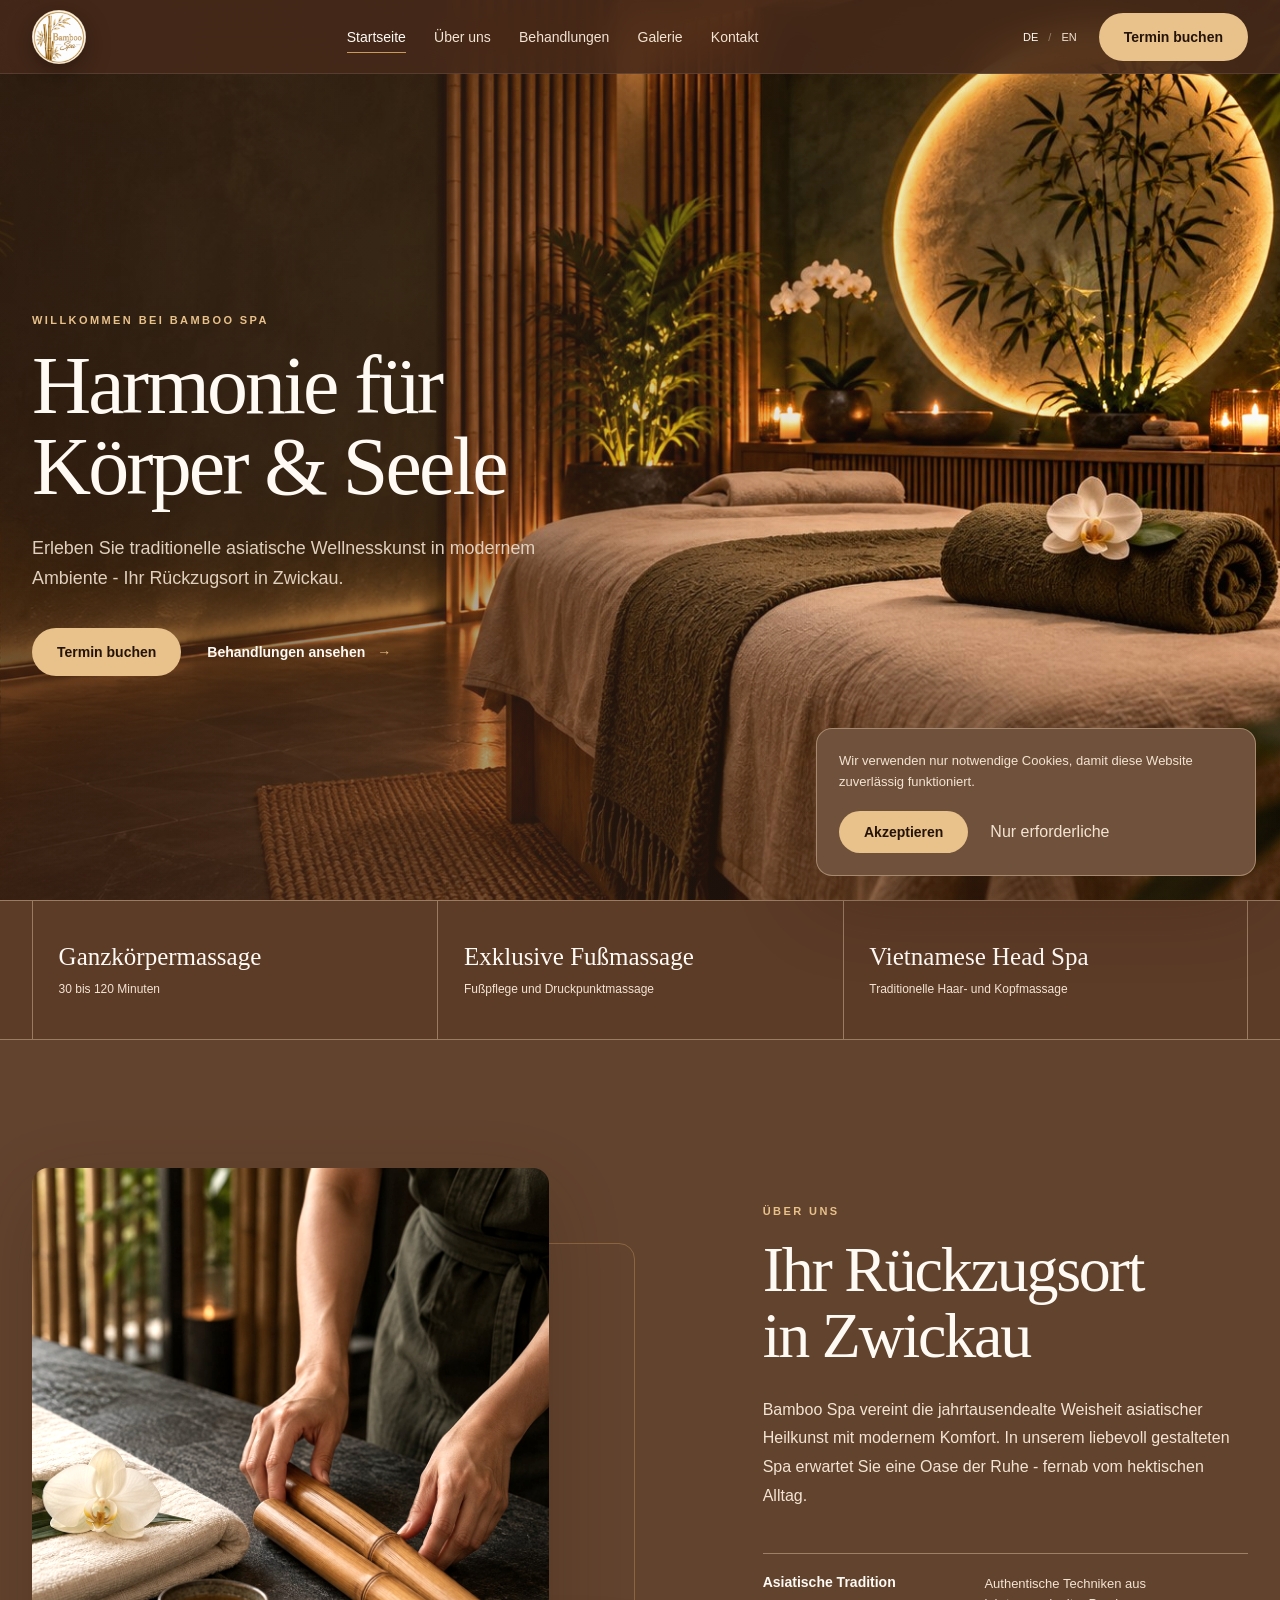
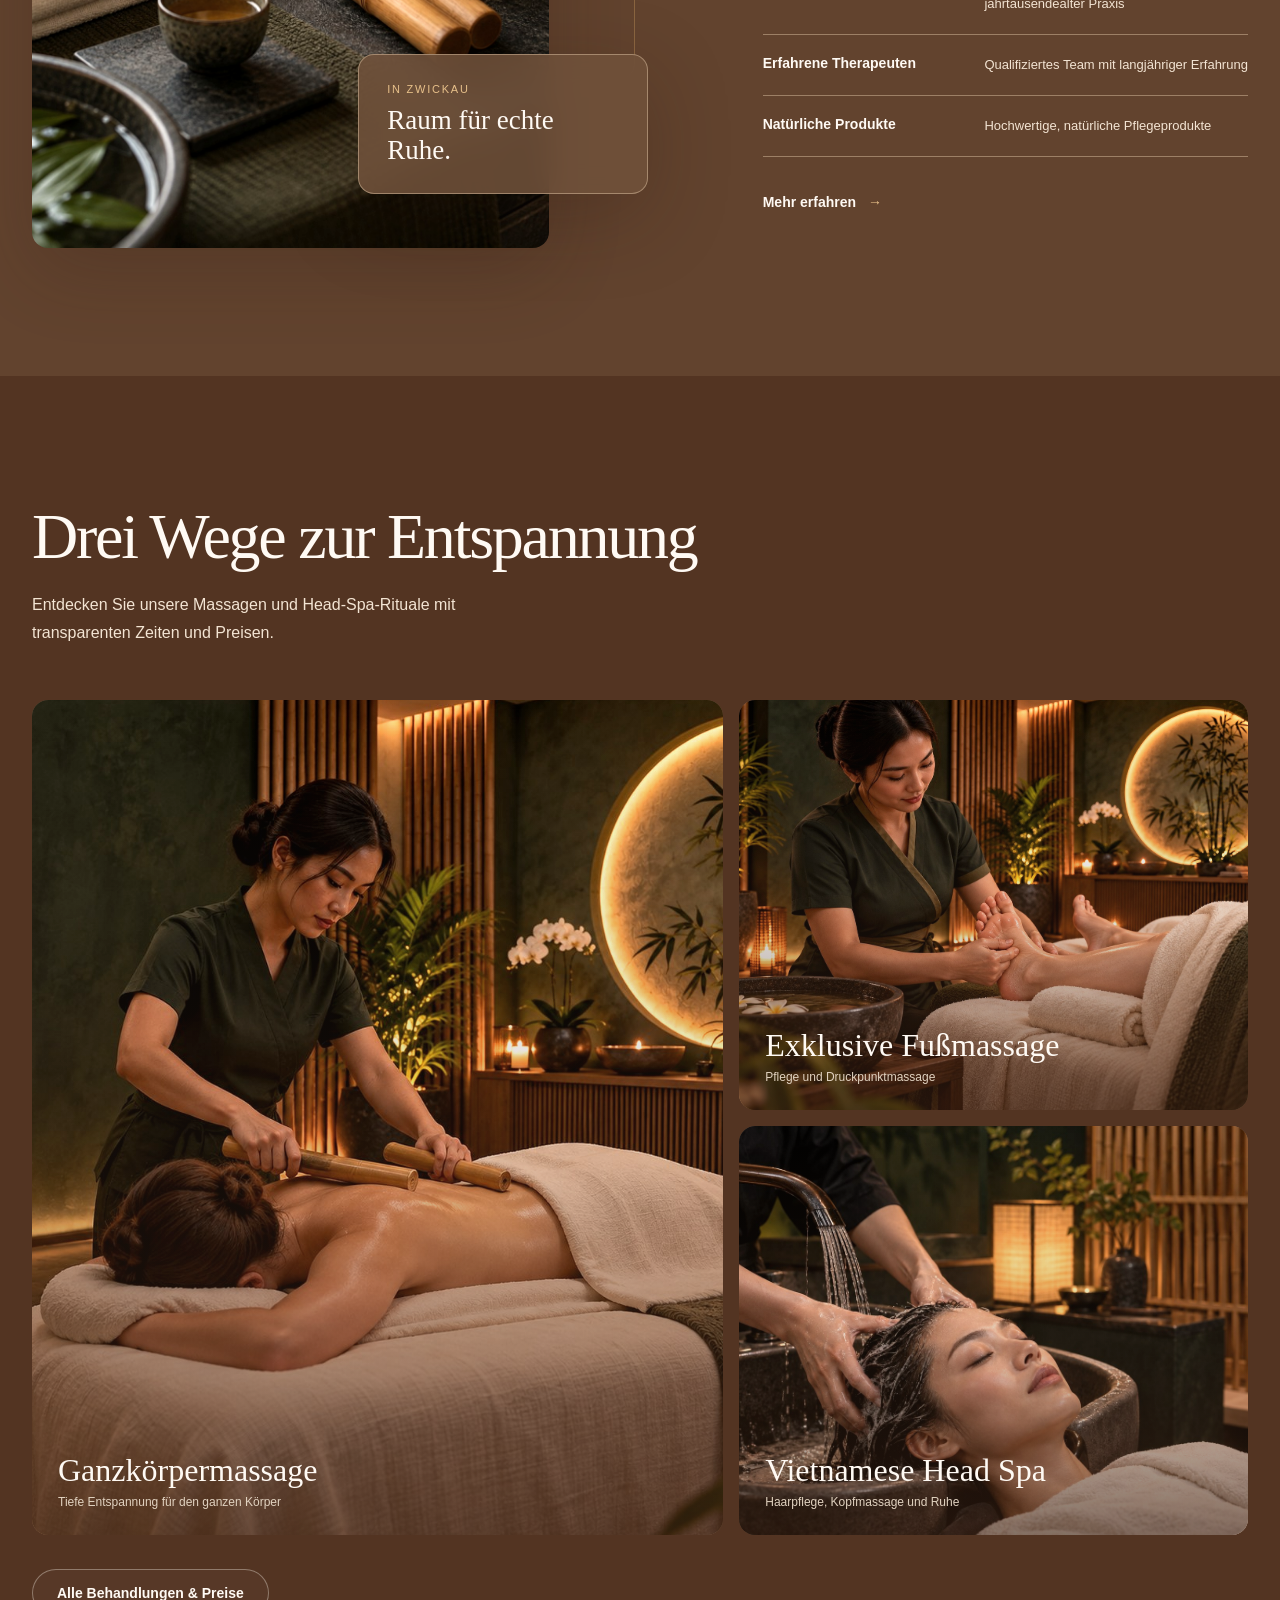
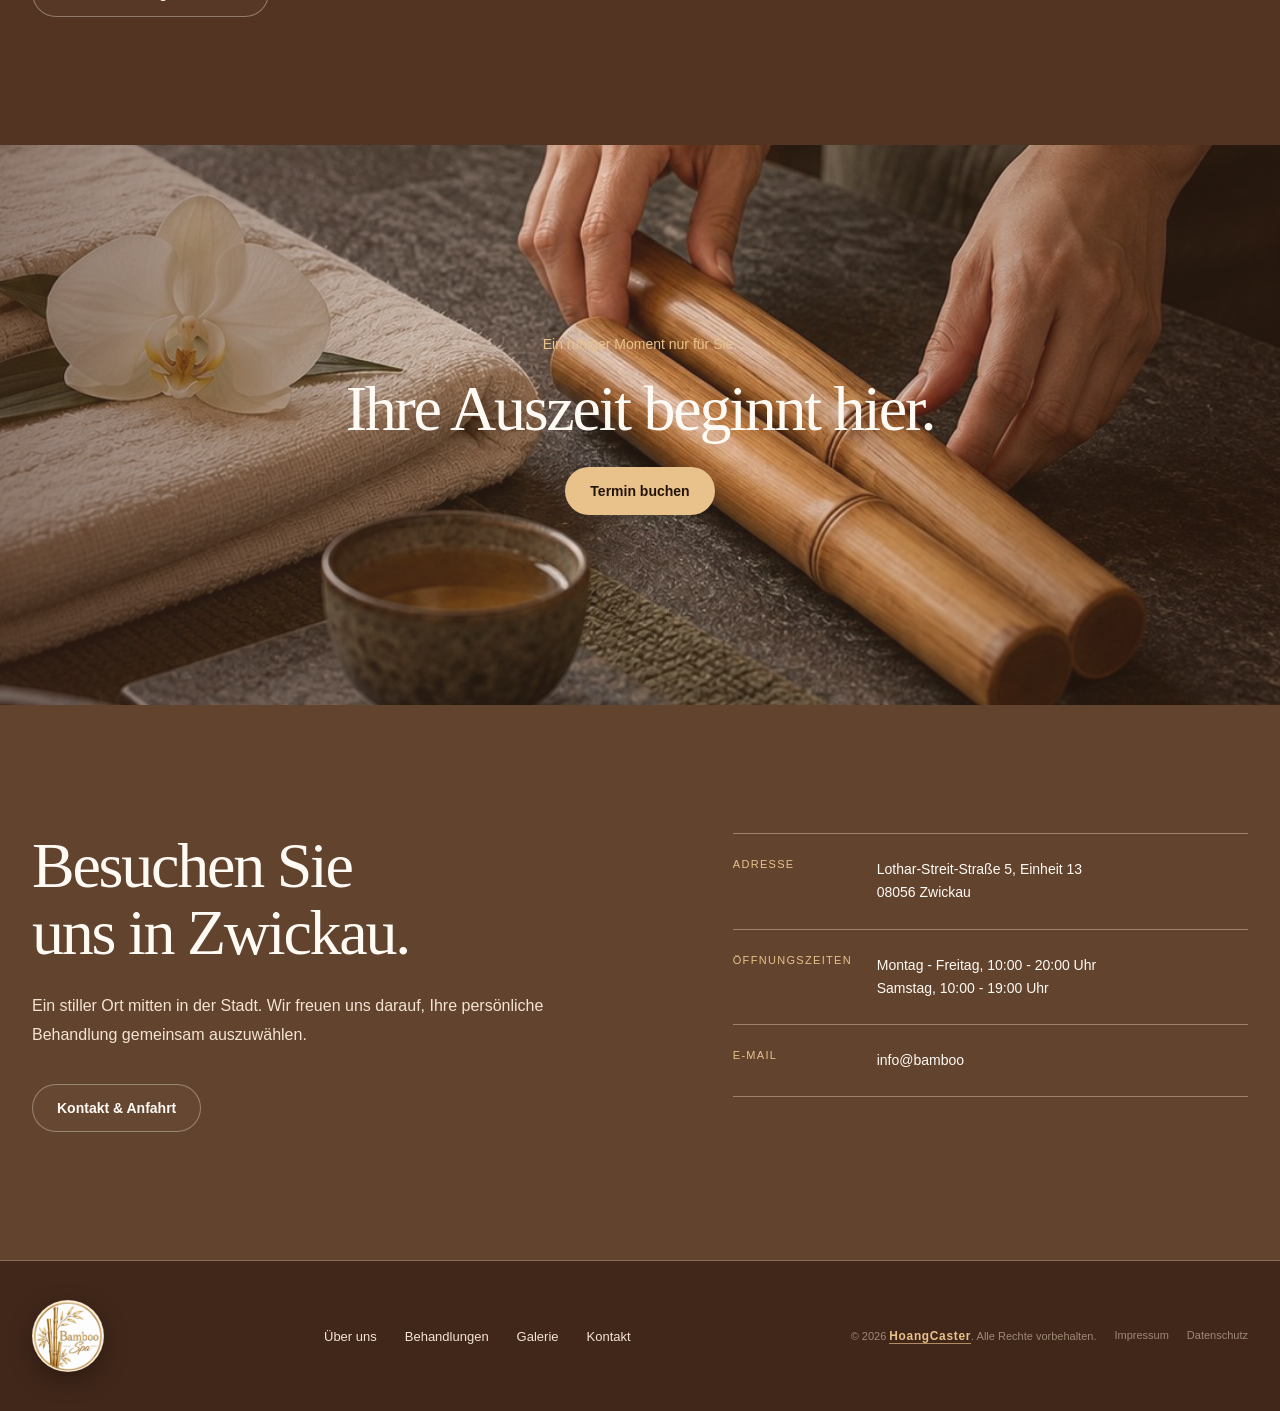
<file: index.html>
<!DOCTYPE html>
<html lang="de">
<head>
  <meta charset="UTF-8">
  <meta name="viewport" content="width=device-width, initial-scale=1.0">
  <meta name="description" content="Bamboo Spa Zwickau - Ganzkörpermassage, exklusive Fußmassage und Vietnamese Head Spa in ruhiger Atmosphäre.">
  <meta name="keywords" content="Bamboo Spa, Zwickau, Ganzkörpermassage, Vietnamese Head Spa, Fußmassage">
  <meta name="author" content="Bamboo Spa">
  <meta name="robots" content="noindex, nofollow">
  <meta property="og:title" content="Bamboo Spa Zwickau | Wellness & Entspannung">
  <meta property="og:description" content="Ihr Rückzugsort für Ganzkörpermassage, exklusive Fußmassage und Vietnamese Head Spa in Zwickau.">
  <meta property="og:type" content="website">
  <meta property="og:image" content="assets/images/generated/bamboo-spa-hero-v2.jpg">
  <title>Bamboo Spa Zwickau | Wellness &amp; Entspannung</title>
  <link rel="icon" type="image/jpeg" href="assets/logo/bamboo-spa-logo.jpg">
  <link rel="preload" as="image" href="assets/images/generated/bamboo-spa-hero-v2.jpg" fetchpriority="high">
  <link rel="stylesheet" href="css/home-v2.css">
</head>
<body class="home-v2">
  <a class="skip-link" href="#main-content">Zum Inhalt springen</a>

  <header class="site-header header" id="header">
    <div class="header-inner">
      <a href="index.html" class="brand" aria-label="Bamboo Spa - Zur Startseite">
        <img class="brand-logo-image" src="assets/logo/bamboo-spa-logo.jpg" alt="Bamboo Spa">
      </a>

      <nav class="primary-nav" aria-label="Hauptnavigation">
        <ul class="nav-menu" id="nav-menu">
          <li><a class="nav-link active" href="index.html" data-i18n="nav.home">Startseite</a></li>
          <li><a class="nav-link" href="about.html" data-i18n="nav.about">Über uns</a></li>
          <li><a class="nav-link" href="treatments.html" data-i18n="nav.services">Behandlungen</a></li>
          <li><a class="nav-link" href="gallery.html" data-i18n="nav.gallery">Galerie</a></li>
          <li><a class="nav-link" href="contact.html" data-i18n="nav.contact">Kontakt</a></li>
        </ul>
      </nav>

      <div class="header-actions">
        <div class="lang-switch" role="group" aria-label="Sprachauswahl">
          <button class="lang-switch__btn lang-switch__btn--active" type="button" data-lang="de" aria-label="Deutsch">DE</button>
          <span aria-hidden="true">/</span>
          <button class="lang-switch__btn" type="button" data-lang="en" aria-label="English">EN</button>
        </div>
        <a class="button button-primary header-booking" href="#" data-booking data-i18n="nav.booking">Termin buchen</a>
        <button class="nav-toggle" id="nav-toggle" type="button" aria-label="Menü öffnen" aria-expanded="false" aria-controls="nav-menu">
          <span></span><span></span><span></span>
        </button>
      </div>
    </div>
  </header>

  <main id="main-content">
    <section class="hero" id="hero" aria-labelledby="hero-title">
      <img class="hero-image" src="assets/images/generated/bamboo-spa-hero-v2.jpg" alt="Eleganter Behandlungsraum im Bamboo Spa mit Bambus, warmem Licht und einer Massageliege" width="1680" height="944" fetchpriority="high">
      <div class="hero-shade" aria-hidden="true"></div>
      <div class="hero-inner">
        <div class="hero-copy">
          <p class="eyebrow" data-i18n="hero.slide1.subtitle">Willkommen bei Bamboo Spa</p>
          <h1 id="hero-title" data-i18n="hero.slide1.title">Harmonie für Körper &amp; Seele</h1>
          <p class="hero-lead" data-i18n="hero.slide1.text">Erleben Sie traditionelle asiatische Wellnesskunst in modernem Ambiente - Ihr Rückzugsort in Zwickau.</p>
          <div class="hero-actions">
            <a class="button button-primary" href="#" data-booking data-i18n="nav.booking">Termin buchen</a>
            <a class="text-link" href="treatments.html"><span data-i18n="home.hero.services">Behandlungen ansehen</span> <span aria-hidden="true">→</span></a>
          </div>
        </div>
      </div>
    </section>

    <section class="service-rail" id="service-bar" aria-label="Unsere Leistungen">
      <div class="service-rail-inner">
        <a class="service-rail-item reveal-item" href="treatments.html#massage">
          <strong data-i18n="servicebar.massage.label">Ganzkörpermassage</strong>
          <span data-i18n="servicebar.massage.desc">30 bis 120 Minuten</span>
        </a>
        <a class="service-rail-item reveal-item" href="treatments.html#fussmassage">
          <strong data-i18n="servicebar.fussmassage.label">Exklusive Fußmassage</strong>
          <span data-i18n="servicebar.fussmassage.desc">Fußpflege und Druckpunktmassage</span>
        </a>
        <a class="service-rail-item reveal-item" href="treatments.html#head-spa">
          <strong data-i18n="servicebar.headspa.label">Vietnamese Head Spa</strong>
          <span data-i18n="servicebar.headspa.desc">Traditionelle Haar- und Kopfmassage</span>
        </a>
      </div>
    </section>

    <section class="about-section" id="about" aria-labelledby="about-title">
      <div class="section-shell about-grid">
        <div class="about-media reveal-item">
          <img src="assets/images/generated/bamboo-ritual-v2.jpg" alt="Bamboo Spa Ritual mit warmen Bambusstäben, Leinentüchern und Orchidee" width="1122" height="1402" loading="lazy">
          <div class="about-media-note">
            <span data-i18n="home.about.location">In Zwickau</span>
            <strong data-i18n="home.about.note">Raum für echte Ruhe.</strong>
          </div>
        </div>

        <div class="about-copy reveal-item">
          <p class="eyebrow" data-i18n="about.subtitle">Über uns</p>
          <h2 id="about-title" data-i18n="about.title">Ihr Rückzugsort in Zwickau</h2>
          <p data-i18n="about.text1">Bamboo Spa vereint die jahrtausendealte Weisheit asiatischer Heilkunst mit modernem Komfort. In unserem liebevoll gestalteten Spa erwartet Sie eine Oase der Ruhe.</p>

          <div class="about-values">
            <div><strong data-i18n="about.feature1.title">Asiatische Tradition</strong><span data-i18n="about.feature1.text">Authentische Techniken aus jahrtausendealter Praxis</span></div>
            <div><strong data-i18n="about.feature2.title">Erfahrene Therapeuten</strong><span data-i18n="about.feature2.text">Qualifiziertes Team mit langjähriger Erfahrung</span></div>
            <div><strong data-i18n="about.feature3.title">Natürliche Produkte</strong><span data-i18n="about.feature3.text">Hochwertige, natürliche Pflegeprodukte</span></div>
          </div>

          <a class="text-link" href="about.html"><span data-i18n="about.btn">Mehr erfahren</span> <span aria-hidden="true">→</span></a>
        </div>
      </div>
    </section>

    <section class="treatments-section" id="treatments" aria-labelledby="treatments-title">
      <div class="section-shell">
        <div class="section-heading-block reveal-item">
          <h2 id="treatments-title" data-i18n="treatments.title">Drei Wege zur Entspannung</h2>
          <p data-i18n="treatments.text">Entdecken Sie unsere Massagen und Head-Spa-Rituale mit transparenten Zeiten und Preisen.</p>
        </div>

        <div class="treatment-mosaic">
          <a class="treatment-tile treatment-tile-large reveal-item" href="treatments.html#massage">
            <img src="assets/images/generated/bamboo-massage-v3.jpg" alt="Entspannende Ganzkörpermassage" width="1122" height="1402">
            <span class="tile-shade" aria-hidden="true"></span>
            <span class="tile-copy"><strong data-i18n="treatments.massage.title">Ganzkörpermassage</strong><small data-i18n="home.tile.massage">Tiefe Entspannung für den ganzen Körper</small></span>
          </a>
          <a class="treatment-tile reveal-item" href="treatments.html#fussmassage">
            <img src="assets/images/generated/foot-reflexology-v3.jpg" alt="Exklusive Fußmassage" width="1122" height="1402">
            <span class="tile-shade" aria-hidden="true"></span>
            <span class="tile-copy"><strong data-i18n="treatments.fussmassage.title">Exklusive Fußmassage</strong><small data-i18n="home.tile.foot">Pflege und Druckpunktmassage</small></span>
          </a>
          <a class="treatment-tile reveal-item" href="treatments.html#head-spa">
            <img src="assets/images/generated/head-spa-treatment-v2.jpg" alt="Vietnamese Head Spa Behandlung" width="1122" height="1402">
            <span class="tile-shade" aria-hidden="true"></span>
            <span class="tile-copy"><strong data-i18n="treatments.headspa.title">Vietnamese Head Spa</strong><small data-i18n="home.tile.headspa">Haarpflege, Kopfmassage und Ruhe</small></span>
          </a>
        </div>

        <a class="button button-outline treatments-link" href="treatments.html" data-i18n="home.treatments.all">Alle Behandlungen &amp; Preise</a>
      </div>
    </section>

    <section class="booking-section" aria-labelledby="booking-title">
      <div class="booking-backdrop" aria-hidden="true"></div>
      <div class="booking-inner reveal-item">
        <p data-i18n="home.booking.kicker">Ein ruhiger Moment nur für Sie.</p>
        <h2 id="booking-title" data-i18n="home.booking.title">Ihre Auszeit beginnt hier.</h2>
        <a class="button button-primary" href="#" data-booking data-i18n="nav.booking">Termin buchen</a>
      </div>
    </section>

    <section class="visit-section" id="contact" aria-labelledby="visit-title">
      <div class="section-shell visit-grid">
        <div class="visit-intro reveal-item">
          <h2 id="visit-title" data-i18n="home.visit.title">Besuchen Sie uns in Zwickau.</h2>
          <p data-i18n="home.visit.text">Ein stiller Ort mitten in der Stadt. Wir freuen uns darauf, Ihre persönliche Behandlung gemeinsam auszuwählen.</p>
          <a class="button button-outline" href="contact.html" data-i18n="home.visit.cta">Kontakt &amp; Anfahrt</a>
        </div>

        <div class="visit-details reveal-item">
          <div><span data-i18n="home.visit.address">Adresse</span><strong>Lothar-Streit-Straße 5, Einheit 13<br>08056 Zwickau</strong></div>
          <div><span data-i18n="home.visit.hours">Öffnungszeiten</span><strong data-i18n-html="home.visit.hoursValue">Montag - Freitag, 10:00 - 20:00 Uhr<br>Samstag, 10:00 - 19:00 Uhr</strong></div>
          <div><span data-i18n="home.visit.email">E-Mail</span><strong><a href="mailto:info@bamboo">info@bamboo</a></strong></div>
        </div>
      </div>
    </section>
  </main>

  <footer class="site-footer">
    <div class="footer-inner">
      <a href="index.html" class="footer-brand" aria-label="Bamboo Spa - Zur Startseite">
        <img class="footer-logo-image" src="assets/logo/bamboo-spa-logo.jpg" alt="Bamboo Spa">
      </a>
      <nav class="footer-nav" aria-label="Navigation im Fußbereich">
        <a href="about.html" data-i18n="nav.about">Über uns</a>
        <a href="treatments.html" data-i18n="nav.services">Behandlungen</a>
        <a href="gallery.html" data-i18n="nav.gallery">Galerie</a>
        <a href="contact.html" data-i18n="nav.contact">Kontakt</a>
      </nav>
      <div class="footer-legal">
        <span>&copy; 2026 <span class="footer-credit-brand">HoangCaster</span>. Alle Rechte vorbehalten.</span>
        <a href="#">Impressum</a>
        <a href="#">Datenschutz</a>
      </div>
    </div>
  </footer>

  <div class="nav-overlay" aria-hidden="true"></div>
  <div class="cookie-banner" id="cookie-banner" role="dialog" aria-label="Cookie-Hinweis" aria-describedby="cookie-text" hidden>
    <p id="cookie-text" data-i18n="home.cookie.text">Wir verwenden nur notwendige Cookies, damit diese Website zuverlässig funktioniert.</p>
    <div><button class="button button-primary" type="button" id="cookie-accept" data-i18n="cookie.accept">Akzeptieren</button><button class="cookie-decline" type="button" id="cookie-decline" data-i18n="home.cookie.essential">Nur erforderliche</button></div>
  </div>
  <div class="booking-toast" id="booking-toast" role="status" aria-live="polite" hidden>
    <span data-i18n="home.toast">Die Online-Terminbuchung ist bald verfügbar.</span>
    <button type="button" aria-label="Hinweis schließen">×</button>
  </div>

  <script src="js/translations.js"></script>
  <script src="js/home-v2.js"></script>
</body>
</html>
</file>
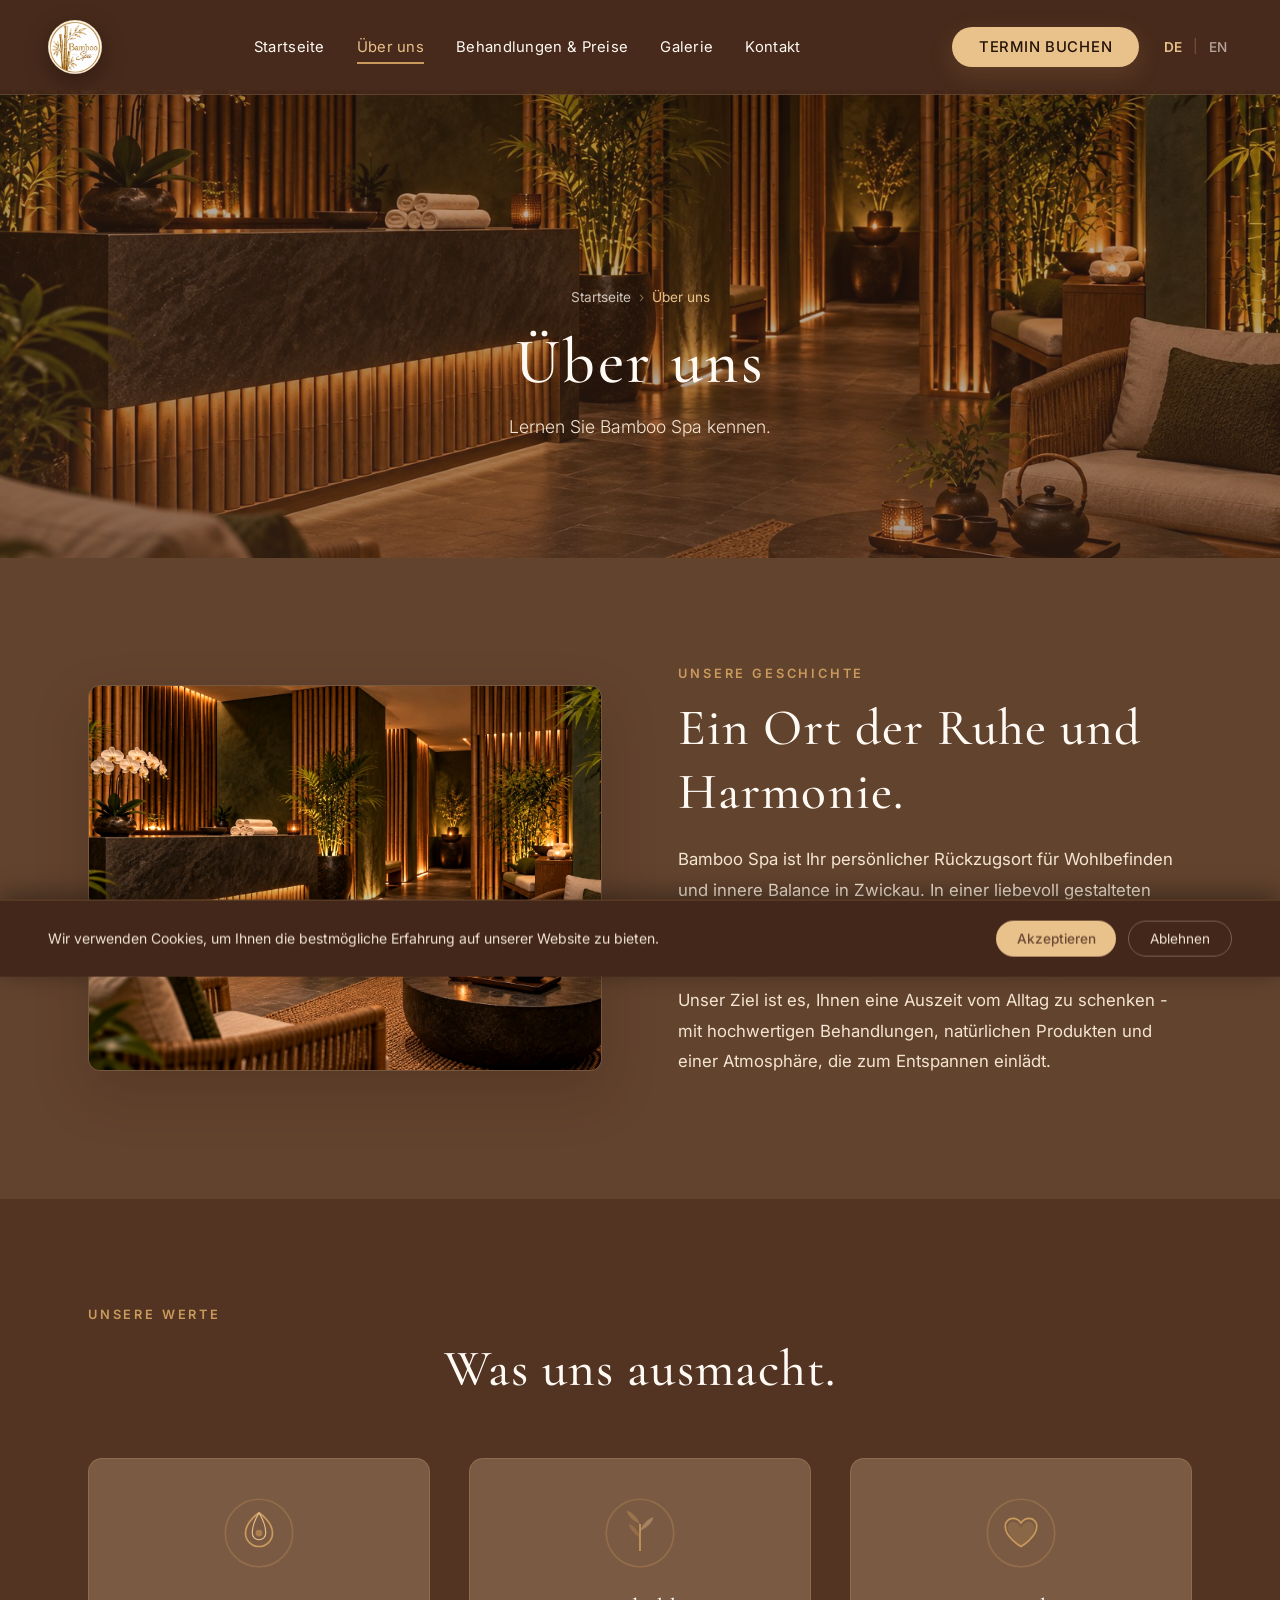
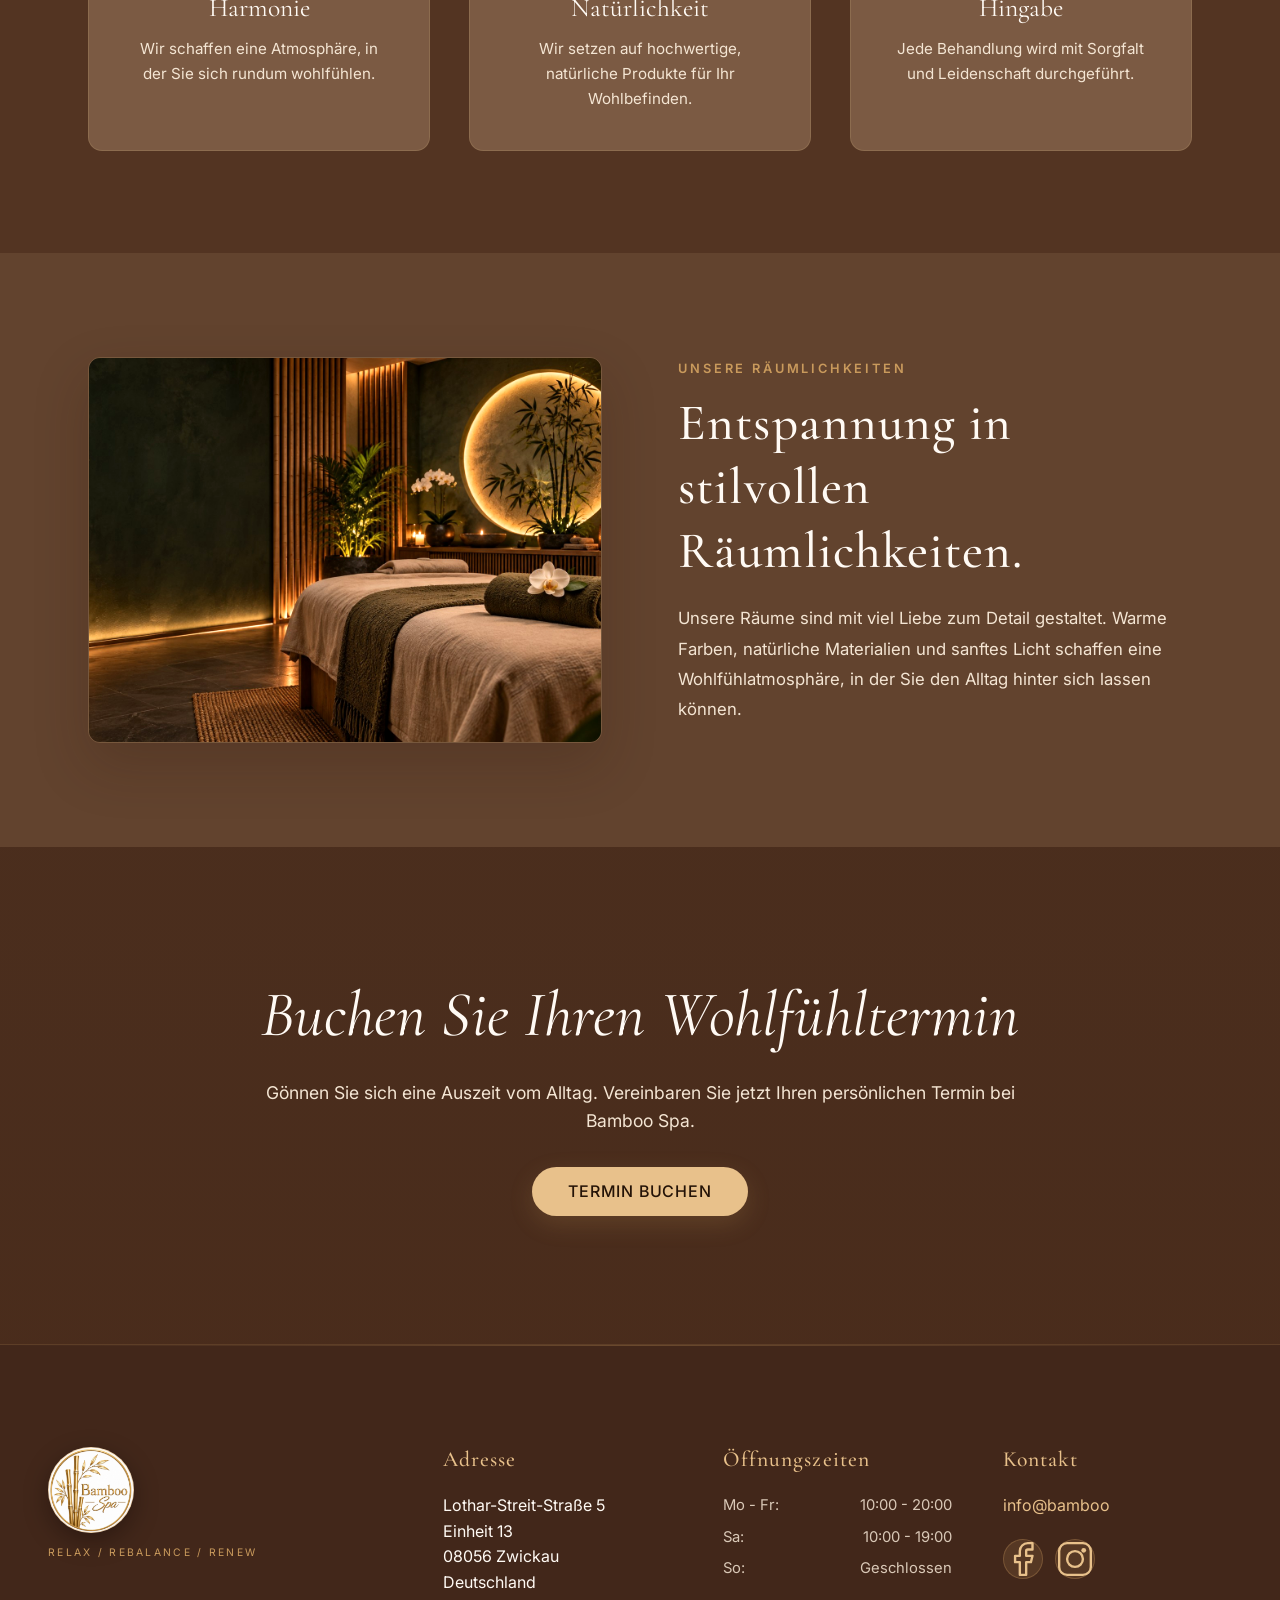
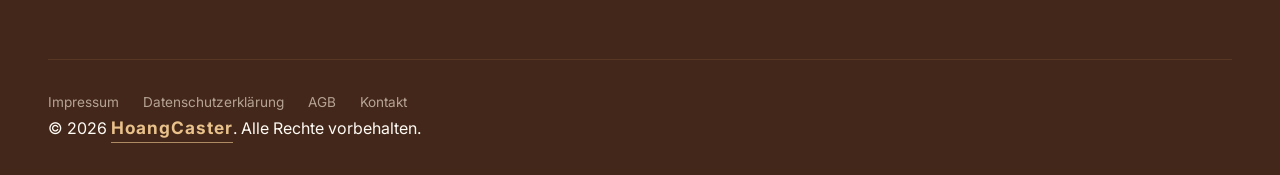
<file: about.html>
<!DOCTYPE html>
<html lang="de">
<head>
    <meta charset="UTF-8">
    <meta name="viewport" content="width=device-width, initial-scale=1.0">
    <meta name="robots" content="noindex, nofollow">
    <link rel="icon" type="image/jpeg" href="assets/logo/bamboo-spa-logo.jpg">
    <title>Über uns | Bamboo Spa Zwickau</title>
    <meta name="description" content="Erfahren Sie mehr über Bamboo Spa in Zwickau - Ihr Ort für Entspannung und Wohlbefinden.">

    <!-- Google Fonts -->
    <link rel="preconnect" href="https://fonts.googleapis.com">
    <link rel="preconnect" href="https://fonts.gstatic.com" crossorigin>
    <link href="https://fonts.googleapis.com/css2?family=Cormorant+Garamond:ital,wght@0,300;0,400;0,500;0,600;0,700;1,300;1,400;1,500;1,600;1,700&family=Inter:wght@300;400;500;600;700&display=swap" rel="stylesheet">

    <!-- Stylesheets -->
    <link rel="stylesheet" href="css/style.css">
    <link rel="stylesheet" href="css/animations.css">
    <link rel="stylesheet" href="css/responsive.css">
    <link rel="stylesheet" href="css/unified-theme.css">
</head>
<body>

    <!-- =====================================================
         PRELOADER
    ====================================================== -->
    <div class="preloader" id="preloader">
        <div class="preloader-inner">
            <img class="preloader-logo" src="assets/logo/bamboo-spa-logo.jpg" alt="">
            <div class="preloader-text">BAMBOO SPA</div>
        </div>
    </div>

    <!-- =====================================================
         COOKIE BANNER
    ====================================================== -->
    <div class="cookie-banner" id="cookieBanner">
        <div class="cookie-content">
            <p data-i18n="cookie_text">Wir verwenden Cookies, um Ihnen die bestmögliche Erfahrung auf unserer Website zu bieten.</p>
            <div class="cookie-actions">
                <button class="cookie-btn cookie-btn-accept" id="cookieAccept" data-i18n="cookie_accept">Akzeptieren</button>
                <button class="cookie-btn cookie-btn-decline" id="cookieDecline" data-i18n="cookie_decline">Ablehnen</button>
            </div>
        </div>
    </div>

    <!-- =====================================================
         HEADER / NAVIGATION
    ====================================================== -->
    <header class="header" id="header">
        <nav class="navbar" id="navbar">
            <div class="nav-container">
                <!-- Logo -->
                <a href="index.html" class="nav-logo" aria-label="Bamboo Spa - Zur Startseite">
                    <img class="brand-logo-image" src="assets/logo/bamboo-spa-logo.jpg" alt="Bamboo Spa">
                </a>

                <!-- Navigation Menu -->
                <ul class="nav-menu" id="navMenu">
                    <li><a href="index.html" class="nav-link" data-i18n="nav_home">Startseite</a></li>
                    <li><a href="about.html" class="nav-link active" data-i18n="nav_about">Über uns</a></li>
                    <li><a href="treatments.html" class="nav-link" data-i18n="nav_treatments">Behandlungen & Preise</a></li>
                    <li><a href="gallery.html" class="nav-link" data-i18n="nav_gallery">Galerie</a></li>
                    <li><a href="contact.html" class="nav-link" data-i18n="nav_contact">Kontakt</a></li>
                </ul>

                <!-- Nav Actions -->
                <div class="nav-actions">
                    <a href="#" class="btn btn-primary nav-cta" data-booking-url data-i18n="nav_booking">Termin buchen</a>
                    <div class="lang-switcher">
                        <button class="lang-btn active" data-lang="de">DE</button>
                        <span class="lang-divider">|</span>
                        <button class="lang-btn" data-lang="en">EN</button>
                    </div>
                </div>

                <!-- Mobile Toggle -->
                <button class="nav-toggle" id="navToggle" aria-label="Menü öffnen">
                    <span></span>
                    <span></span>
                    <span></span>
                </button>
            </div>
        </nav>
    </header>

    <!-- =====================================================
         MAIN CONTENT
    ====================================================== -->
    <main>

        <!-- =====================================================
             PAGE HERO
        ====================================================== -->
        <section class="page-hero" style="background-image: url('assets/images/generated/spa-reception-v3.jpg');">
            <div class="page-hero-overlay"></div>
            <div class="page-hero-content">
                <!-- Breadcrumb -->
                <nav class="breadcrumb" aria-label="Brotkrümelnavigation">
                    <a href="index.html" data-i18n="nav_home">Startseite</a>
                    <span class="breadcrumb-separator">›</span>
                    <span data-i18n="nav_about">Über uns</span>
                </nav>
                <h1 class="page-hero-title" data-i18n="about_hero_title">Über uns</h1>
                <p class="page-hero-subtitle" data-i18n="about_hero_subtitle">Lernen Sie Bamboo Spa kennen.</p>
            </div>
        </section>

        <!-- =====================================================
             ABOUT DETAIL SECTION
        ====================================================== -->
        <section class="section section-cream">
            <div class="container">
                <div class="about-detail reveal">
                    <div class="about-detail-image">
                        <img src="assets/images/generated/spa-reception-v3.jpg"
                             alt="Bamboo Spa Interieur - Eleganter Empfangsbereich"
                             loading="lazy">
                    </div>
                    <div class="about-detail-content">
                        <span class="section-eyebrow" data-i18n="about_story_eyebrow">UNSERE GESCHICHTE</span>
                        <h2 class="section-title" data-i18n="about_story_title">Ein Ort der Ruhe und Harmonie.</h2>
                        <p data-i18n="about_story_text1">Bamboo Spa ist Ihr persönlicher Rückzugsort für Wohlbefinden und innere Balance in Zwickau. In einer liebevoll gestalteten Atmosphäre, inspiriert von asiatischer Wellness-Tradition, bieten wir Ihnen wohltuende Anwendungen für Körper und Seele.</p>
                        <p data-i18n="about_story_text2">Unser Ziel ist es, Ihnen eine Auszeit vom Alltag zu schenken - mit hochwertigen Behandlungen, natürlichen Produkten und einer Atmosphäre, die zum Entspannen einlädt.</p>
                    </div>
                </div>
            </div>
        </section>

        <!-- =====================================================
             PHILOSOPHY SECTION
        ====================================================== -->
        <section class="section section-soft-white">
            <div class="container">
                <div class="philosophy-header reveal">
                    <span class="section-eyebrow" data-i18n="about_philosophy_eyebrow">UNSERE WERTE</span>
                    <h2 class="section-title section-title-center" data-i18n="about_philosophy_title">Was uns ausmacht.</h2>
                </div>
                <div class="philosophy-grid reveal">
                    <!-- Value 1: Harmonie -->
                    <div class="philosophy-card">
                        <div class="philosophy-icon">
                            <svg viewBox="0 0 64 64" fill="none" xmlns="http://www.w3.org/2000/svg" aria-hidden="true">
                                <circle cx="32" cy="32" r="30" stroke="#C99A5C" stroke-width="1.5" fill="none" opacity="0.3"/>
                                <path d="M32 14 C32 14 20 22 20 32 C20 38.627 25.373 44 32 44 C38.627 44 44 38.627 44 32 C44 22 32 14 32 14Z" fill="none" stroke="#C99A5C" stroke-width="1.5"/>
                                <path d="M32 14 C32 14 26 24 26 32 C26 35.314 28.686 38 32 38" fill="none" stroke="#E8C18B" stroke-width="1"/>
                                <path d="M32 14 C32 14 38 24 38 32 C38 35.314 35.314 38 32 38" fill="none" stroke="#E8C18B" stroke-width="1"/>
                                <circle cx="32" cy="32" r="3" fill="#C99A5C" opacity="0.6"/>
                            </svg>
                        </div>
                        <h3 class="philosophy-title" data-i18n="about_value1_title">Harmonie</h3>
                        <p class="philosophy-text" data-i18n="about_value1_text">Wir schaffen eine Atmosphäre, in der Sie sich rundum wohlfühlen.</p>
                    </div>
                    <!-- Value 2: Natürlichkeit -->
                    <div class="philosophy-card">
                        <div class="philosophy-icon">
                            <svg viewBox="0 0 64 64" fill="none" xmlns="http://www.w3.org/2000/svg" aria-hidden="true">
                                <circle cx="32" cy="32" r="30" stroke="#C99A5C" stroke-width="1.5" fill="none" opacity="0.3"/>
                                <path d="M32 48 L32 24" stroke="#C99A5C" stroke-width="1.5"/>
                                <path d="M32 24 C32 24 22 20 20 12 C20 12 28 14 32 24Z" fill="#C99A5C" opacity="0.4"/>
                                <path d="M32 30 C32 30 42 26 44 18 C44 18 36 20 32 30Z" fill="#E8C18B" opacity="0.4"/>
                                <path d="M32 36 C32 36 24 32 22 24 C22 24 30 26 32 36Z" fill="#C99A5C" opacity="0.3"/>
                            </svg>
                        </div>
                        <h3 class="philosophy-title" data-i18n="about_value2_title">Natürlichkeit</h3>
                        <p class="philosophy-text" data-i18n="about_value2_text">Wir setzen auf hochwertige, natürliche Produkte für Ihr Wohlbefinden.</p>
                    </div>
                    <!-- Value 3: Hingabe -->
                    <div class="philosophy-card">
                        <div class="philosophy-icon">
                            <svg viewBox="0 0 64 64" fill="none" xmlns="http://www.w3.org/2000/svg" aria-hidden="true">
                                <circle cx="32" cy="32" r="30" stroke="#C99A5C" stroke-width="1.5" fill="none" opacity="0.3"/>
                                <path d="M32 44 C32 44 18 36 18 26 C18 22 21 19 25 19 C28 19 30.5 21 32 23 C33.5 21 36 19 39 19 C43 19 46 22 46 26 C46 36 32 44 32 44Z" fill="none" stroke="#C99A5C" stroke-width="1.5"/>
                                <path d="M32 44 C32 44 22 37 20 28 C20 25 22 22 25 22 C27.5 22 30 24 32 27 C34 24 36.5 22 39 22 C42 22 44 25 44 28 C44 37 32 44 32 44Z" fill="#C99A5C" opacity="0.2"/>
                            </svg>
                        </div>
                        <h3 class="philosophy-title" data-i18n="about_value3_title">Hingabe</h3>
                        <p class="philosophy-text" data-i18n="about_value3_text">Jede Behandlung wird mit Sorgfalt und Leidenschaft durchgeführt.</p>
                    </div>
                </div>
            </div>
        </section>

        <!-- =====================================================
             AMBIANCE SECTION
        ====================================================== -->
        <section class="section section-cream">
            <div class="container">
                <div class="about-detail about-detail-reversed reveal">
                    <div class="about-detail-content">
                        <span class="section-eyebrow" data-i18n="about_ambiance_eyebrow">UNSERE RÄUMLICHKEITEN</span>
                        <h2 class="section-title" data-i18n="about_ambiance_title">Entspannung in stilvollen Räumlichkeiten.</h2>
                        <p data-i18n="about_ambiance_text">Unsere Räume sind mit viel Liebe zum Detail gestaltet. Warme Farben, natürliche Materialien und sanftes Licht schaffen eine Wohlfühlatmosphäre, in der Sie den Alltag hinter sich lassen können.</p>
                    </div>
                    <div class="about-detail-image">
                        <img src="assets/images/generated/bamboo-spa-hero-v2.jpg"
                             alt="Bamboo Spa - Stilvoller Behandlungsraum mit warmem Licht"
                             loading="lazy">
                    </div>
                </div>
            </div>
        </section>

        <!-- =====================================================
             BOOKING BANNER
        ====================================================== -->
        <section class="booking-banner" style="background-image: url('assets/images/generated/spa-products-tea-v3.jpg');">
            <div class="booking-banner-overlay"></div>
            <div class="booking-banner-content reveal">
                <h2 class="booking-banner-title" data-i18n="booking_title">Ihre Auszeit beginnt hier.</h2>
                <p class="booking-banner-text" data-i18n="booking_text">Gönnen Sie sich eine wohlverdiente Pause und lassen Sie sich von uns verwöhnen.</p>
                <a href="#" class="btn btn-primary btn-lg" data-booking-url data-i18n="nav_booking">Termin buchen</a>
            </div>
        </section>

    </main>

    <!-- =====================================================
         FOOTER
    ====================================================== -->
    <footer class="footer">
        <div class="footer-container">
            <div class="footer-grid">
                <!-- Column 1: Logo & Tagline -->
                <div class="footer-col">
                    <a href="index.html" class="footer-logo" aria-label="Bamboo Spa - Zur Startseite">
                        <img class="footer-logo-image" src="assets/logo/bamboo-spa-logo.jpg" alt="Bamboo Spa">
                    </a>
                    <p class="footer-tagline">RELAX / REBALANCE / RENEW</p>
                </div>

                <!-- Column 2: Address -->
                <div class="footer-col">
                    <h4 data-i18n="footer_address_title">Adresse</h4>
                    <p>
                        Lothar-Streit-Straße 5<br>
                        Einheit 13<br>
                        08056 Zwickau<br>
                        Deutschland
                    </p>
                </div>

                <!-- Column 3: Opening Hours -->
                <div class="footer-col">
                    <h4 data-i18n="footer_hours_title">Öffnungszeiten</h4>
                    <ul class="footer-hours">
                        <li><span data-i18n="footer_hours_mf">Mo - Fr:</span> 10:00 - 20:00</li>
                        <li><span data-i18n="footer_hours_sa">Sa:</span> 10:00 - 19:00</li>
                        <li><span data-i18n="footer_hours_su">So:</span> <span data-i18n="footer_hours_closed">Geschlossen</span></li>
                    </ul>
                </div>

                <!-- Column 4: Contact & Social -->
                <div class="footer-col">
                    <h4 data-i18n="footer_contact_title">Kontakt</h4>
                    <p>
                        <a href="mailto:info@bamboo" class="footer-email">info@bamboo</a>
                    </p>
                    <div class="footer-social">
                        <a href="#" class="footer-social-link" aria-label="Facebook" target="_blank" rel="noopener noreferrer">
                            <svg viewBox="0 0 24 24" fill="none" xmlns="http://www.w3.org/2000/svg" aria-hidden="true">
                                <path d="M18 2h-3a5 5 0 00-5 5v3H7v4h3v8h4v-8h3l1-4h-4V7a1 1 0 011-1h3z" stroke="currentColor" stroke-width="1.5" stroke-linecap="round" stroke-linejoin="round"/>
                            </svg>
                        </a>
                        <a href="#" class="footer-social-link" aria-label="Instagram" target="_blank" rel="noopener noreferrer">
                            <svg viewBox="0 0 24 24" fill="none" xmlns="http://www.w3.org/2000/svg" aria-hidden="true">
                                <rect x="2" y="2" width="20" height="20" rx="5" stroke="currentColor" stroke-width="1.5"/>
                                <circle cx="12" cy="12" r="5" stroke="currentColor" stroke-width="1.5"/>
                                <circle cx="17.5" cy="6.5" r="1.5" fill="currentColor"/>
                            </svg>
                        </a>
                    </div>
                </div>
            </div>

            <!-- Footer Bottom -->
            <div class="footer-bottom">
                <div class="footer-legal">
                    <a href="#" data-i18n="footer_imprint">Impressum</a>
                    <a href="#" data-i18n="footer_privacy">Datenschutzerklärung</a>
                    <a href="#" data-i18n="footer_terms">AGB</a>
                    <a href="contact.html" data-i18n="nav_contact">Kontakt</a>
                </div>
                <p>&copy; 2026 <span class="footer-credit-brand">HoangCaster</span>. <span data-i18n="footer_rights">Alle Rechte vorbehalten.</span></p>
            </div>
        </div>
    </footer>

    <!-- =====================================================
         SCROLL TO TOP
    ====================================================== -->
    <button class="scroll-top" id="scrollTop" aria-label="Nach oben scrollen">
        <svg viewBox="0 0 24 24" fill="none" xmlns="http://www.w3.org/2000/svg" aria-hidden="true">
            <path d="M18 15l-6-6-6 6" stroke="currentColor" stroke-width="2" stroke-linecap="round" stroke-linejoin="round"/>
        </svg>
    </button>

    <!-- =====================================================
         SCRIPTS
    ====================================================== -->
    <script src="js/translations.js"></script>
    <script src="js/animations.js"></script>
    <script src="js/gallery.js"></script>
    <script src="js/main.js"></script>

</body>
</html>
</file>
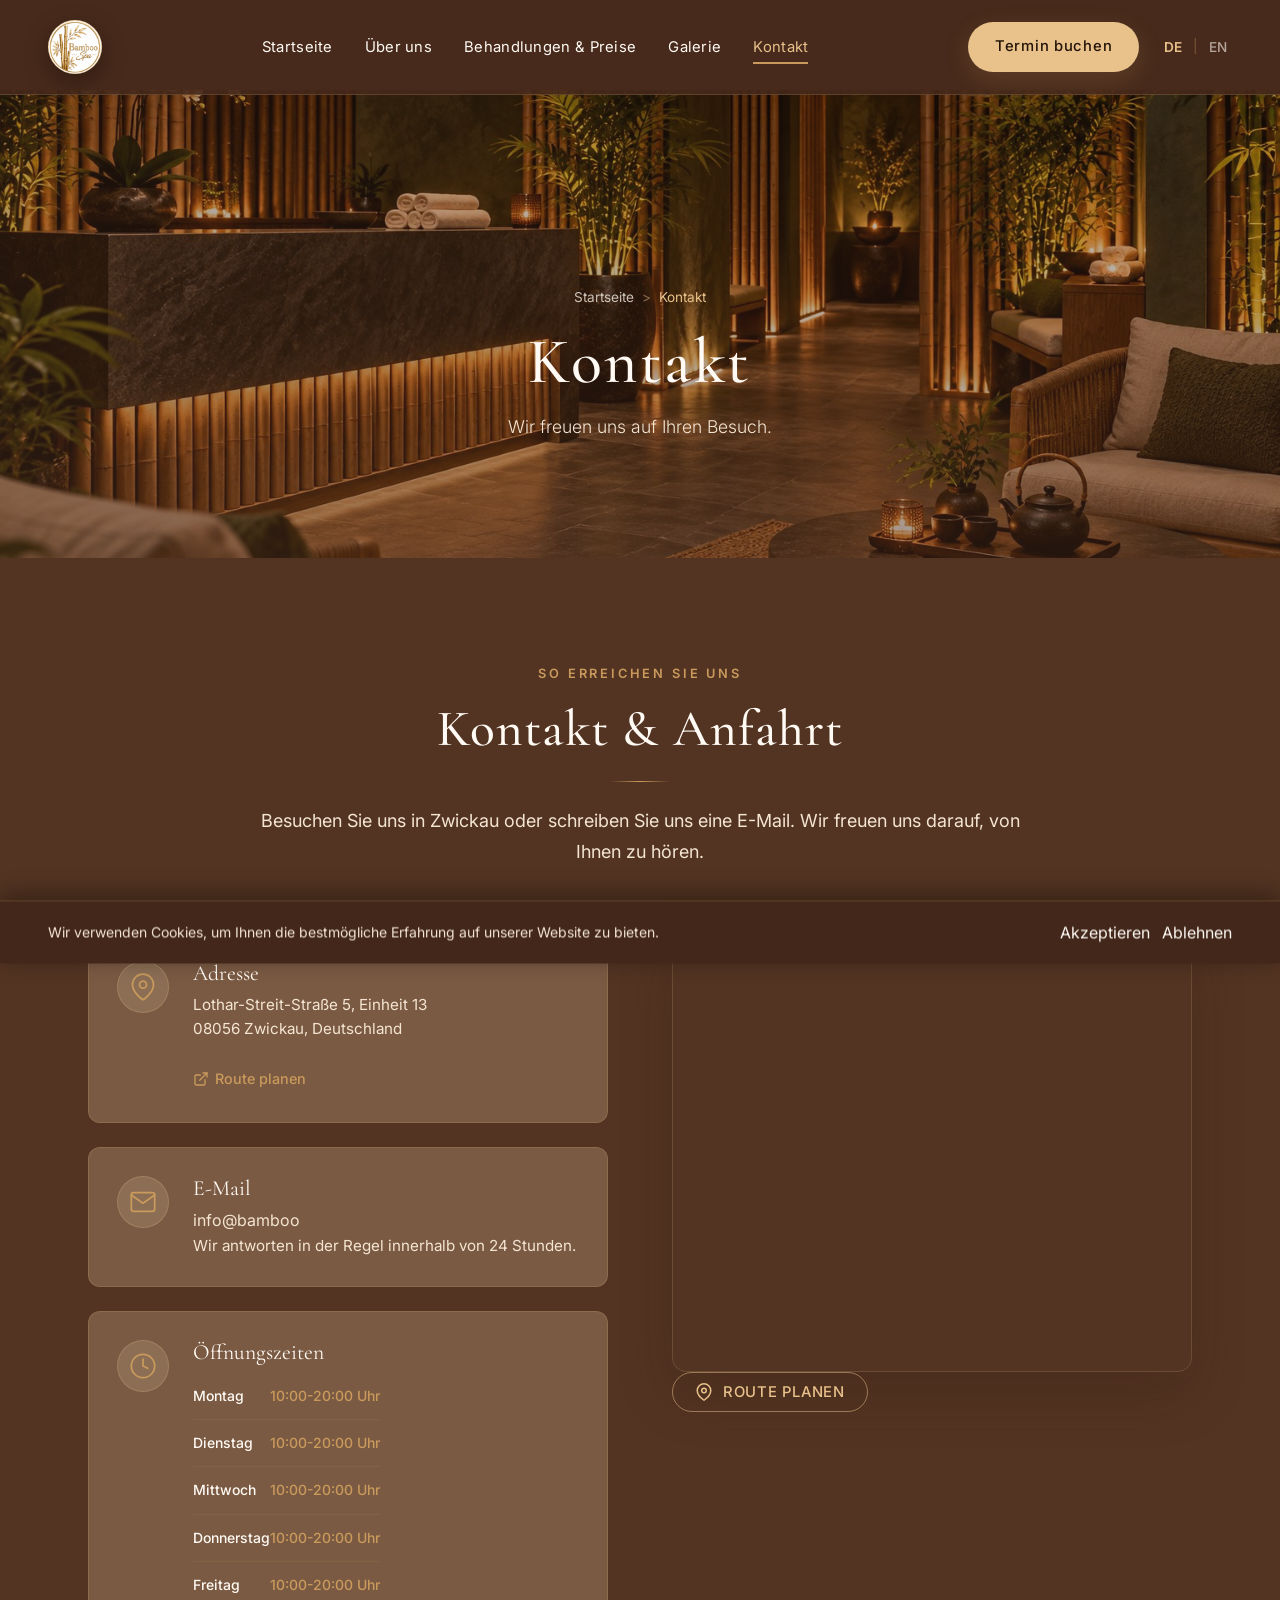
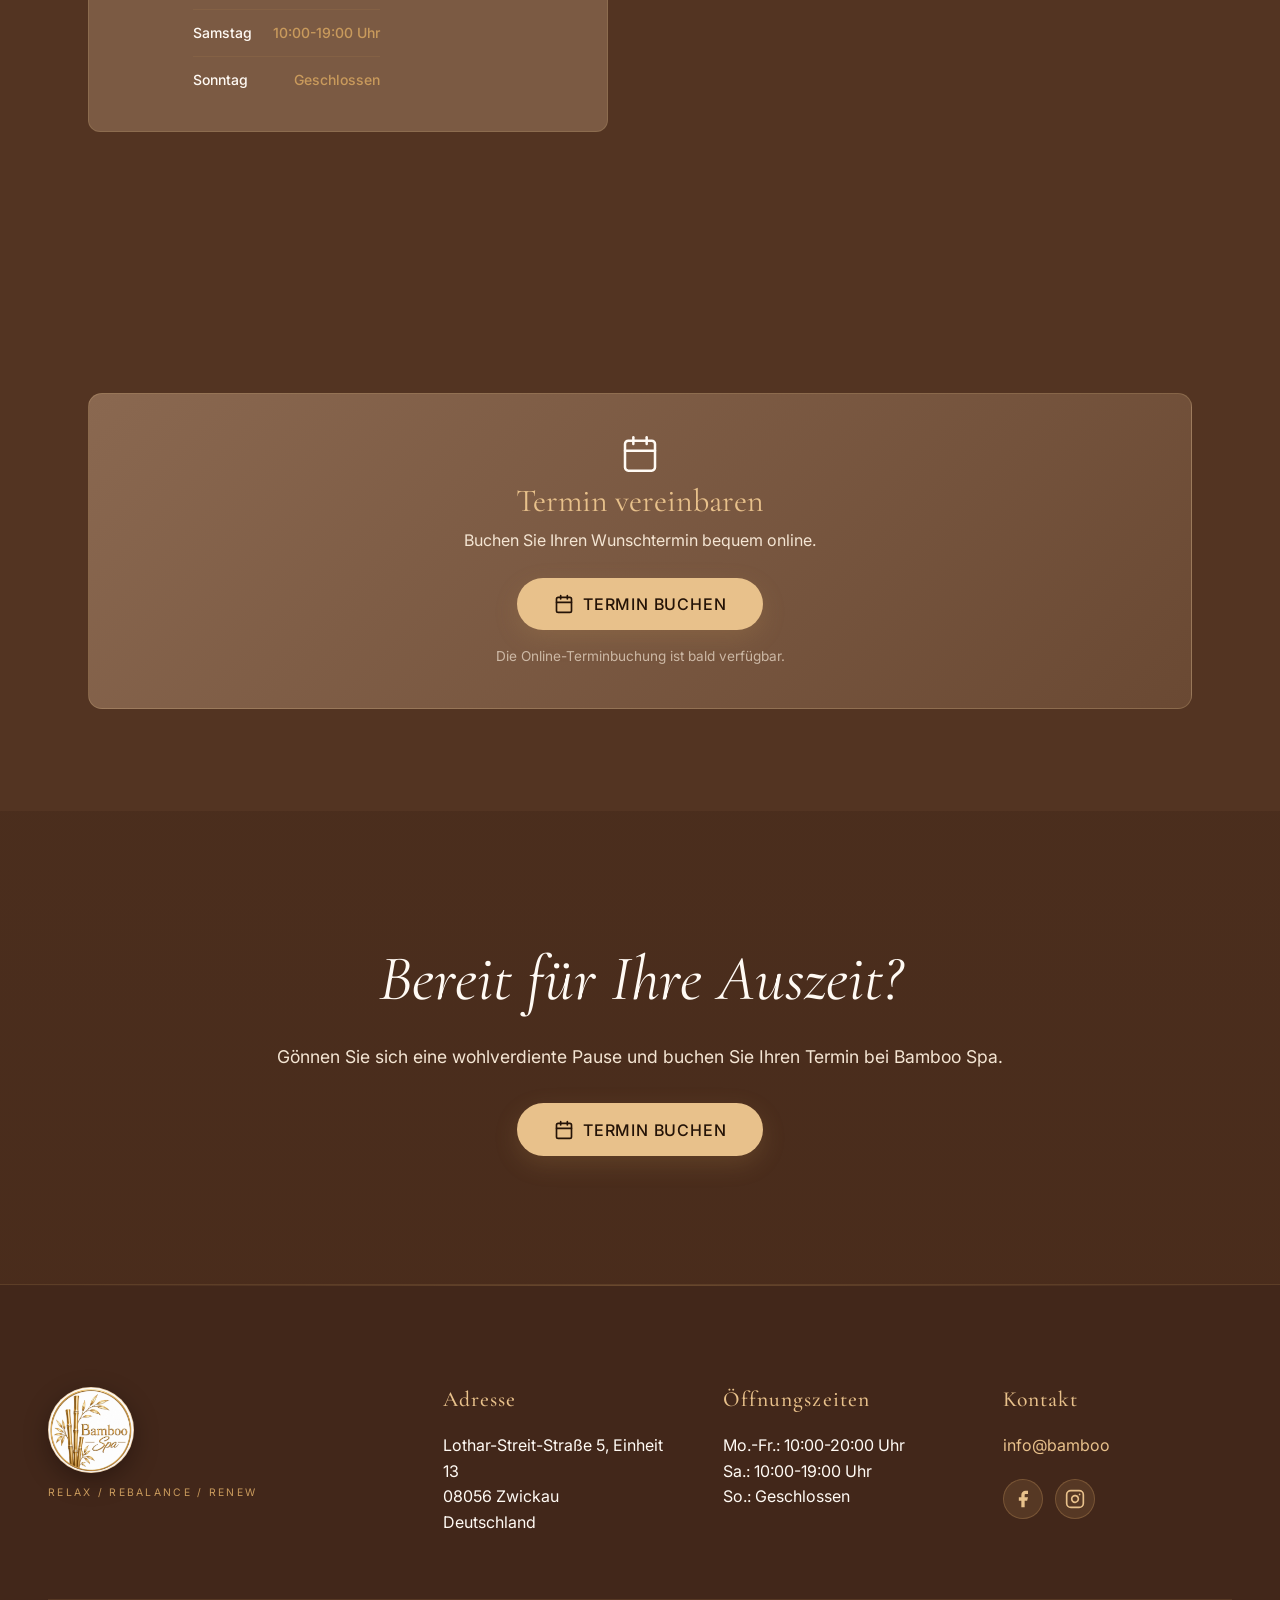
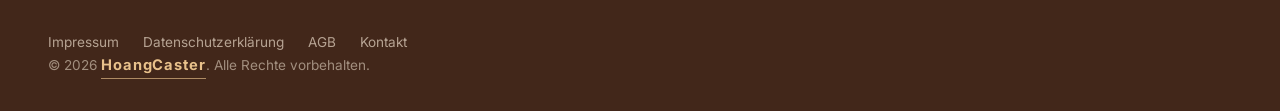
<file: contact.html>
<!DOCTYPE html>
<html lang="de">
<head>
  <meta charset="UTF-8">
  <meta name="viewport" content="width=device-width, initial-scale=1.0">
  <meta name="robots" content="noindex, nofollow">
  <link rel="icon" type="image/jpeg" href="assets/logo/bamboo-spa-logo.jpg">
  <meta name="description" content="Kontaktieren Sie Bamboo Spa in Zwickau - Adresse, Öffnungszeiten und Anfahrt.">
  <title>Kontakt | Bamboo Spa Zwickau</title>

  <!-- Google Fonts -->
  <link rel="preconnect" href="https://fonts.googleapis.com">
  <link rel="preconnect" href="https://fonts.gstatic.com" crossorigin>
  <link href="https://fonts.googleapis.com/css2?family=Cormorant+Garamond:ital,wght@0,400;0,500;0,600;0,700;1,400;1,500&family=Inter:wght@300;400;500;600&display=swap" rel="stylesheet">

  <!-- Stylesheets -->
  <link rel="stylesheet" href="css/style.css">
  <link rel="stylesheet" href="css/animations.css">
  <link rel="stylesheet" href="css/responsive.css">
  <link rel="stylesheet" href="css/unified-theme.css">
</head>
<body>

  <!-- ============================================
       PRELOADER
       ============================================ -->
  <div class="preloader" id="preloader">
    <div class="preloader-inner">
      <img class="preloader-logo" src="assets/logo/bamboo-spa-logo.jpg" alt="">
      <div class="preloader-spinner"></div>
    </div>
  </div>

  <!-- ============================================
       COOKIE BANNER
       ============================================ -->
  <div class="cookie-banner" id="cookieBanner">
    <div class="cookie-content">
      <p data-i18n="cookie.text">Diese Website verwendet Cookies, um Ihnen das beste Erlebnis zu bieten.</p>
      <div class="cookie-actions">
        <button class="cookie-btn cookie-accept" id="cookieAccept" data-i18n="cookie.accept">Akzeptieren</button>
        <button class="cookie-btn cookie-decline" id="cookieDecline" data-i18n="cookie.decline">Ablehnen</button>
      </div>
    </div>
  </div>

  <!-- ============================================
       HEADER / NAVIGATION
       ============================================ -->
  <header class="header" id="header">
    <nav class="navbar">
      <div class="nav-container">
        <a href="index.html" class="nav-logo" aria-label="Bamboo Spa - Zur Startseite">
          <img class="brand-logo-image" src="assets/logo/bamboo-spa-logo.jpg" alt="Bamboo Spa">
        </a>
        <ul class="nav-menu" id="navMenu">
          <li><a href="index.html" class="nav-link" data-i18n="nav.home">Startseite</a></li>
          <li><a href="about.html" class="nav-link" data-i18n="nav.about">Über uns</a></li>
          <li><a href="treatments.html" class="nav-link" data-i18n="nav.treatments">Behandlungen &amp; Preise</a></li>
          <li><a href="gallery.html" class="nav-link" data-i18n="nav.gallery">Galerie</a></li>
          <li><a href="contact.html" class="nav-link active" data-i18n="nav.contact">Kontakt</a></li>
        </ul>
        <div class="nav-actions">
          <a href="#" class="btn-booking" data-booking-url="#" data-i18n="nav.booking">
            <svg width="18" height="18" viewBox="0 0 24 24" fill="none" stroke="currentColor" stroke-width="2" stroke-linecap="round" stroke-linejoin="round"><rect x="3" y="4" width="18" height="18" rx="2" ry="2"/><line x1="16" y1="2" x2="16" y2="6"/><line x1="8" y1="2" x2="8" y2="6"/><line x1="3" y1="10" x2="21" y2="10"/></svg>
            <span>Termin buchen</span>
          </a>
          <div class="lang-switcher">
            <button class="lang-btn active" data-lang="de">DE</button>
            <span class="lang-divider">|</span>
            <button class="lang-btn" data-lang="en">EN</button>
          </div>
        </div>
        <button class="nav-toggle" id="navToggle" aria-label="Menü öffnen">
          <span></span><span></span><span></span>
        </button>
      </div>
    </nav>
  </header>

  <!-- ============================================
       PAGE HERO
       ============================================ -->
  <section class="page-hero" style="background-image: url('assets/images/generated/spa-reception-v3.jpg');">
    <div class="page-hero-overlay"></div>
    <div class="page-hero-content">
      <nav class="breadcrumb" aria-label="Brotkrümelnavigation">
        <a href="index.html" data-i18n="breadcrumb.home">Startseite</a>
        <span class="breadcrumb-separator" aria-hidden="true">&gt;</span>
        <span data-i18n="breadcrumb.contact">Kontakt</span>
      </nav>
      <h1 class="page-hero-title" data-i18n="contact.hero.title">Kontakt</h1>
      <p class="page-hero-subtitle" data-i18n="contact.hero.subtitle">Wir freuen uns auf Ihren Besuch.</p>
    </div>
  </section>

  <!-- ============================================
       CONTACT SECTION
       ============================================ -->
  <section class="section contact-section" id="contact">
    <div class="container">

      <!-- Section Header -->
      <div class="section-header" data-animate="fade-up">
        <span class="section-label" data-i18n="contact.section.label">So erreichen Sie uns</span>
        <h2 class="section-title" data-i18n="contact.section.title">Kontakt &amp; Anfahrt</h2>
        <div class="section-divider"><span></span></div>
        <p class="section-subtitle" data-i18n="contact.section.subtitle">Besuchen Sie uns in Zwickau oder schreiben Sie uns eine E-Mail. Wir freuen uns darauf, von Ihnen zu hören.</p>
      </div>

      <!-- Contact Grid: Two Columns -->
      <div class="contact-grid" data-animate="fade-up">

        <!-- LEFT COLUMN: Contact Information -->
        <div class="contact-info">

          <!-- Address Card -->
          <div class="contact-card">
            <div class="contact-card-icon">
              <svg width="28" height="28" viewBox="0 0 24 24" fill="none" stroke="currentColor" stroke-width="1.5" stroke-linecap="round" stroke-linejoin="round" aria-hidden="true">
                <path d="M21 10c0 7-9 13-9 13s-9-6-9-13a9 9 0 0118 0z"/>
                <circle cx="12" cy="10" r="3"/>
              </svg>
            </div>
            <div class="contact-card-content">
              <h3 data-i18n="contact.address.title">Adresse</h3>
              <p>Lothar-Streit-Straße 5, Einheit 13<br>08056 Zwickau, Deutschland</p>
              <a href="https://www.google.com/maps/dir/?api=1&destination=Lothar-Streit-Stra%C3%9Fe+5+Einheit+13+08056+Zwickau+Deutschland" class="contact-card-link" target="_blank" rel="noopener noreferrer" data-i18n="contact.address.directions">
                <svg width="16" height="16" viewBox="0 0 24 24" fill="none" stroke="currentColor" stroke-width="2" stroke-linecap="round" stroke-linejoin="round" aria-hidden="true">
                  <path d="M18 13v6a2 2 0 01-2 2H5a2 2 0 01-2-2V8a2 2 0 012-2h6"/><polyline points="15 3 21 3 21 9"/><line x1="10" y1="14" x2="21" y2="3"/>
                </svg>
                <span>Route planen</span>
              </a>
            </div>
          </div>

          <!-- Email Card -->
          <div class="contact-card">
            <div class="contact-card-icon">
              <svg width="28" height="28" viewBox="0 0 24 24" fill="none" stroke="currentColor" stroke-width="1.5" stroke-linecap="round" stroke-linejoin="round" aria-hidden="true">
                <path d="M4 4h16c1.1 0 2 .9 2 2v12c0 1.1-.9 2-2 2H4c-1.1 0-2-.9-2-2V6c0-1.1.9-2 2-2z"/>
                <polyline points="22,6 12,13 2,6"/>
              </svg>
            </div>
            <div class="contact-card-content">
              <h3 data-i18n="contact.email.title">E-Mail</h3>
                            <a href="mailto:info@bamboo" class="contact-email-link">info@bamboo</a>
              <p class="contact-card-note" data-i18n="contact.email.note">Wir antworten in der Regel innerhalb von 24 Stunden.</p>
            </div>
          </div>

          <!-- Opening Hours Card -->
          <div class="contact-card">
            <div class="contact-card-icon">
              <svg width="28" height="28" viewBox="0 0 24 24" fill="none" stroke="currentColor" stroke-width="1.5" stroke-linecap="round" stroke-linejoin="round" aria-hidden="true">
                <circle cx="12" cy="12" r="10"/>
                <polyline points="12 6 12 12 16 14"/>
              </svg>
            </div>
            <div class="contact-card-content">
              <h3 data-i18n="contact.hours.title">Öffnungszeiten</h3>
              <table class="hours-table">
                <tbody>
                  <tr>
                    <td data-i18n="contact.hours.mon">Montag</td>
                    <td>10:00-20:00 Uhr</td>
                  </tr>
                  <tr>
                    <td data-i18n="contact.hours.tue">Dienstag</td>
                    <td>10:00-20:00 Uhr</td>
                  </tr>
                  <tr>
                    <td data-i18n="contact.hours.wed">Mittwoch</td>
                    <td>10:00-20:00 Uhr</td>
                  </tr>
                  <tr>
                    <td data-i18n="contact.hours.thu">Donnerstag</td>
                    <td>10:00-20:00 Uhr</td>
                  </tr>
                  <tr>
                    <td data-i18n="contact.hours.fri">Freitag</td>
                    <td>10:00-20:00 Uhr</td>
                  </tr>
                  <tr>
                    <td data-i18n="contact.hours.sat">Samstag</td>
                    <td>10:00-19:00 Uhr</td>
                  </tr>
                  <tr class="hours-closed">
                    <td data-i18n="contact.hours.sun">Sonntag</td>
                    <td data-i18n="contact.hours.closed">Geschlossen</td>
                  </tr>
                </tbody>
              </table>
            </div>
          </div>

        </div>
        <!-- /contact-info -->

        <!-- RIGHT COLUMN: Google Maps -->
        <div class="contact-map">
          <div class="map-container">
            <iframe
              src="https://www.google.com/maps/embed?pb=!1m18!1m12!1m3!1d2543.5!2d12.4964!3d50.7183!2m3!1f0!2f0!3f0!3m2!1i1024!2i768!4f13.1!3m3!1m2!1s0x0%3A0x0!2sLothar-Streit-Stra%C3%9Fe+5%2C+08056+Zwickau!5e0!3m2!1sde!2sde!4v1"
              width="100%"
              height="450"
              style="border:0;"
              allowfullscreen=""
              loading="lazy"
              referrerpolicy="no-referrer-when-downgrade"
              title="Standort von Bamboo Spa in Zwickau auf Google Maps"
            ></iframe>
          </div>
          <a href="https://www.google.com/maps/dir/?api=1&destination=Lothar-Streit-Stra%C3%9Fe+5+Einheit+13+08056+Zwickau+Deutschland" class="btn btn-outline map-directions-btn" target="_blank" rel="noopener noreferrer" data-i18n="contact.map.directions">
            <svg width="18" height="18" viewBox="0 0 24 24" fill="none" stroke="currentColor" stroke-width="2" stroke-linecap="round" stroke-linejoin="round" aria-hidden="true">
              <path d="M21 10c0 7-9 13-9 13s-9-6-9-13a9 9 0 0118 0z"/>
              <circle cx="12" cy="10" r="3"/>
            </svg>
            <span>Route planen</span>
          </a>
        </div>
        <!-- /contact-map -->

      </div>
      <!-- /contact-grid -->

    </div>
  </section>

  <!-- ============================================
       BOOKING CTA SECTION
       ============================================ -->
  <section class="section contact-booking-section">
    <div class="container">
      <div class="contact-booking-card" data-animate="fade-up">
        <div class="contact-booking-icon" aria-hidden="true">
          <svg width="40" height="40" viewBox="0 0 24 24" fill="none" stroke="currentColor" stroke-width="1.5" stroke-linecap="round" stroke-linejoin="round">
            <rect x="3" y="4" width="18" height="18" rx="2" ry="2"/>
            <line x1="16" y1="2" x2="16" y2="6"/>
            <line x1="8" y1="2" x2="8" y2="6"/>
            <line x1="3" y1="10" x2="21" y2="10"/>
          </svg>
        </div>
        <h3 class="contact-booking-title" data-i18n="contact.booking.title">Termin vereinbaren</h3>
        <p class="contact-booking-text" data-i18n="contact.booking.text">Buchen Sie Ihren Wunschtermin bequem online.</p>
        <a href="#" class="btn btn-primary btn-lg" data-booking-url="#" data-i18n="contact.booking.button">
          <svg width="20" height="20" viewBox="0 0 24 24" fill="none" stroke="currentColor" stroke-width="2" stroke-linecap="round" stroke-linejoin="round" aria-hidden="true"><rect x="3" y="4" width="18" height="18" rx="2" ry="2"/><line x1="16" y1="2" x2="16" y2="6"/><line x1="8" y1="2" x2="8" y2="6"/><line x1="3" y1="10" x2="21" y2="10"/></svg>
          <span>Termin buchen</span>
        </a>
        <p class="contact-booking-note" data-i18n="contact.booking.note">Die Online-Terminbuchung ist bald verfügbar.</p>
      </div>
    </div>
  </section>

  <!-- ============================================
       BOOKING BANNER
       ============================================ -->
  <section class="booking-banner" style="background-image: url('assets/images/generated/spa-products-tea-v3.jpg');">
    <div class="booking-banner-overlay"></div>
    <div class="booking-banner-content" data-animate="fade-up">
      <h2 class="booking-banner-title" data-i18n="booking.banner.title">Bereit für Ihre Auszeit?</h2>
      <p class="booking-banner-text" data-i18n="booking.banner.text">Gönnen Sie sich eine wohlverdiente Pause und buchen Sie Ihren Termin bei Bamboo Spa.</p>
      <a href="#" class="btn btn-primary btn-lg" data-booking-url="#" data-i18n="booking.banner.button">
        <svg width="20" height="20" viewBox="0 0 24 24" fill="none" stroke="currentColor" stroke-width="2" stroke-linecap="round" stroke-linejoin="round" aria-hidden="true"><rect x="3" y="4" width="18" height="18" rx="2" ry="2"/><line x1="16" y1="2" x2="16" y2="6"/><line x1="8" y1="2" x2="8" y2="6"/><line x1="3" y1="10" x2="21" y2="10"/></svg>
        <span>Termin buchen</span>
      </a>
    </div>
  </section>

  <!-- ============================================
       FOOTER
       ============================================ -->
  <footer class="footer">
    <div class="footer-container">
      <div class="footer-grid">
        <div class="footer-col">
          <a href="index.html" class="footer-logo" aria-label="Bamboo Spa - Zur Startseite">
            <img class="footer-logo-image" src="assets/logo/bamboo-spa-logo.jpg" alt="Bamboo Spa">
          </a>
          <p class="footer-tagline">RELAX / REBALANCE / RENEW</p>
        </div>
        <div class="footer-col">
          <h4 data-i18n="footer.address.title">Adresse</h4>
          <p>Lothar-Streit-Straße 5, Einheit 13<br>08056 Zwickau<br>Deutschland</p>
        </div>
        <div class="footer-col">
          <h4 data-i18n="footer.hours.title">Öffnungszeiten</h4>
          <p>Mo.-Fr.: 10:00-20:00 Uhr<br>Sa.: 10:00-19:00 Uhr<br>So.: Geschlossen</p>
        </div>
        <div class="footer-col">
          <h4 data-i18n="footer.contact.title">Kontakt</h4>
                        <a href="mailto:info@bamboo" class="footer-email">info@bamboo</a>
          <div class="footer-social">
            <a href="#" class="social-link" aria-label="Facebook" rel="noopener noreferrer">
              <svg width="20" height="20" viewBox="0 0 24 24" fill="currentColor"><path d="M18 2h-3a5 5 0 00-5 5v3H7v4h3v8h4v-8h3l1-4h-4V7a1 1 0 011-1h3z"/></svg>
            </a>
            <a href="#" class="social-link" aria-label="Instagram" rel="noopener noreferrer">
              <svg width="20" height="20" viewBox="0 0 24 24" fill="none" stroke="currentColor" stroke-width="2" stroke-linecap="round" stroke-linejoin="round"><rect x="2" y="2" width="20" height="20" rx="5" ry="5"/><path d="M16 11.37A4 4 0 1112.63 8 4 4 0 0116 11.37z"/><line x1="17.5" y1="6.5" x2="17.51" y2="6.5"/></svg>
            </a>
          </div>
        </div>
      </div>
      <div class="footer-bottom">
        <div class="footer-legal">
          <a href="#" data-i18n="footer.legal.impressum">Impressum</a>
          <a href="#" data-i18n="footer.legal.privacy">Datenschutzerklärung</a>
          <a href="#" data-i18n="footer.legal.terms">AGB</a>
          <a href="contact.html" data-i18n="footer.legal.contact">Kontakt</a>
        </div>
        <p class="footer-copyright">© 2026 <span class="footer-credit-brand">HoangCaster</span>. Alle Rechte vorbehalten.</p>
      </div>
    </div>
  </footer>

  <!-- ============================================
       SCROLL TO TOP
       ============================================ -->
  <button class="scroll-top" id="scrollTop" aria-label="Nach oben scrollen">
    <svg width="24" height="24" viewBox="0 0 24 24" fill="none" stroke="currentColor" stroke-width="2" stroke-linecap="round" stroke-linejoin="round" aria-hidden="true">
      <polyline points="18 15 12 9 6 15"/>
    </svg>
  </button>

  <!-- ============================================
       SCRIPTS
       ============================================ -->
  <script src="js/translations.js"></script>
  <script src="js/animations.js"></script>
  <script src="js/gallery.js"></script>
  <script src="js/main.js"></script>

</body>
</html>
</file>
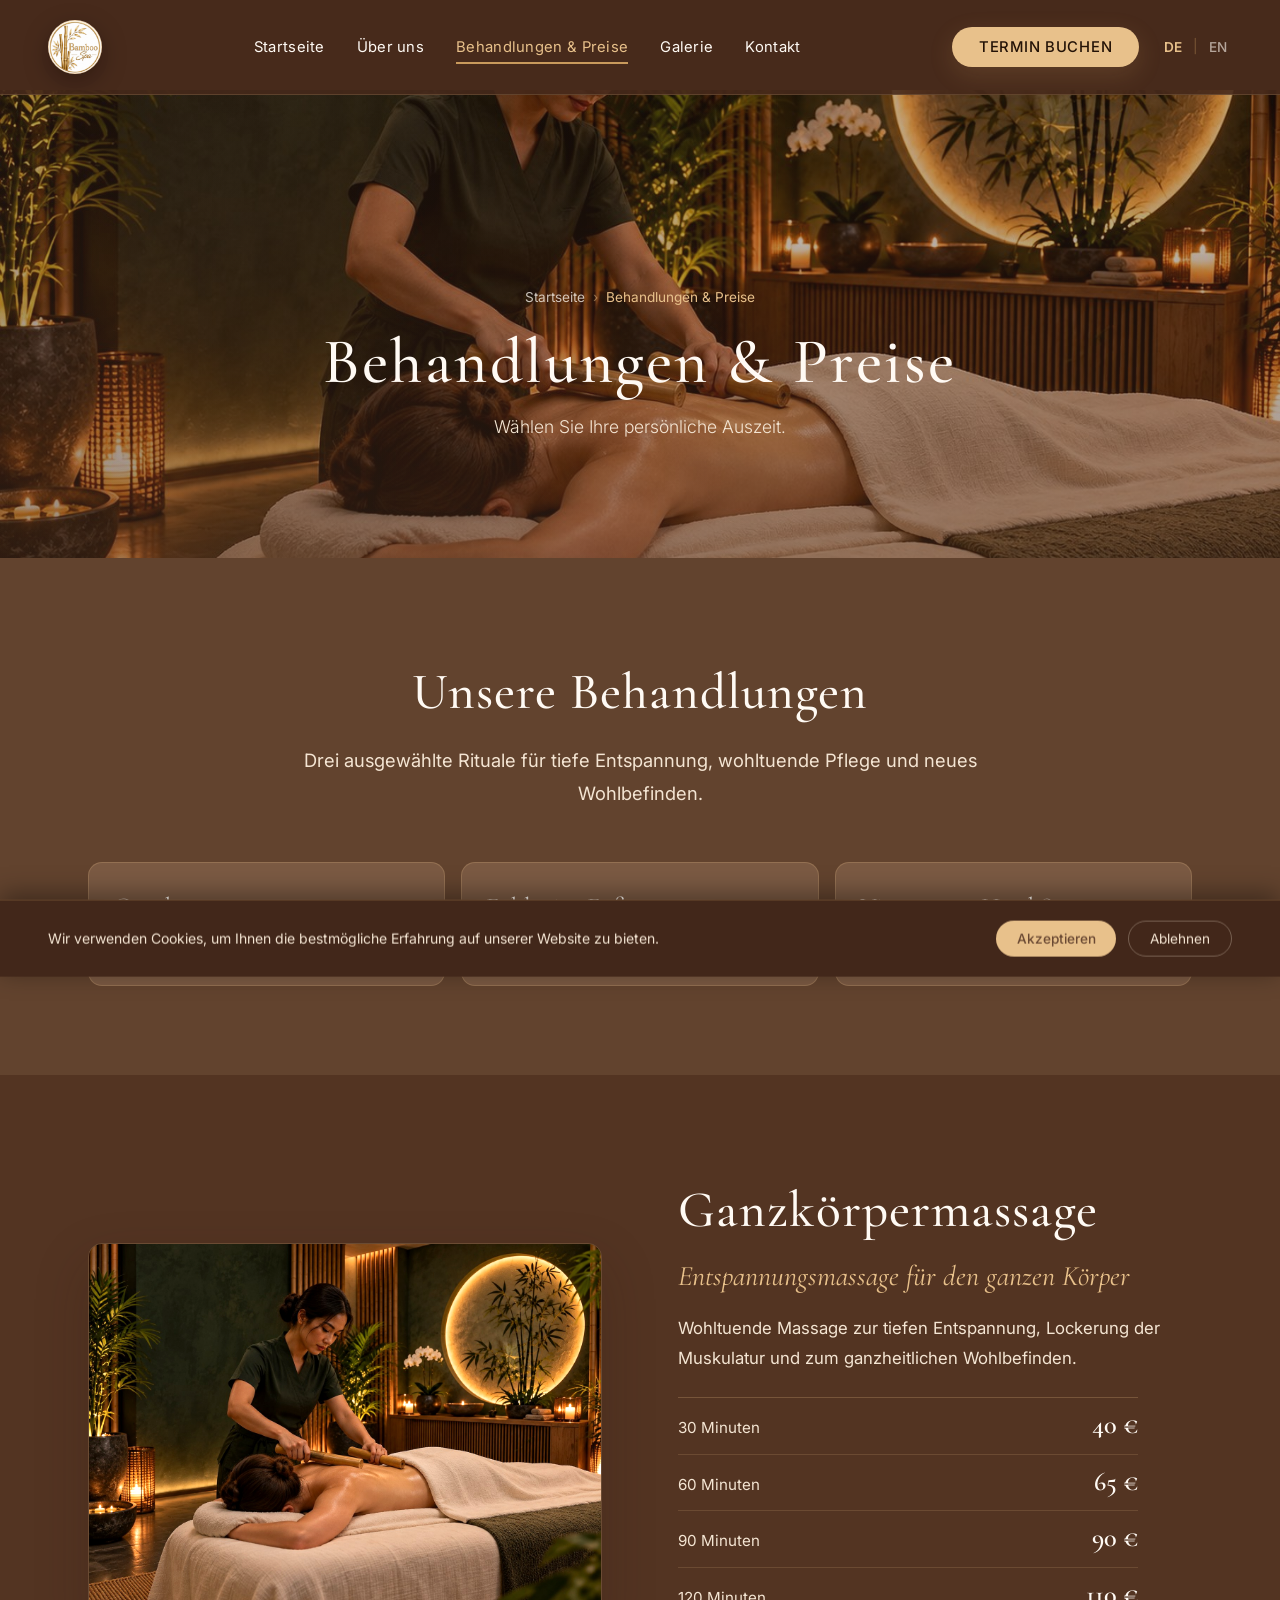
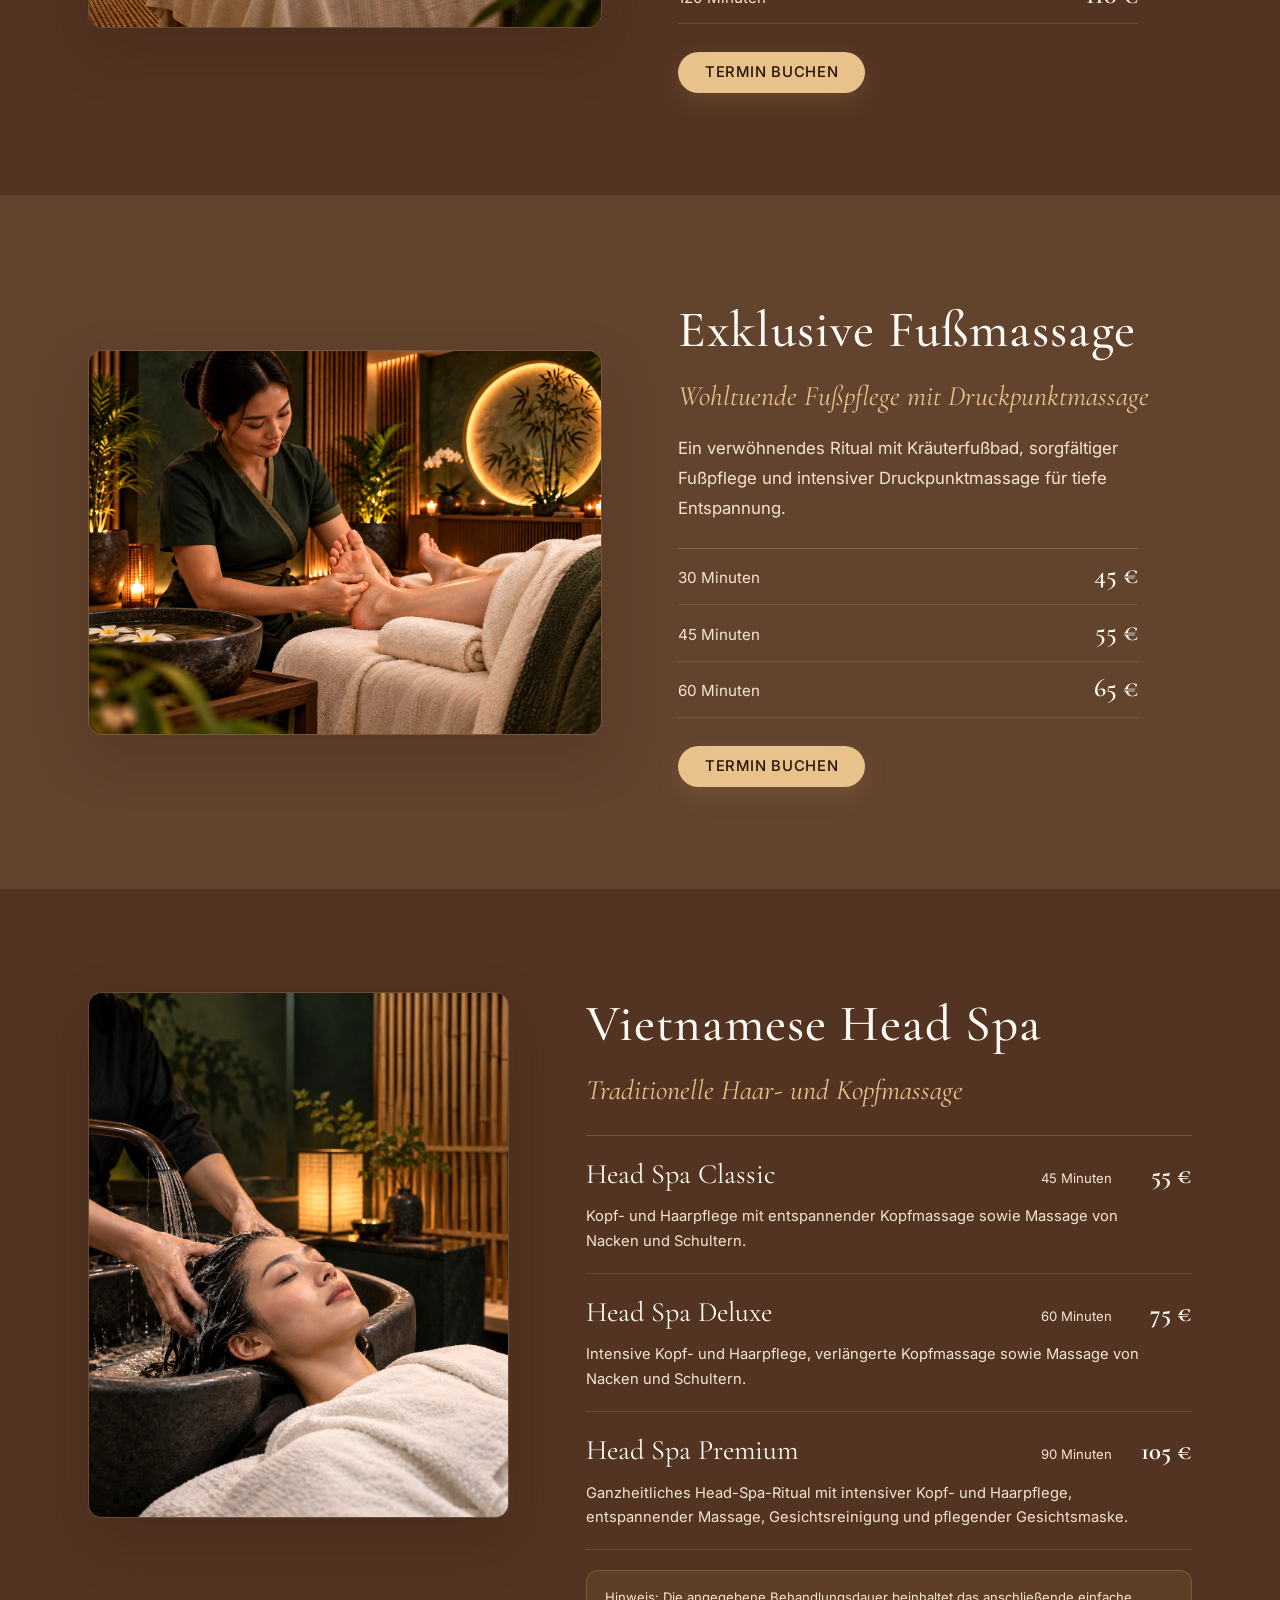
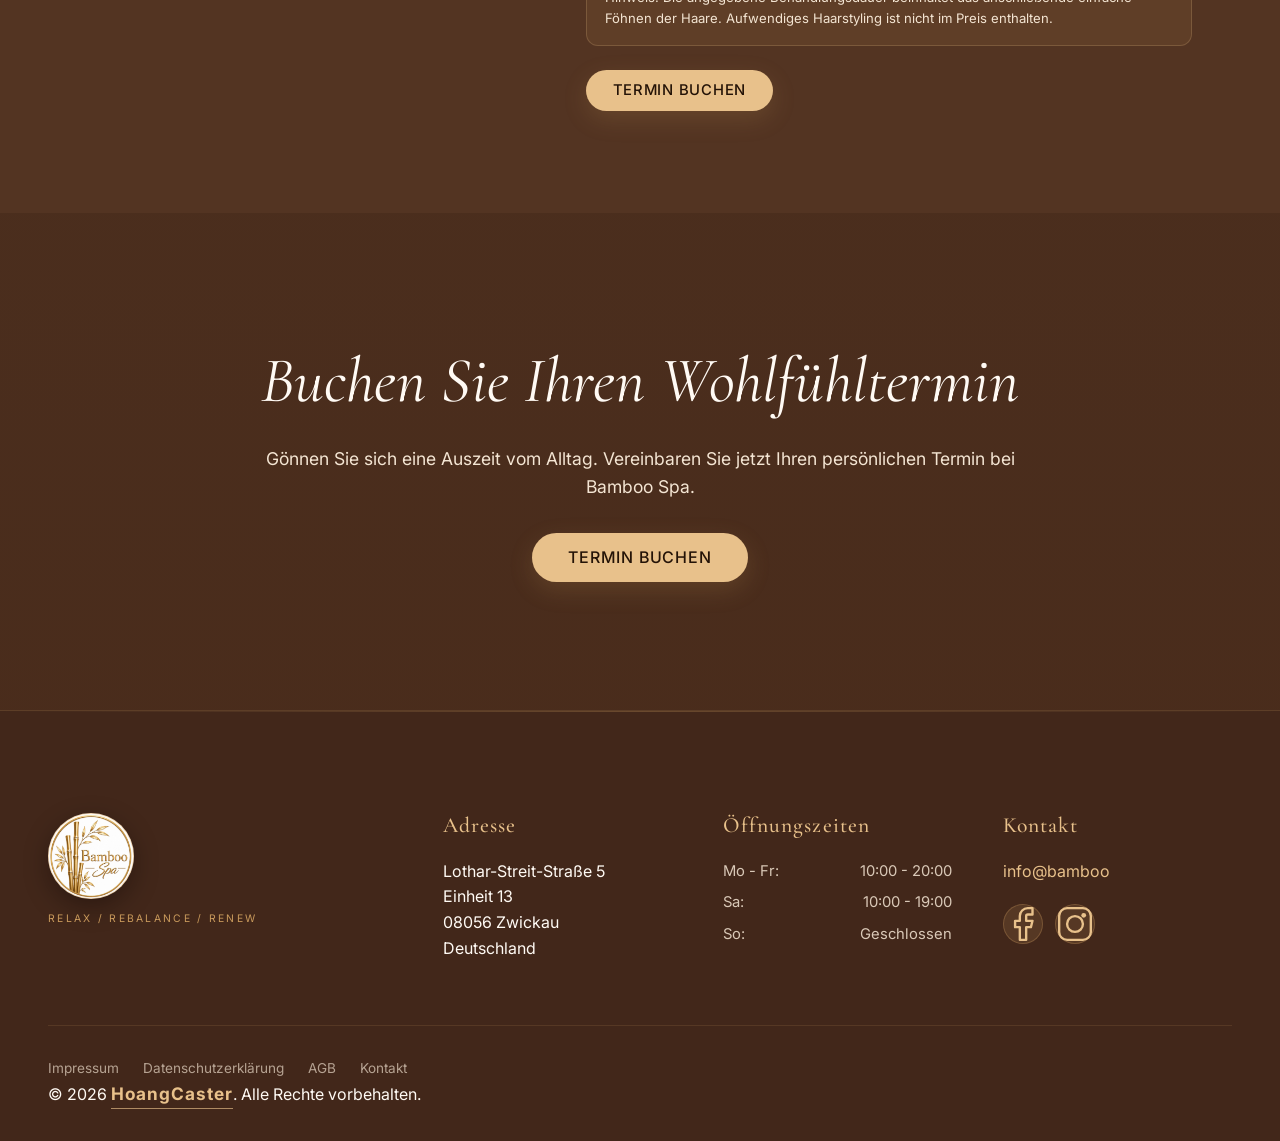
<file: treatments.html>
<!DOCTYPE html>
<html lang="de">
<head>
    <meta charset="UTF-8">
    <meta name="viewport" content="width=device-width, initial-scale=1.0">
    <meta name="robots" content="noindex, nofollow">
    <link rel="icon" type="image/jpeg" href="assets/logo/bamboo-spa-logo.jpg">
    <title>Behandlungen & Preise | Bamboo Spa Zwickau</title>
    <meta name="description" content="Ganzkörpermassage, exklusive Fußmassage und Vietnamese Head Spa bei Bamboo Spa in Zwickau. Alle Behandlungen, Zeiten und Preise im Überblick.">

    <!-- Google Fonts -->
    <link rel="preconnect" href="https://fonts.googleapis.com">
    <link rel="preconnect" href="https://fonts.gstatic.com" crossorigin>
    <link href="https://fonts.googleapis.com/css2?family=Cormorant+Garamond:ital,wght@0,300;0,400;0,500;0,600;0,700;1,300;1,400;1,500;1,600;1,700&family=Inter:wght@300;400;500;600;700&display=swap" rel="stylesheet">

    <!-- Stylesheets -->
    <link rel="stylesheet" href="css/style.css">
    <link rel="stylesheet" href="css/animations.css">
    <link rel="stylesheet" href="css/responsive.css">
    <link rel="stylesheet" href="css/unified-theme.css">
</head>
<body>

    <!-- =====================================================
         PRELOADER
    ====================================================== -->
    <div class="preloader" id="preloader">
        <div class="preloader-inner">
            <img class="preloader-logo" src="assets/logo/bamboo-spa-logo.jpg" alt="">
            <div class="preloader-text">BAMBOO SPA</div>
        </div>
    </div>

    <!-- =====================================================
         COOKIE BANNER
    ====================================================== -->
    <div class="cookie-banner" id="cookieBanner">
        <div class="cookie-content">
            <p data-i18n="cookie_text">Wir verwenden Cookies, um Ihnen die bestmögliche Erfahrung auf unserer Website zu bieten.</p>
            <div class="cookie-actions">
                <button class="cookie-btn cookie-btn-accept" id="cookieAccept" data-i18n="cookie_accept">Akzeptieren</button>
                <button class="cookie-btn cookie-btn-decline" id="cookieDecline" data-i18n="cookie_decline">Ablehnen</button>
            </div>
        </div>
    </div>

    <!-- =====================================================
         HEADER / NAVIGATION
    ====================================================== -->
    <header class="header" id="header">
        <nav class="navbar" id="navbar">
            <div class="nav-container">
                <!-- Logo -->
                <a href="index.html" class="nav-logo" aria-label="Bamboo Spa - Zur Startseite">
                    <img class="brand-logo-image" src="assets/logo/bamboo-spa-logo.jpg" alt="Bamboo Spa">
                </a>

                <!-- Navigation Menu -->
                <ul class="nav-menu" id="navMenu">
                    <li><a href="index.html" class="nav-link" data-i18n="nav_home">Startseite</a></li>
                    <li><a href="about.html" class="nav-link" data-i18n="nav_about">Über uns</a></li>
                    <li><a href="treatments.html" class="nav-link active" data-i18n="nav_treatments">Behandlungen & Preise</a></li>
                    <li><a href="gallery.html" class="nav-link" data-i18n="nav_gallery">Galerie</a></li>
                    <li><a href="contact.html" class="nav-link" data-i18n="nav_contact">Kontakt</a></li>
                </ul>

                <!-- Nav Actions -->
                <div class="nav-actions">
                    <a href="#" class="btn btn-primary nav-cta" data-booking-url data-i18n="nav_booking">Termin buchen</a>
                    <div class="lang-switcher">
                        <button class="lang-btn active" data-lang="de">DE</button>
                        <span class="lang-divider">|</span>
                        <button class="lang-btn" data-lang="en">EN</button>
                    </div>
                </div>

                <!-- Mobile Toggle -->
                <button class="nav-toggle" id="navToggle" aria-label="Menü öffnen">
                    <span></span>
                    <span></span>
                    <span></span>
                </button>
            </div>
        </nav>
    </header>

    <!-- =====================================================
         MAIN CONTENT
    ====================================================== -->
    <main>

        <!-- =====================================================
             PAGE HERO
        ====================================================== -->
        <section class="page-hero" style="background-image: url('assets/images/generated/bamboo-massage-v3.jpg');">
            <div class="page-hero-overlay"></div>
            <div class="page-hero-content">
                <!-- Breadcrumb -->
                <nav class="breadcrumb" aria-label="Brotkrümelnavigation">
                    <a href="index.html" data-i18n="nav_home">Startseite</a>
                    <span class="breadcrumb-separator">›</span>
                    <span data-i18n="nav_treatments">Behandlungen & Preise</span>
                </nav>
                <h1 class="page-hero-title" data-i18n="treatments.menu.title">Behandlungen & Preise</h1>
                <p class="page-hero-subtitle" data-i18n="treatments.menu.subtitle">Wählen Sie Ihre persönliche Auszeit.</p>
            </div>
        </section>

        <!-- =====================================================
             TREATMENTS INTRO
        ====================================================== -->
        <section class="section section-cream treatment-menu-section">
            <div class="container">
                <div class="treatments-intro reveal">
                    <h2 class="section-title section-title-center" data-i18n="treatments.menu.heading">Unsere Behandlungen</h2>
                    <p class="treatments-intro-text" data-i18n="treatments.menu.intro">Drei ausgewählte Rituale für tiefe Entspannung, wohltuende Pflege und neues Wohlbefinden.</p>
                </div>
                <nav class="treatment-jump-menu reveal" aria-label="Behandlungsmenü">
                    <a href="#massage">
                        <span data-i18n="treatments.massage.title">Ganzkörpermassage</span>
                        <strong data-i18n="treatments.menu.massage.from">ab 40 €</strong>
                    </a>
                    <a href="#fussmassage">
                        <span data-i18n="treatments.fussmassage.title">Exklusive Fußmassage</span>
                        <strong data-i18n="treatments.menu.foot.from">ab 45 €</strong>
                    </a>
                    <a href="#head-spa">
                        <span data-i18n="treatments.headspa.title">Vietnamese Head Spa</span>
                        <strong data-i18n="treatments.menu.headspa.from">ab 55 €</strong>
                    </a>
                </nav>
            </div>
        </section>

        <!-- =====================================================
             TREATMENT CATEGORY 1: FULL BODY MASSAGE
        ====================================================== -->
        <section class="section section-soft-white" id="massage">
            <div class="container">
                <div class="treatment-detail reveal">
                    <div class="treatment-detail-image">
                        <img src="assets/images/generated/bamboo-massage-v3.jpg"
                             alt="Entspannende Ganzkörpermassage im Bamboo Spa"
                             loading="lazy">
                    </div>
                    <div class="treatment-detail-content">
                        <h2 class="section-title" data-i18n="treatments.massage.title">Ganzkörpermassage</h2>
                        <p class="treatment-subtitle" data-i18n="treatments.massage.subtitle">Entspannungsmassage für den ganzen Körper</p>
                        <p data-i18n="treatments.massage.description">Wohltuende Massage zur tiefen Entspannung, Lockerung der Muskulatur und zum ganzheitlichen Wohlbefinden.</p>
                        <dl class="treatment-price-list" aria-label="Preise Ganzkörpermassage">
                            <div><dt data-i18n="treatments.duration.30">30 Minuten</dt><dd>40 €</dd></div>
                            <div><dt data-i18n="treatments.duration.60">60 Minuten</dt><dd>65 €</dd></div>
                            <div><dt data-i18n="treatments.duration.90">90 Minuten</dt><dd>90 €</dd></div>
                            <div><dt data-i18n="treatments.duration.120">120 Minuten</dt><dd>110 €</dd></div>
                        </dl>
                        <a href="#" class="btn btn-primary" data-booking-url data-i18n="nav.booking">Termin buchen</a>
                    </div>
                </div>
            </div>
        </section>

        <!-- =====================================================
             TREATMENT CATEGORY 2: EXCLUSIVE FOOT MASSAGE
        ====================================================== -->
        <section class="section section-cream" id="fussmassage">
            <div class="container">
                <div class="treatment-detail treatment-detail-reversed reveal">
                    <div class="treatment-detail-content">
                        <h2 class="section-title" data-i18n="treatments.fussmassage.title">Exklusive Fußmassage</h2>
                        <p class="treatment-subtitle" data-i18n="treatments.fussmassage.subtitle">Wohltuende Fußpflege mit Druckpunktmassage</p>
                        <p data-i18n="treatments.fussmassage.description">Ein verwöhnendes Ritual mit Kräuterfußbad, sorgfältiger Fußpflege und intensiver Druckpunktmassage für tiefe Entspannung.</p>
                        <dl class="treatment-price-list" aria-label="Preise Exklusive Fußmassage">
                            <div><dt data-i18n="treatments.duration.30">30 Minuten</dt><dd>45 €</dd></div>
                            <div><dt data-i18n="treatments.duration.45">45 Minuten</dt><dd>55 €</dd></div>
                            <div><dt data-i18n="treatments.duration.60">60 Minuten</dt><dd>65 €</dd></div>
                        </dl>
                        <a href="#" class="btn btn-primary" data-booking-url data-i18n="nav.booking">Termin buchen</a>
                    </div>
                    <div class="treatment-detail-image">
                        <img src="assets/images/generated/foot-reflexology-v3.jpg"
                             alt="Exklusive Fußmassage mit wohltuender Fußpflege"
                             loading="lazy">
                    </div>
                </div>
            </div>
        </section>

        <!-- =====================================================
             TREATMENT CATEGORY 3: VIETNAMESE HEAD SPA
        ====================================================== -->
        <section class="section section-soft-white" id="head-spa">
            <div class="container">
                <div class="treatment-detail treatment-detail-headspa reveal">
                    <div class="treatment-detail-image">
                        <img src="assets/images/generated/head-spa-treatment-v2.jpg"
                             alt="Vietnamese Head Spa mit traditioneller Haar- und Kopfmassage"
                             loading="lazy">
                    </div>
                    <div class="treatment-detail-content">
                        <h2 class="section-title" data-i18n="treatments.headspa.title">Vietnamese Head Spa</h2>
                        <p class="treatment-subtitle" data-i18n="treatments.headspa.kicker">Traditionelle Haar- und Kopfmassage</p>
                        <div class="head-spa-options">
                            <article>
                                <div class="head-spa-option-heading">
                                    <h3>Head Spa Classic</h3>
                                    <span data-i18n="treatments.duration.45">45 Minuten</span>
                                    <strong>55 €</strong>
                                </div>
                                <p data-i18n="treatments.headspa.classic">Kopf- und Haarpflege mit entspannender Kopfmassage sowie Massage von Nacken und Schultern.</p>
                            </article>
                            <article>
                                <div class="head-spa-option-heading">
                                    <h3>Head Spa Deluxe</h3>
                                    <span data-i18n="treatments.duration.60">60 Minuten</span>
                                    <strong>75 €</strong>
                                </div>
                                <p data-i18n="treatments.headspa.deluxe">Intensive Kopf- und Haarpflege, verlängerte Kopfmassage sowie Massage von Nacken und Schultern.</p>
                            </article>
                            <article>
                                <div class="head-spa-option-heading">
                                    <h3>Head Spa Premium</h3>
                                    <span data-i18n="treatments.duration.90">90 Minuten</span>
                                    <strong>105 €</strong>
                                </div>
                                <p data-i18n="treatments.headspa.premium">Ganzheitliches Head-Spa-Ritual mit intensiver Kopf- und Haarpflege, entspannender Massage, Gesichtsreinigung und pflegender Gesichtsmaske.</p>
                            </article>
                        </div>
                        <p class="treatment-note" data-i18n="treatments.headspa.note">Hinweis: Die angegebene Behandlungsdauer beinhaltet das anschließende einfache Föhnen der Haare. Aufwendiges Haarstyling ist nicht im Preis enthalten.</p>
                        <a href="#" class="btn btn-primary" data-booking-url data-i18n="nav.booking">Termin buchen</a>
                    </div>
                </div>
            </div>
        </section>

        <!-- =====================================================
             BOOKING BANNER
        ====================================================== -->
        <section class="booking-banner" style="background-image: url('assets/images/generated/spa-products-tea-v3.jpg');">
            <div class="booking-banner-overlay"></div>
            <div class="booking-banner-content reveal">
                <h2 class="booking-banner-title" data-i18n="booking_title">Ihre Auszeit beginnt hier.</h2>
                <p class="booking-banner-text" data-i18n="booking_text">Gönnen Sie sich eine wohlverdiente Pause und lassen Sie sich von uns verwöhnen.</p>
                <a href="#" class="btn btn-primary btn-lg" data-booking-url data-i18n="nav_booking">Termin buchen</a>
            </div>
        </section>

    </main>

    <!-- =====================================================
         FOOTER
    ====================================================== -->
    <footer class="footer">
        <div class="footer-container">
            <div class="footer-grid">
                <!-- Column 1: Logo & Tagline -->
                <div class="footer-col">
                    <a href="index.html" class="footer-logo" aria-label="Bamboo Spa - Zur Startseite">
                        <img class="footer-logo-image" src="assets/logo/bamboo-spa-logo.jpg" alt="Bamboo Spa">
                    </a>
                    <p class="footer-tagline">RELAX / REBALANCE / RENEW</p>
                </div>

                <!-- Column 2: Address -->
                <div class="footer-col">
                    <h4 data-i18n="footer_address_title">Adresse</h4>
                    <p>
                        Lothar-Streit-Straße 5<br>
                        Einheit 13<br>
                        08056 Zwickau<br>
                        Deutschland
                    </p>
                </div>

                <!-- Column 3: Opening Hours -->
                <div class="footer-col">
                    <h4 data-i18n="footer_hours_title">Öffnungszeiten</h4>
                    <ul class="footer-hours">
                        <li><span data-i18n="footer_hours_mf">Mo - Fr:</span> 10:00 - 20:00</li>
                        <li><span data-i18n="footer_hours_sa">Sa:</span> 10:00 - 19:00</li>
                        <li><span data-i18n="footer_hours_su">So:</span> <span data-i18n="footer_hours_closed">Geschlossen</span></li>
                    </ul>
                </div>

                <!-- Column 4: Contact & Social -->
                <div class="footer-col">
                    <h4 data-i18n="footer_contact_title">Kontakt</h4>
                    <p>
                        <a href="mailto:info@bamboo" class="footer-email">info@bamboo</a>
                    </p>
                    <div class="footer-social">
                        <a href="#" class="footer-social-link" aria-label="Facebook" target="_blank" rel="noopener noreferrer">
                            <svg viewBox="0 0 24 24" fill="none" xmlns="http://www.w3.org/2000/svg" aria-hidden="true">
                                <path d="M18 2h-3a5 5 0 00-5 5v3H7v4h3v8h4v-8h3l1-4h-4V7a1 1 0 011-1h3z" stroke="currentColor" stroke-width="1.5" stroke-linecap="round" stroke-linejoin="round"/>
                            </svg>
                        </a>
                        <a href="#" class="footer-social-link" aria-label="Instagram" target="_blank" rel="noopener noreferrer">
                            <svg viewBox="0 0 24 24" fill="none" xmlns="http://www.w3.org/2000/svg" aria-hidden="true">
                                <rect x="2" y="2" width="20" height="20" rx="5" stroke="currentColor" stroke-width="1.5"/>
                                <circle cx="12" cy="12" r="5" stroke="currentColor" stroke-width="1.5"/>
                                <circle cx="17.5" cy="6.5" r="1.5" fill="currentColor"/>
                            </svg>
                        </a>
                    </div>
                </div>
            </div>

            <!-- Footer Bottom -->
            <div class="footer-bottom">
                <div class="footer-legal">
                    <a href="#" data-i18n="footer_imprint">Impressum</a>
                    <a href="#" data-i18n="footer_privacy">Datenschutzerklärung</a>
                    <a href="#" data-i18n="footer_terms">AGB</a>
                    <a href="contact.html" data-i18n="nav_contact">Kontakt</a>
                </div>
                <p>&copy; 2026 <span class="footer-credit-brand">HoangCaster</span>. <span data-i18n="footer_rights">Alle Rechte vorbehalten.</span></p>
            </div>
        </div>
    </footer>

    <!-- =====================================================
         SCROLL TO TOP
    ====================================================== -->
    <button class="scroll-top" id="scrollTop" aria-label="Nach oben scrollen">
        <svg viewBox="0 0 24 24" fill="none" xmlns="http://www.w3.org/2000/svg" aria-hidden="true">
            <path d="M18 15l-6-6-6 6" stroke="currentColor" stroke-width="2" stroke-linecap="round" stroke-linejoin="round"/>
        </svg>
    </button>

    <!-- =====================================================
         SCRIPTS
    ====================================================== -->
    <script src="js/translations.js"></script>
    <script src="js/animations.js"></script>
    <script src="js/gallery.js"></script>
    <script src="js/main.js"></script>

</body>
</html>
</file>
<file: css/home-v2.css>
:root {
  --bg: #533422;
  --bg-elevated: #62432e;
  --bg-soft: #70513b;
  --surface: #7e6049;
  --surface-strong: #8c6e55;
  --text: #fffaf4;
  --text-muted: #f3e4d3;
  --line: rgba(255, 229, 194, 0.38);
  --accent: #c99a5c;
  --accent-strong: #e8c18b;
  --accent-text: #241307;
  --shadow: 0 24px 80px rgba(45, 25, 14, 0.25);
  --radius: 16px;
  --header-height: 74px;
  --display: "Iowan Old Style", "Palatino Linotype", "Book Antiqua", Georgia, serif;
  --sans: "Avenir Next", Avenir, "Segoe UI", Helvetica, Arial, sans-serif;
}

* { box-sizing: border-box; }

html {
  scroll-behavior: smooth;
  background: var(--bg);
}

body {
  margin: 0;
  min-width: 320px;
  overflow-x: hidden;
  background: var(--bg);
  color: var(--text);
  font-family: var(--sans);
  -webkit-font-smoothing: antialiased;
  text-rendering: optimizeLegibility;
}

body.menu-open { overflow: hidden; }
img { display: block; max-width: 100%; }
a { color: inherit; text-decoration: none; }
button, a { -webkit-tap-highlight-color: transparent; }
button { color: inherit; font: inherit; }

:focus-visible {
  outline: 2px solid var(--accent-strong);
  outline-offset: 4px;
}

.skip-link {
  position: fixed;
  top: 10px;
  left: 10px;
  z-index: 100;
  padding: 10px 14px;
  border-radius: 10px;
  background: var(--text);
  color: var(--bg);
  transform: translateY(-160%);
  transition: transform 180ms ease;
}

.skip-link:focus { transform: translateY(0); }

.site-header {
  position: fixed;
  inset: 0 0 auto;
  z-index: 20;
  height: var(--header-height);
  border-bottom: 1px solid rgba(255, 255, 255, 0.1);
  background: rgba(70, 42, 27, 0.88);
  backdrop-filter: blur(18px) saturate(130%);
  -webkit-backdrop-filter: blur(18px) saturate(130%);
}

.header-inner,
.section-shell,
.footer-inner,
.service-rail-inner {
  width: min(1400px, calc(100% - 64px));
  margin: 0 auto;
}

.header-inner {
  height: 100%;
  display: grid;
  grid-template-columns: auto 1fr auto;
  align-items: center;
  gap: 32px;
}

.brand {
  display: inline-flex;
  align-items: center;
  gap: 12px;
  min-width: max-content;
}

.brand-logo-image,
.footer-logo-image {
  aspect-ratio: 1;
  border: 1px solid rgba(232, 193, 139, 0.55);
  border-radius: 50%;
  background: #fffaf2;
  object-fit: cover;
  box-shadow: 0 8px 24px rgba(10, 4, 1, 0.34);
}

.brand-logo-image {
  width: 54px;
  height: 54px;
}

.primary-nav { justify-self: center; }

.nav-menu {
  display: flex;
  align-items: center;
  gap: clamp(20px, 2.2vw, 38px);
  margin: 0;
  padding: 0;
  list-style: none;
}

.nav-link {
  position: relative;
  color: var(--text-muted);
  font-size: 14px;
  white-space: nowrap;
  transition: color 220ms ease;
}

.nav-link::after {
  content: "";
  position: absolute;
  right: 0;
  bottom: -8px;
  left: 0;
  height: 1px;
  background: var(--accent);
  transform: scaleX(0);
  transform-origin: right;
  transition: transform 260ms cubic-bezier(.16, 1, .3, 1);
}

.nav-link:hover,
.nav-link.active { color: var(--text); }

.nav-link:hover::after,
.nav-link.active::after {
  transform: scaleX(1);
  transform-origin: left;
}

.header-actions {
  display: flex;
  align-items: center;
  gap: 18px;
}

.lang-switch {
  display: flex;
  align-items: center;
  gap: 6px;
  color: #9a806a;
  font-size: 11px;
}

.lang-switch__btn {
  padding: 4px;
  border: 0;
  background: transparent;
  color: var(--text-muted);
  cursor: pointer;
}

.lang-switch__btn--active { color: var(--text); }

.button {
  display: inline-flex;
  min-height: 48px;
  align-items: center;
  justify-content: center;
  border: 1px solid transparent;
  border-radius: 999px;
  padding: 0 24px;
  font-size: 14px;
  font-weight: 650;
  line-height: 1;
  white-space: nowrap;
  cursor: pointer;
  transition: transform 180ms ease, background-color 220ms ease, border-color 220ms ease, color 220ms ease;
}

.button:hover { transform: translateY(-2px); }
.button:active { transform: translateY(1px) scale(.98); }

.button-primary {
  background: var(--accent-strong);
  color: var(--accent-text);
}

.button-primary:hover { background: #efd39f; }

.button-outline {
  border-color: rgba(255, 249, 241, 0.34);
  background: rgba(255, 255, 255, 0.025);
  color: var(--text);
}

.button-outline:hover {
  border-color: var(--accent);
  color: var(--accent-strong);
}

.text-link {
  display: inline-flex;
  align-items: center;
  gap: 12px;
  width: max-content;
  color: var(--text);
  font-size: 14px;
  font-weight: 650;
}

.text-link span:last-child {
  color: var(--accent-strong);
  transition: transform 200ms ease;
}

.text-link:hover span:last-child { transform: translateX(5px); }

.nav-toggle {
  display: none;
  width: 44px;
  height: 44px;
  padding: 12px 9px;
  border: 0;
  background: transparent;
  cursor: pointer;
}

.nav-toggle span {
  display: block;
  width: 24px;
  height: 1px;
  margin: 5px auto;
  background: var(--text);
  transition: transform 220ms ease, opacity 220ms ease;
}

.hero {
  position: relative;
  min-height: 100dvh;
  overflow: hidden;
  isolation: isolate;
}

.hero-image,
.hero-shade {
  position: absolute;
  inset: 0;
  width: 100%;
  height: 100%;
}

.hero-image {
  z-index: -3;
  object-fit: cover;
  object-position: 58% center;
  filter: saturate(1) brightness(1.14) contrast(1.01);
  animation: hero-enter 1.4s cubic-bezier(.16, 1, .3, 1) both;
}

.hero-shade {
  z-index: -2;
  background:
    linear-gradient(90deg, rgba(55, 31, 18, .7) 0%, rgba(78, 48, 30, .5) 31%, rgba(103, 68, 45, .14) 61%, rgba(74, 45, 28, .02) 100%),
    linear-gradient(0deg, rgba(57, 33, 20, .22) 0%, transparent 42%);
}

.hero-inner {
  display: flex;
  width: min(1400px, calc(100% - 64px));
  min-height: 100dvh;
  margin: 0 auto;
  padding-top: var(--header-height);
  align-items: center;
}

.hero-copy {
  width: min(620px, 48vw);
  padding: 40px 0 24px;
}

.eyebrow {
  margin: 0 0 20px;
  color: var(--accent-strong);
  font-size: 11px;
  font-weight: 650;
  letter-spacing: .22em;
  text-transform: uppercase;
}

.hero h1,
.about-copy h2,
.section-heading-block h2,
.booking-inner h2,
.visit-intro h2 {
  margin: 0;
  font-family: var(--display);
  font-weight: 400;
  letter-spacing: -.035em;
}

.hero h1 {
  max-width: 600px;
  font-size: clamp(52px, 6.4vw, 92px);
  line-height: .98;
  text-wrap: balance;
}

.hero-lead {
  max-width: 520px;
  margin: 26px 0 0;
  color: #e0d0bd;
  font-size: clamp(16px, 1.4vw, 19px);
  line-height: 1.7;
}

.hero-actions {
  display: flex;
  align-items: center;
  gap: 26px;
  margin-top: 34px;
}

.service-rail {
  border-top: 1px solid var(--line);
  border-bottom: 1px solid var(--line);
  background: #5c3b27;
}

.service-rail-inner {
  display: grid;
  grid-template-columns: repeat(3, 1fr);
}

.service-rail-item {
  display: grid;
  min-height: 138px;
  align-content: center;
  gap: 9px;
  padding: 28px clamp(20px, 2vw, 34px);
  border-left: 1px solid var(--line);
  transition: background-color 220ms ease, color 220ms ease;
}

.service-rail-item:last-child { border-right: 1px solid var(--line); }
.service-rail-item:hover { background: var(--bg-soft); }

.service-rail-item strong {
  font-family: var(--display);
  font-size: 25px;
  font-weight: 400;
}

.service-rail-item span {
  color: var(--text-muted);
  font-size: 12px;
  line-height: 1.5;
}

.about-section,
.treatments-section,
.visit-section {
  padding: clamp(88px, 10vw, 152px) 0;
}

.about-section {
  overflow: hidden;
  background: var(--bg-elevated);
}

.about-grid {
  display: grid;
  grid-template-columns: minmax(0, 1.04fr) minmax(360px, .82fr);
  align-items: center;
  gap: clamp(64px, 9vw, 140px);
}

.about-media {
  position: relative;
  min-height: 680px;
}

.about-media img {
  width: min(84%, 620px);
  height: 680px;
  border-radius: var(--radius);
  object-fit: cover;
  filter: sepia(.1) saturate(.98) hue-rotate(-3deg) brightness(1.12) contrast(1.01);
  box-shadow: var(--shadow);
}

.about-media::after {
  content: "";
  position: absolute;
  z-index: -1;
  top: 11%;
  right: 2%;
  width: 40%;
  height: 64%;
  border: 1px solid rgba(201, 154, 92, .4);
  border-radius: var(--radius);
}

.about-media-note {
  position: absolute;
  right: 0;
  bottom: 54px;
  display: grid;
  width: min(310px, 47%);
  gap: 10px;
  padding: 28px;
  border: 1px solid var(--line);
  border-radius: var(--radius);
  background: rgba(112, 81, 59, .88);
  box-shadow: var(--shadow);
  backdrop-filter: blur(14px);
}

.about-media-note span {
  color: var(--accent-strong);
  font-size: 11px;
  letter-spacing: .16em;
  text-transform: uppercase;
}

.about-media-note strong {
  font-family: var(--display);
  font-size: 27px;
  font-weight: 400;
  line-height: 1.12;
}

.about-copy h2,
.section-heading-block h2,
.booking-inner h2,
.visit-intro h2 {
  font-size: clamp(42px, 5vw, 68px);
  line-height: 1.04;
  text-wrap: balance;
}

.about-copy > p:not(.eyebrow),
.section-heading-block p,
.visit-intro p {
  max-width: 58ch;
  margin: 26px 0 0;
  color: var(--text-muted);
  font-size: 16px;
  line-height: 1.8;
}

.about-values {
  margin: 42px 0 36px;
  border-top: 1px solid var(--line);
}

.about-values > div {
  display: grid;
  grid-template-columns: minmax(150px, .75fr) 1fr;
  gap: 24px;
  padding: 20px 0;
  border-bottom: 1px solid var(--line);
}

.about-values strong { font-size: 14px; font-weight: 650; }

.about-values span {
  color: var(--text-muted);
  font-size: 13px;
  line-height: 1.55;
}

.treatments-section { background: var(--bg); }

.section-heading-block {
  max-width: 810px;
  margin-bottom: 52px;
}

.section-heading-block p { margin-top: 20px; }

.treatment-mosaic {
  display: grid;
  grid-template-columns: 1.25fr .92fr;
  grid-template-rows: repeat(2, minmax(250px, 32vw));
  gap: 16px;
  max-height: 850px;
}

.treatment-tile {
  position: relative;
  overflow: hidden;
  border-radius: var(--radius);
  background: var(--surface);
}

.treatment-tile-large { grid-row: span 2; }

.treatment-tile img,
.tile-shade {
  position: absolute;
  inset: 0;
  width: 100%;
  height: 100%;
}

.treatment-tile img {
  object-fit: cover;
  transform: scale(1.02);
  filter: sepia(.08) saturate(.98) hue-rotate(-3deg) brightness(1.12) contrast(1.01);
  transition: transform 700ms cubic-bezier(.16, 1, .3, 1), filter 400ms ease;
}

.tile-shade {
  background: linear-gradient(0deg, rgba(55, 31, 18, .62) 0%, rgba(96, 63, 42, .18) 47%, rgba(74, 45, 28, .02) 100%);
}

.tile-copy {
  position: absolute;
  right: 0;
  bottom: 0;
  left: 0;
  display: grid;
  gap: 6px;
  padding: 26px;
}

.tile-copy strong {
  font-family: var(--display);
  font-size: clamp(28px, 2.5vw, 40px);
  font-weight: 400;
}

.tile-copy small { color: #e1d2c0; font-size: 12px; }

.treatment-tile:hover img {
  transform: scale(1.08);
  filter: sepia(.04) saturate(1.04) hue-rotate(-2deg) brightness(1.16) contrast(1.02);
}

.treatment-tile:focus-visible { outline-offset: 5px; }
.treatments-link { margin-top: 34px; }

.booking-section {
  position: relative;
  display: grid;
  min-height: 560px;
  place-items: center;
  overflow: hidden;
  isolation: isolate;
  background: var(--bg-soft);
}

.booking-backdrop {
  position: absolute;
  inset: 0;
  z-index: -2;
  background:
    linear-gradient(90deg, rgba(58, 34, 21, .64), rgba(108, 75, 51, .24) 52%, rgba(54, 31, 18, .54)),
    url("../assets/images/generated/bamboo-ritual-v2.jpg") center 58% / cover no-repeat;
  filter: sepia(.08) saturate(1) hue-rotate(-3deg) brightness(1.12);
  transform: scale(1.02);
}

.booking-inner {
  display: grid;
  width: min(760px, calc(100% - 40px));
  justify-items: center;
  gap: 24px;
  padding: 80px 20px;
  text-align: center;
}

.booking-inner p { margin: 0; color: var(--accent-strong); font-size: 14px; }

.visit-section { background: var(--bg-elevated); }

.visit-grid {
  display: grid;
  grid-template-columns: 1fr .88fr;
  gap: clamp(60px, 9vw, 140px);
}

.visit-intro .button { margin-top: 34px; }
.visit-details { border-top: 1px solid var(--line); }

.visit-details > div {
  display: grid;
  grid-template-columns: 120px 1fr;
  gap: 24px;
  padding: 24px 0;
  border-bottom: 1px solid var(--line);
}

.visit-details span {
  color: var(--accent-strong);
  font-size: 11px;
  letter-spacing: .12em;
  text-transform: uppercase;
}

.visit-details strong { font-size: 14px; font-weight: 500; line-height: 1.65; }
.visit-details a:hover { color: var(--accent-strong); }

.site-footer {
  border-top: 1px solid var(--line);
  background: #41271a;
}

.footer-inner {
  display: grid;
  grid-template-columns: auto 1fr auto;
  align-items: center;
  gap: 40px;
  min-height: 150px;
}

.footer-brand { display: inline-flex; width: max-content; }

.footer-logo-image {
  width: 72px;
  height: 72px;
}

.footer-nav {
  display: flex;
  justify-content: center;
  gap: 28px;
  color: var(--text-muted);
  font-size: 13px;
}

.footer-nav a:hover,
.footer-legal a:hover { color: var(--text); }

.footer-legal {
  display: flex;
  gap: 18px;
  color: #9c8875;
  font-size: 11px;
}

.footer-credit-brand {
  display: inline-block;
  border-bottom: 1px solid rgba(232, 193, 139, .66);
  color: var(--accent-strong);
  font-size: 1.08em;
  font-weight: 750;
  letter-spacing: .06em;
}

.cookie-banner {
  position: fixed;
  z-index: 40;
  right: 24px;
  bottom: 24px;
  display: grid;
  width: min(440px, calc(100% - 32px));
  gap: 18px;
  padding: 22px;
  border: 1px solid var(--line);
  border-radius: var(--radius);
  background: var(--bg-soft);
  box-shadow: var(--shadow);
}

.cookie-banner[hidden],
.booking-toast[hidden] { display: none; }

.cookie-banner p {
  margin: 0;
  color: var(--text-muted);
  font-size: 13px;
  line-height: 1.6;
}

.cookie-banner > div { display: flex; align-items: center; gap: 16px; }
.cookie-banner .button { min-height: 42px; }

.cookie-decline {
  border: 0;
  background: transparent;
  color: var(--text-muted);
  cursor: pointer;
}

.booking-toast {
  position: fixed;
  z-index: 50;
  right: 24px;
  bottom: 24px;
  display: flex;
  width: min(420px, calc(100% - 32px));
  align-items: center;
  justify-content: space-between;
  gap: 20px;
  padding: 18px 20px;
  border: 1px solid rgba(201, 154, 92, .42);
  border-radius: var(--radius);
  background: var(--surface-strong);
  box-shadow: var(--shadow);
  font-size: 13px;
}

.booking-toast button {
  border: 0;
  background: transparent;
  color: var(--accent-strong);
  font-size: 24px;
  cursor: pointer;
}

.reveal-item {
  opacity: 1;
  transform: none;
}

.reveal-item.is-visible { opacity: 1; transform: translateY(0); }

@keyframes hero-enter {
  from { opacity: .45; transform: scale(1.035); }
  to { opacity: 1; transform: scale(1); }
}

@media (max-width: 1160px) {
  .header-inner,
  .section-shell,
  .footer-inner,
  .service-rail-inner,
  .hero-inner { width: min(100% - 40px, 1080px); }

  .primary-nav { display: none; }
  .nav-toggle { display: block; }

  .primary-nav:has(.nav-menu.active) {
    display: block;
    position: fixed;
    inset: var(--header-height) 0 auto;
    z-index: 21;
    background: #5c3b27;
  }

  .nav-menu.active {
    display: grid;
    width: min(100% - 40px, 1080px);
    margin: 0 auto;
    padding: 22px 0 30px;
  }

  .nav-menu.active .nav-link { display: block; padding: 12px 0; font-size: 16px; }
  .nav-toggle.active span:nth-child(1) { transform: translateY(6px) rotate(45deg); }
  .nav-toggle.active span:nth-child(2) { opacity: 0; }
  .nav-toggle.active span:nth-child(3) { transform: translateY(-6px) rotate(-45deg); }

  .nav-overlay {
    position: fixed;
    inset: var(--header-height) 0 0;
    z-index: 18;
    display: none;
    background: rgba(55, 31, 18, .48);
    backdrop-filter: blur(4px);
  }

  .nav-overlay.active { display: block; }

  .service-rail-inner {
    width: 100%;
    grid-template-columns: repeat(3, minmax(220px, 1fr));
    overflow-x: auto;
    padding: 0 20px;
    scroll-snap-type: x mandatory;
  }

  .service-rail-item { scroll-snap-align: start; }

  .about-grid {
    grid-template-columns: minmax(0, .9fr) minmax(340px, 1fr);
    gap: 64px;
  }

  .about-media,
  .about-media img { min-height: 590px; height: 590px; }

  .treatment-mosaic {
    grid-template-columns: 1.1fr 1fr;
    grid-template-rows: repeat(2, 290px);
    max-height: none;
  }

  .treatment-tile-large { grid-row: span 2; }
  .treatment-tile-wide { grid-column: span 2; }
}

@media (max-width: 760px) {
  :root { --header-height: 66px; }

  .header-inner,
  .section-shell,
  .footer-inner,
  .hero-inner { width: calc(100% - 32px); }

  .header-inner { gap: 14px; }
  .brand-logo-image { width: 48px; height: 48px; }
  .header-booking,
  .lang-switch { display: none; }
  .header-actions { justify-self: end; gap: 4px; }

  .hero { min-height: 100dvh; }
  .hero-image { object-position: 67% center; }

  .hero-shade {
    background:
      linear-gradient(0deg, rgba(55, 31, 18, .74) 0%, rgba(78, 48, 30, .48) 49%, rgba(103, 68, 45, .1) 100%),
      linear-gradient(90deg, rgba(62, 37, 23, .25), transparent);
  }

  .hero-inner { align-items: flex-end; padding-bottom: 62px; }
  .hero-copy { width: 100%; padding-top: 120px; }
  .eyebrow { margin-bottom: 14px; }

  .hero h1 {
    max-width: 520px;
    font-size: clamp(46px, 14vw, 66px);
    line-height: 1;
  }

  .hero-lead { margin-top: 20px; font-size: 15px; line-height: 1.62; }
  .hero-actions { flex-wrap: wrap; gap: 20px; margin-top: 28px; }
  .service-rail-item { min-height: 116px; padding: 20px; }
  .service-rail-item strong { font-size: 22px; }

  .about-section,
  .treatments-section,
  .visit-section { padding: 84px 0; }

  .about-grid,
  .visit-grid { grid-template-columns: 1fr; gap: 52px; }

  .about-media,
  .about-media img { min-height: 520px; height: 520px; }

  .about-media img { width: 91%; }
  .about-media::after { right: 0; }

  .about-media-note {
    right: -4px;
    bottom: 28px;
    width: min(250px, 58%);
    padding: 20px;
  }

  .about-media-note strong { font-size: 22px; }

  .about-copy h2,
  .section-heading-block h2,
  .booking-inner h2,
  .visit-intro h2 { font-size: clamp(38px, 11vw, 54px); }

  .about-values > div,
  .visit-details > div { grid-template-columns: 1fr; gap: 8px; }

  .treatment-mosaic {
    grid-template-columns: 1fr;
    grid-template-rows: none;
  }

  .treatment-tile,
  .treatment-tile-large,
  .treatment-tile-wide {
    grid-column: auto;
    grid-row: auto;
    min-height: 310px;
  }

  .treatment-tile-large { min-height: 440px; }
  .booking-section { min-height: 480px; }

  .footer-inner {
    grid-template-columns: 1fr;
    gap: 26px;
    padding: 50px 0;
  }

  .footer-nav { justify-content: flex-start; flex-wrap: wrap; gap: 16px 24px; }
  .footer-legal { flex-wrap: wrap; }
}

@media (max-width: 420px) {
  .button { min-height: 46px; padding: 0 20px; }
  .hero-actions { align-items: flex-start; flex-direction: column; }
  .hero-copy,
  .hero h1,
  .hero-lead { max-width: calc(100vw - 32px); }
  .hero h1 { font-size: 32px; line-height: 1.08; }
  .hero-lead { font-size: 14px; }
  .about-media,
  .about-media img { min-height: 460px; height: 460px; }
  .cookie-banner { right: 16px; bottom: 16px; }
}

@media (max-width: 350px) {
  .cookie-banner > div { align-items: flex-start; flex-direction: column; }
}

@media (prefers-reduced-motion: reduce) {
  html { scroll-behavior: auto; }
  *, *::before, *::after {
    animation-duration: .01ms !important;
    animation-iteration-count: 1 !important;
    scroll-behavior: auto !important;
    transition-duration: .01ms !important;
  }
  .reveal-item { opacity: 1; transform: none; }
}

@media (prefers-reduced-transparency: reduce) {
  .site-header,
  .about-media-note {
    background: #5c3b27;
    backdrop-filter: none;
  }
}
</file>
<file: css/style.css>
/* ============================================================
   BAMBOO SPA — Main Stylesheet
   Luxury Japanese Zen Spa · Zwickau, Deutschland
   ============================================================ */

/* ------------------------------------------------------------
   0. GOOGLE FONTS IMPORT
   ------------------------------------------------------------ */
@import url('https://fonts.googleapis.com/css2?family=Cormorant+Garamond:ital,wght@0,300;0,400;0,500;0,600;0,700;1,300;1,400;1,500;1,600;1,700&family=Inter:wght@300;400;500;600;700&display=swap');

/* ------------------------------------------------------------
   1. CSS CUSTOM PROPERTIES / DESIGN TOKENS
   ------------------------------------------------------------ */
:root {
  /* ---- Brand Colors ---- */
  --primary:        #241307;
  --secondary:      #382012;
  --gold:           #C99A5C;
  --champagne:      #E8C18B;
  --warm-beige:     #F1E3D1;
  --cream:          #F7EFE5;
  --soft-white:     #FFF9F1;
  --text-dark:      #2C1C13;

  /* ---- Utility Colors ---- */
  --black:          #0D0906;
  --white:          #FFFFFF;
  --overlay-dark:   rgba(36, 19, 7, 0.72);
  --overlay-light:  rgba(36, 19, 7, 0.45);
  --gold-glow:      rgba(201, 154, 92, 0.35);
  --shadow-soft:    rgba(36, 19, 7, 0.08);
  --shadow-medium:  rgba(36, 19, 7, 0.15);
  --shadow-strong:  rgba(36, 19, 7, 0.25);

  /* ---- Typography ---- */
  --font-heading:   'Cormorant Garamond', serif;
  --font-body:      'Inter', sans-serif;

  --fs-display:     clamp(2.8rem, 5.5vw, 5.2rem);
  --fs-h1:          clamp(2.2rem, 4vw, 3.6rem);
  --fs-h2:          clamp(1.8rem, 3vw, 2.8rem);
  --fs-h3:          clamp(1.3rem, 2vw, 1.8rem);
  --fs-h4:          clamp(1.1rem, 1.5vw, 1.4rem);
  --fs-body:        1rem;
  --fs-body-lg:     1.125rem;
  --fs-small:       0.875rem;
  --fs-xs:          0.75rem;

  --fw-light:       300;
  --fw-regular:     400;
  --fw-medium:      500;
  --fw-semibold:    600;
  --fw-bold:        700;

  --lh-tight:       1.2;
  --lh-normal:      1.6;
  --lh-relaxed:     1.8;

  --ls-wide:        0.08em;
  --ls-wider:       0.15em;
  --ls-widest:      0.25em;

  /* ---- Spacing Scale ---- */
  --space-2xs:      0.25rem;
  --space-xs:       0.5rem;
  --space-sm:       0.75rem;
  --space-md:       1rem;
  --space-lg:       1.5rem;
  --space-xl:       2rem;
  --space-2xl:      3rem;
  --space-3xl:      4rem;
  --space-4xl:      6rem;
  --space-5xl:      8rem;
  --space-section:  clamp(4rem, 8vw, 8rem);

  /* ---- Layout ---- */
  --container-max:  1320px;
  --container-narrow: 900px;
  --container-wide: 1440px;
  --gutter:         clamp(1rem, 3vw, 2rem);
  --header-height:  90px;
  --header-height-scrolled: 70px;

  /* ---- Borders & Radius ---- */
  --radius-sm:      4px;
  --radius-md:      8px;
  --radius-lg:      12px;
  --radius-xl:      20px;
  --radius-full:    50%;

  /* ---- Transitions ---- */
  --ease-out:       cubic-bezier(0.25, 0.46, 0.45, 0.94);
  --ease-in-out:    cubic-bezier(0.42, 0, 0.58, 1);
  --ease-smooth:    cubic-bezier(0.4, 0, 0.2, 1);
  --ease-bounce:    cubic-bezier(0.68, -0.55, 0.265, 1.55);
  --duration-fast:  0.2s;
  --duration-normal:0.35s;
  --duration-slow:  0.5s;
  --duration-slower:0.8s;

  /* ---- Shadows ---- */
  --shadow-xs:      0 1px 3px var(--shadow-soft);
  --shadow-sm:      0 2px 8px var(--shadow-soft);
  --shadow-md:      0 4px 16px var(--shadow-medium);
  --shadow-lg:      0 8px 32px var(--shadow-medium);
  --shadow-xl:      0 16px 48px var(--shadow-strong);
  --shadow-gold:    0 4px 20px var(--gold-glow);

  /* ---- Z-Index Scale ---- */
  --z-base:         1;
  --z-dropdown:     100;
  --z-sticky:       200;
  --z-overlay:      300;
  --z-modal:        400;
  --z-toast:        500;
  --z-preloader:    9999;
}

/* ------------------------------------------------------------
   2. CSS RESET / BASE STYLES
   ------------------------------------------------------------ */
*,
*::before,
*::after {
  margin: 0;
  padding: 0;
  box-sizing: border-box;
}

html {
  scroll-behavior: smooth;
  -webkit-text-size-adjust: 100%;
  -moz-text-size-adjust: 100%;
  text-size-adjust: 100%;
  font-size: 16px;
  scroll-padding-top: var(--header-height);
}

body {
  font-family: var(--font-body);
  font-size: var(--fs-body);
  font-weight: var(--fw-regular);
  line-height: var(--lh-normal);
  color: var(--text-dark);
  background-color: var(--soft-white);
  overflow-x: hidden;
  -webkit-font-smoothing: antialiased;
  -moz-osx-font-smoothing: grayscale;
}

/* Prevent scroll when mobile menu is open */
body.menu-open {
  overflow: hidden;
}

/* Prevent scroll when lightbox is open */
body.lightbox-open {
  overflow: hidden;
}

img {
  max-width: 100%;
  height: auto;
  display: block;
  border: 0;
}

a {
  color: inherit;
  text-decoration: none;
  transition: color var(--duration-normal) var(--ease-smooth);
}

ul, ol {
  list-style: none;
}

button {
  cursor: pointer;
  border: none;
  background: none;
  font-family: inherit;
  font-size: inherit;
  color: inherit;
}

input,
textarea,
select {
  font-family: inherit;
  font-size: inherit;
  border: none;
  outline: none;
}

h1, h2, h3, h4, h5, h6 {
  font-family: var(--font-heading);
  font-weight: var(--fw-regular);
  line-height: var(--lh-tight);
  color: var(--text-dark);
}

p {
  margin-bottom: var(--space-md);
}

p:last-child {
  margin-bottom: 0;
}

::selection {
  background-color: var(--champagne);
  color: var(--primary);
}

::-webkit-scrollbar {
  width: 8px;
}

::-webkit-scrollbar-track {
  background: var(--cream);
}

::-webkit-scrollbar-thumb {
  background: var(--gold);
  border-radius: var(--radius-full);
}

::-webkit-scrollbar-thumb:hover {
  background: var(--champagne);
}

/* Focus visible for accessibility */
:focus-visible {
  outline: 2px solid var(--gold);
  outline-offset: 3px;
}

/* ------------------------------------------------------------
   3. TYPOGRAPHY SYSTEM
   ------------------------------------------------------------ */
.heading-display {
  font-family: var(--font-heading);
  font-size: var(--fs-display);
  font-weight: var(--fw-light);
  line-height: 1.1;
  letter-spacing: -0.02em;
}

.heading-1 {
  font-family: var(--font-heading);
  font-size: var(--fs-h1);
  font-weight: var(--fw-regular);
  line-height: var(--lh-tight);
}

.heading-2 {
  font-family: var(--font-heading);
  font-size: var(--fs-h2);
  font-weight: var(--fw-regular);
  line-height: var(--lh-tight);
}

.heading-3 {
  font-family: var(--font-heading);
  font-size: var(--fs-h3);
  font-weight: var(--fw-medium);
  line-height: var(--lh-tight);
}

.heading-4 {
  font-family: var(--font-heading);
  font-size: var(--fs-h4);
  font-weight: var(--fw-medium);
  line-height: var(--lh-tight);
}

.text-body {
  font-size: var(--fs-body);
  line-height: var(--lh-normal);
}

.text-body-lg {
  font-size: var(--fs-body-lg);
  line-height: var(--lh-relaxed);
}

.text-small {
  font-size: var(--fs-small);
  line-height: var(--lh-normal);
}

.text-xs {
  font-size: var(--fs-xs);
  line-height: var(--lh-normal);
}

.text-uppercase {
  text-transform: uppercase;
  letter-spacing: var(--ls-wider);
}

.text-gold {
  color: var(--gold);
}

.text-champagne {
  color: var(--champagne);
}

.text-cream {
  color: var(--cream);
}

/* Section label – small uppercase gold text above headings */
.section-label {
  display: inline-block;
  font-family: var(--font-body);
  font-size: var(--fs-xs);
  font-weight: var(--fw-semibold);
  text-transform: uppercase;
  letter-spacing: var(--ls-widest);
  color: var(--gold);
  margin-bottom: var(--space-md);
}

/* Gold decorative line under section headings */
.section-heading {
  margin-bottom: var(--space-2xl);
}

.section-heading::after {
  content: '';
  display: block;
  width: 60px;
  height: 2px;
  background: linear-gradient(90deg, var(--gold), var(--champagne));
  margin-top: var(--space-lg);
}

.section-heading--center::after {
  margin-left: auto;
  margin-right: auto;
}

.section-heading--light {
  color: var(--cream);
}

/* Layout container */
.container {
  width: 100%;
  max-width: var(--container-max);
  margin-left: auto;
  margin-right: auto;
  padding-left: var(--gutter);
  padding-right: var(--gutter);
}

.container--narrow {
  max-width: var(--container-narrow);
}

.container--wide {
  max-width: var(--container-wide);
}

/* Decorative gold divider */
.divider {
  width: 60px;
  height: 2px;
  background: linear-gradient(90deg, var(--gold), var(--champagne));
  border: none;
}

.divider--center {
  margin-left: auto;
  margin-right: auto;
}

.divider--long {
  width: 120px;
}

/* Dot separator */
.dot-separator {
  display: inline-flex;
  align-items: center;
  gap: var(--space-sm);
  font-family: var(--font-body);
  font-size: var(--fs-xs);
  font-weight: var(--fw-medium);
  text-transform: uppercase;
  letter-spacing: var(--ls-widest);
  color: var(--gold);
}

.dot-separator span {
  display: inline-block;
  width: 4px;
  height: 4px;
  border-radius: var(--radius-full);
  background-color: var(--gold);
}

/* Buttons */
.btn {
  display: inline-flex;
  align-items: center;
  justify-content: center;
  gap: var(--space-xs);
  padding: 14px 32px;
  font-family: var(--font-body);
  font-size: var(--fs-small);
  font-weight: var(--fw-semibold);
  text-transform: uppercase;
  letter-spacing: var(--ls-wider);
  border-radius: var(--radius-sm);
  transition: all var(--duration-normal) var(--ease-smooth);
  position: relative;
  overflow: hidden;
  white-space: nowrap;
  cursor: pointer;
  line-height: 1;
}

.btn--primary {
  background-color: var(--gold);
  color: var(--primary);
}

.btn--primary:hover {
  background-color: var(--champagne);
  transform: translateY(-2px);
  box-shadow: var(--shadow-gold);
}

.btn--secondary {
  background-color: transparent;
  color: var(--gold);
  border: 1px solid var(--gold);
}

.btn--secondary:hover {
  background-color: var(--gold);
  color: var(--primary);
  transform: translateY(-2px);
}

.btn--dark {
  background-color: var(--primary);
  color: var(--champagne);
}

.btn--dark:hover {
  background-color: var(--secondary);
  transform: translateY(-2px);
  box-shadow: var(--shadow-md);
}

.btn--white {
  background-color: var(--soft-white);
  color: var(--primary);
}

.btn--white:hover {
  background-color: var(--white);
  transform: translateY(-2px);
  box-shadow: var(--shadow-md);
}

.btn--lg {
  padding: 18px 42px;
  font-size: var(--fs-body);
}

.btn--sm {
  padding: 10px 22px;
  font-size: var(--fs-xs);
}

/* Button arrow icon */
.btn .btn-arrow {
  display: inline-block;
  transition: transform var(--duration-normal) var(--ease-smooth);
  font-size: 1.1em;
}

.btn:hover .btn-arrow {
  transform: translateX(4px);
}

/* Shimmer overlay on hover */
.btn--shimmer::after {
  content: '';
  position: absolute;
  top: 0;
  left: -100%;
  width: 100%;
  height: 100%;
  background: linear-gradient(
    90deg,
    transparent,
    rgba(255, 255, 255, 0.2),
    transparent
  );
  transition: left var(--duration-slow) var(--ease-smooth);
}

.btn--shimmer:hover::after {
  left: 100%;
}

/* ------------------------------------------------------------
   4. HEADER / NAVIGATION
   ------------------------------------------------------------ */
.header {
  position: fixed;
  top: 0;
  left: 0;
  width: 100%;
  height: var(--header-height);
  background-color: var(--primary);
  display: flex;
  align-items: center;
  z-index: var(--z-sticky);
  transition: height var(--duration-normal) var(--ease-smooth),
              background-color var(--duration-normal) var(--ease-smooth),
              box-shadow var(--duration-normal) var(--ease-smooth);
}

.header--scrolled {
  height: var(--header-height-scrolled);
  box-shadow: 0 4px 20px rgba(0, 0, 0, 0.3);
}

.header__inner {
  display: flex;
  align-items: center;
  justify-content: space-between;
  width: 100%;
  max-width: var(--container-wide);
  margin: 0 auto;
  padding: 0 var(--gutter);
}

/* Logo */
.header__logo {
  display: flex;
  align-items: center;
  gap: var(--space-sm);
  flex-shrink: 0;
  z-index: calc(var(--z-overlay) + 1);
}

.header__logo-icon {
  width: 40px;
  height: 40px;
  transition: transform var(--duration-normal) var(--ease-smooth);
}

.header--scrolled .header__logo-icon {
  width: 34px;
  height: 34px;
}

.header__logo-text {
  display: flex;
  flex-direction: column;
}

.header__logo-name {
  font-family: var(--font-heading);
  font-size: 1.5rem;
  font-weight: var(--fw-semibold);
  color: var(--champagne);
  letter-spacing: var(--ls-wider);
  line-height: 1;
  transition: font-size var(--duration-normal) var(--ease-smooth);
}

.header--scrolled .header__logo-name {
  font-size: 1.3rem;
}

.header__logo-tagline {
  font-family: var(--font-body);
  font-size: 0.55rem;
  font-weight: var(--fw-medium);
  color: var(--gold);
  letter-spacing: var(--ls-widest);
  text-transform: uppercase;
  line-height: 1;
  margin-top: 4px;
}

.header__logo:hover .header__logo-icon {
  transform: scale(1.05);
}

/* Navigation */
.header__nav {
  display: flex;
  align-items: center;
}

.nav__list {
  display: flex;
  align-items: center;
  gap: var(--space-xl);
}

.nav__link {
  font-family: var(--font-body);
  font-size: var(--fs-small);
  font-weight: var(--fw-medium);
  color: var(--warm-beige);
  text-transform: uppercase;
  letter-spacing: var(--ls-wide);
  position: relative;
  padding: var(--space-xs) 0;
  transition: color var(--duration-normal) var(--ease-smooth);
}

/* Gold underline hover animation */
.nav__link::after {
  content: '';
  position: absolute;
  bottom: 0;
  left: 0;
  width: 0;
  height: 2px;
  background: linear-gradient(90deg, var(--gold), var(--champagne));
  transition: width var(--duration-normal) var(--ease-smooth);
}

.nav__link:hover,
.nav__link.active {
  color: var(--champagne);
}

.nav__link:hover::after,
.nav__link.active::after {
  width: 100%;
}

/* Right side actions */
.header__actions {
  display: flex;
  align-items: center;
  gap: var(--space-lg);
  flex-shrink: 0;
}

/* Language Switcher */
.lang-switch {
  display: flex;
  align-items: center;
  gap: 2px;
  font-size: var(--fs-xs);
  font-weight: var(--fw-medium);
  letter-spacing: var(--ls-wide);
}

.lang-switch__btn {
  padding: 4px 6px;
  color: var(--warm-beige);
  opacity: 0.5;
  transition: all var(--duration-normal) var(--ease-smooth);
  text-transform: uppercase;
  font-weight: var(--fw-semibold);
  font-size: var(--fs-xs);
  letter-spacing: var(--ls-wide);
}

.lang-switch__btn:hover {
  opacity: 0.8;
}

.lang-switch__btn.active {
  opacity: 1;
  color: var(--champagne);
}

.lang-switch__divider {
  color: var(--warm-beige);
  opacity: 0.3;
  user-select: none;
}

/* CTA button in header */
.header__cta {
  padding: 10px 24px;
  background-color: var(--gold);
  color: var(--primary);
  font-family: var(--font-body);
  font-size: var(--fs-xs);
  font-weight: var(--fw-bold);
  text-transform: uppercase;
  letter-spacing: var(--ls-wider);
  border-radius: var(--radius-sm);
  transition: all var(--duration-normal) var(--ease-smooth);
  white-space: nowrap;
}

.header__cta:hover {
  background-color: var(--champagne);
  transform: translateY(-1px);
  box-shadow: var(--shadow-gold);
}

/* Hamburger toggle (hidden on desktop) */
.nav-toggle {
  display: none;
  flex-direction: column;
  justify-content: center;
  align-items: center;
  width: 30px;
  height: 30px;
  cursor: pointer;
  z-index: calc(var(--z-overlay) + 2);
  position: relative;
}

.nav-toggle__bar {
  display: block;
  width: 24px;
  height: 2px;
  background-color: var(--champagne);
  transition: all var(--duration-normal) var(--ease-smooth);
  position: absolute;
}

.nav-toggle__bar:nth-child(1) {
  transform: translateY(-7px);
}

.nav-toggle__bar:nth-child(2) {
  transform: translateY(0);
}

.nav-toggle__bar:nth-child(3) {
  transform: translateY(7px);
}

/* Hamburger open state */
.nav-toggle.active .nav-toggle__bar:nth-child(1) {
  transform: rotate(45deg);
}

.nav-toggle.active .nav-toggle__bar:nth-child(2) {
  opacity: 0;
}

.nav-toggle.active .nav-toggle__bar:nth-child(3) {
  transform: rotate(-45deg);
}

/* Full-screen mobile menu overlay */
.mobile-menu {
  display: none;
  /* Shown via responsive.css */
}

/* ------------------------------------------------------------
   5. HERO SECTION
   ------------------------------------------------------------ */
.hero {
  position: relative;
  width: 100%;
  height: 100vh;
  min-height: 600px;
  max-height: 1200px;
  overflow: hidden;
  background-color: var(--primary);
}

/* Slides container */
.hero__slider {
  position: absolute;
  top: 0;
  left: 0;
  width: 100%;
  height: 100%;
}

.hero__slide {
  position: absolute;
  top: 0;
  left: 0;
  width: 100%;
  height: 100%;
  opacity: 0;
  transition: opacity 1.5s var(--ease-smooth);
  z-index: 0;
}

.hero__slide.active {
  opacity: 1;
  z-index: 1;
}

.hero__slide-image {
  position: absolute;
  top: 0;
  left: 0;
  width: 100%;
  height: 100%;
  object-fit: cover;
  /* Ken Burns controlled via animations.css */
}

/* Dark overlay */
.hero__overlay {
  position: absolute;
  top: 0;
  left: 0;
  width: 100%;
  height: 100%;
  background: linear-gradient(
    135deg,
    rgba(36, 19, 7, 0.75) 0%,
    rgba(36, 19, 7, 0.55) 40%,
    rgba(36, 19, 7, 0.40) 100%
  );
  z-index: 2;
}

/* Bottom gradient for readability */
.hero__overlay::after {
  content: '';
  position: absolute;
  bottom: 0;
  left: 0;
  width: 100%;
  height: 30%;
  background: linear-gradient(to top, rgba(36, 19, 7, 0.6), transparent);
}

/* Hero content – left aligned */
.hero__content {
  position: relative;
  z-index: 3;
  display: flex;
  flex-direction: column;
  justify-content: center;
  align-items: flex-start;
  height: 100%;
  padding-top: var(--header-height);
  max-width: 700px;
}

.hero__label {
  font-family: var(--font-body);
  font-size: var(--fs-xs);
  font-weight: var(--fw-semibold);
  text-transform: uppercase;
  letter-spacing: var(--ls-widest);
  color: var(--gold);
  margin-bottom: var(--space-lg);
}

.hero__title {
  font-family: var(--font-heading);
  font-size: var(--fs-display);
  font-weight: var(--fw-light);
  color: var(--soft-white);
  line-height: 1.08;
  margin-bottom: var(--space-lg);
}

.hero__title em {
  font-style: italic;
  color: var(--champagne);
}

.hero__divider {
  width: 60px;
  height: 2px;
  background: linear-gradient(90deg, var(--gold), var(--champagne));
  margin-bottom: var(--space-xl);
}

.hero__text {
  font-size: var(--fs-body-lg);
  color: var(--warm-beige);
  line-height: var(--lh-relaxed);
  max-width: 520px;
  margin-bottom: var(--space-2xl);
  opacity: 0.9;
}

.hero__cta {
  display: inline-flex;
  align-items: center;
  gap: var(--space-sm);
}

/* Slide pagination / counter on right side */
.hero__pagination {
  position: absolute;
  right: var(--gutter);
  top: 50%;
  transform: translateY(-50%);
  z-index: 4;
  display: flex;
  flex-direction: column;
  align-items: center;
  gap: var(--space-md);
}

.hero__pagination-dot {
  width: 12px;
  height: 12px;
  border-radius: var(--radius-full);
  border: 1.5px solid var(--champagne);
  background: transparent;
  cursor: pointer;
  transition: all var(--duration-normal) var(--ease-smooth);
  padding: 0;
}

.hero__pagination-dot.active {
  background-color: var(--champagne);
  transform: scale(1.2);
}

.hero__pagination-dot:hover {
  background-color: rgba(232, 193, 139, 0.5);
}

.hero__pagination-counter {
  font-family: var(--font-heading);
  font-size: var(--fs-small);
  color: var(--champagne);
  writing-mode: vertical-rl;
  letter-spacing: var(--ls-wider);
  margin-top: var(--space-md);
  opacity: 0.7;
}

/* Scroll indicator */
.hero__scroll {
  position: absolute;
  bottom: 2rem;
  left: 50%;
  transform: translateX(-50%);
  z-index: 4;
  display: flex;
  flex-direction: column;
  align-items: center;
  gap: var(--space-xs);
  color: var(--champagne);
  opacity: 0.7;
  transition: opacity var(--duration-normal) var(--ease-smooth);
  cursor: pointer;
}

.hero__scroll:hover {
  opacity: 1;
}

.hero__scroll-text {
  font-size: var(--fs-xs);
  text-transform: uppercase;
  letter-spacing: var(--ls-widest);
  writing-mode: vertical-rl;
}

.hero__scroll-line {
  width: 1px;
  height: 40px;
  background: linear-gradient(to bottom, var(--champagne), transparent);
}

/* ------------------------------------------------------------
   6. SERVICE ICON BAR
   ------------------------------------------------------------ */
.service-bar {
  background-color: var(--primary);
  padding: var(--space-2xl) 0;
  border-top: 1px solid rgba(201, 154, 92, 0.15);
  border-bottom: 1px solid rgba(201, 154, 92, 0.15);
}

.service-bar__list {
  display: flex;
  align-items: center;
  justify-content: center;
}

.service-bar__item {
  flex: 1;
  display: flex;
  flex-direction: column;
  align-items: center;
  gap: var(--space-sm);
  padding: var(--space-lg) var(--space-md);
  position: relative;
  cursor: pointer;
  transition: transform var(--duration-normal) var(--ease-smooth);
}

/* Vertical dividers between items */
.service-bar__item:not(:last-child)::after {
  content: '';
  position: absolute;
  right: 0;
  top: 50%;
  transform: translateY(-50%);
  width: 1px;
  height: 50%;
  background: linear-gradient(
    to bottom,
    transparent,
    rgba(201, 154, 92, 0.3),
    transparent
  );
}

.service-bar__item:hover {
  transform: translateY(-4px);
}

.service-bar__icon {
  width: 36px;
  height: 36px;
  color: var(--gold);
  transition: all var(--duration-normal) var(--ease-smooth);
}

.service-bar__icon svg {
  width: 100%;
  height: 100%;
  stroke: var(--gold);
  fill: none;
  stroke-width: 1.5;
  transition: all var(--duration-normal) var(--ease-smooth);
}

.service-bar__item:hover .service-bar__icon svg {
  stroke: var(--champagne);
  transform: scale(1.1);
}

.service-bar__item:hover .service-bar__icon {
  color: var(--champagne);
}

.service-bar__name {
  font-family: var(--font-heading);
  font-size: var(--fs-small);
  font-weight: var(--fw-medium);
  color: var(--warm-beige);
  text-transform: uppercase;
  letter-spacing: var(--ls-wide);
  transition: color var(--duration-normal) var(--ease-smooth);
  text-align: center;
}

.service-bar__item:hover .service-bar__name {
  color: var(--champagne);
}

/* ------------------------------------------------------------
   7. ABOUT SECTION
   ------------------------------------------------------------ */
.about {
  padding: var(--space-section) 0;
  background-color: var(--cream);
  position: relative;
  overflow: hidden;
}

/* Decorative bamboo leaf pseudo-element */
.about::before {
  content: '';
  position: absolute;
  top: -60px;
  right: -80px;
  width: 350px;
  height: 350px;
  background: url("data:image/svg+xml,%3Csvg xmlns='http://www.w3.org/2000/svg' viewBox='0 0 200 200'%3E%3Cpath d='M100 10 C120 40, 140 80, 130 120 C120 150, 100 170, 80 160 C60 150, 50 120, 60 90 C70 60, 90 30, 100 10Z' fill='none' stroke='%23C99A5C' stroke-width='0.5' opacity='0.12'/%3E%3Cpath d='M110 20 C125 50, 145 85, 135 125 C125 155, 105 175, 85 165 C65 155, 55 125, 65 95 C75 65, 95 35, 110 20Z' fill='none' stroke='%23C99A5C' stroke-width='0.5' opacity='0.08'/%3E%3C/svg%3E") no-repeat center center;
  background-size: contain;
  opacity: 0.6;
  pointer-events: none;
}

.about__grid {
  display: grid;
  grid-template-columns: 1fr 1fr;
  gap: var(--space-4xl);
  align-items: center;
}

/* Image column */
.about__image-col {
  position: relative;
}

.about__image-wrapper {
  position: relative;
  overflow: hidden;
  border-radius: var(--radius-md);
}

.about__image-wrapper img {
  width: 100%;
  height: 550px;
  object-fit: cover;
  transition: transform var(--duration-slower) var(--ease-smooth);
}

.about__image-wrapper:hover img {
  transform: scale(1.03);
}

/* Gold border accent */
.about__image-wrapper::before {
  content: '';
  position: absolute;
  top: -12px;
  left: -12px;
  width: calc(100% - 40px);
  height: calc(100% - 40px);
  border: 1px solid var(--gold);
  border-radius: var(--radius-md);
  opacity: 0.4;
  z-index: -1;
}

/* Small floating accent box */
.about__accent {
  position: absolute;
  bottom: -20px;
  right: -20px;
  background-color: var(--primary);
  color: var(--champagne);
  padding: var(--space-xl) var(--space-2xl);
  border-radius: var(--radius-md);
  text-align: center;
  box-shadow: var(--shadow-lg);
}

.about__accent-number {
  font-family: var(--font-heading);
  font-size: var(--fs-h2);
  font-weight: var(--fw-bold);
  color: var(--gold);
  line-height: 1;
}

.about__accent-text {
  font-size: var(--fs-xs);
  text-transform: uppercase;
  letter-spacing: var(--ls-wider);
  margin-top: var(--space-2xs);
}

/* Text column */
.about__content {
  position: relative;
  z-index: 1;
}

.about__text {
  color: var(--text-dark);
  opacity: 0.85;
  line-height: var(--lh-relaxed);
  margin-bottom: var(--space-xl);
}

.about__features {
  display: grid;
  grid-template-columns: 1fr 1fr;
  gap: var(--space-lg);
  margin-bottom: var(--space-2xl);
}

.about__feature {
  display: flex;
  align-items: flex-start;
  gap: var(--space-sm);
}

.about__feature-icon {
  width: 20px;
  height: 20px;
  color: var(--gold);
  flex-shrink: 0;
  margin-top: 2px;
}

.about__feature-text {
  font-size: var(--fs-small);
  font-weight: var(--fw-medium);
  color: var(--text-dark);
}

/* ------------------------------------------------------------
   8. TREATMENTS SECTION
   ------------------------------------------------------------ */
.treatments {
  padding: var(--space-section) 0;
  background-color: var(--primary);
  position: relative;
}

/* Subtle texture overlay */
.treatments::before {
  content: '';
  position: absolute;
  top: 0;
  left: 0;
  width: 100%;
  height: 100%;
  background: radial-gradient(
    ellipse at 20% 50%,
    rgba(201, 154, 92, 0.03) 0%,
    transparent 70%
  );
  pointer-events: none;
}

.treatments__header {
  display: flex;
  align-items: flex-end;
  justify-content: space-between;
  margin-bottom: var(--space-3xl);
  position: relative;
  z-index: 1;
}

.treatments__header-left {
  max-width: 600px;
}

.treatments__grid {
  display: grid;
  grid-template-columns: repeat(5, 1fr);
  gap: var(--space-lg);
  position: relative;
  z-index: 1;
}

/* Treatment Card */
.treatment-card {
  background-color: var(--secondary);
  border-radius: var(--radius-md);
  overflow: hidden;
  transition: transform var(--duration-normal) var(--ease-smooth),
              box-shadow var(--duration-normal) var(--ease-smooth);
  cursor: pointer;
  position: relative;
}

.treatment-card:hover {
  transform: translateY(-8px);
  box-shadow: var(--shadow-xl);
}

/* Card image – 65-70% of card height */
.treatment-card__image {
  position: relative;
  width: 100%;
  padding-top: 130%; /* tall card ratio */
  overflow: hidden;
}

.treatment-card__image img {
  position: absolute;
  top: 0;
  left: 0;
  width: 100%;
  height: 100%;
  object-fit: cover;
  transition: transform var(--duration-slower) var(--ease-smooth);
}

.treatment-card:hover .treatment-card__image img {
  transform: scale(1.08);
}

/* Gradient overlay on image bottom */
.treatment-card__image::after {
  content: '';
  position: absolute;
  bottom: 0;
  left: 0;
  width: 100%;
  height: 50%;
  background: linear-gradient(to top, var(--secondary), transparent);
  pointer-events: none;
}

/* Card info */
.treatment-card__info {
  padding: var(--space-lg);
  position: relative;
}

.treatment-card__category {
  font-size: var(--fs-xs);
  font-weight: var(--fw-semibold);
  text-transform: uppercase;
  letter-spacing: var(--ls-wider);
  color: var(--gold);
  margin-bottom: var(--space-xs);
}

.treatment-card__name {
  font-family: var(--font-heading);
  font-size: var(--fs-h4);
  font-weight: var(--fw-medium);
  color: var(--cream);
  margin-bottom: var(--space-sm);
  line-height: var(--lh-tight);
}

.treatment-card__desc {
  font-size: var(--fs-small);
  color: var(--warm-beige);
  opacity: 0.7;
  line-height: var(--lh-normal);
  margin-bottom: var(--space-md);
}

.treatment-card__arrow {
  display: inline-flex;
  align-items: center;
  gap: var(--space-xs);
  font-size: var(--fs-xs);
  font-weight: var(--fw-semibold);
  text-transform: uppercase;
  letter-spacing: var(--ls-wider);
  color: var(--gold);
  transition: all var(--duration-normal) var(--ease-smooth);
}

.treatment-card__arrow-icon {
  transition: transform var(--duration-normal) var(--ease-smooth);
  font-size: 1.1em;
}

.treatment-card:hover .treatment-card__arrow {
  color: var(--champagne);
}

.treatment-card:hover .treatment-card__arrow-icon {
  transform: translateX(4px);
}

/* ------------------------------------------------------------
   9. GALLERY SECTION
   ------------------------------------------------------------ */
.gallery {
  padding: var(--space-section) 0;
  background-color: var(--soft-white);
}

.gallery__header {
  text-align: center;
  margin-bottom: var(--space-3xl);
}

/* Masonry-like grid */
.gallery__grid {
  display: grid;
  grid-template-columns: repeat(4, 1fr);
  grid-auto-rows: 250px;
  gap: var(--space-md);
}

/* Span variations for masonry effect */
.gallery__item:nth-child(1) {
  grid-row: span 2;
}

.gallery__item:nth-child(4) {
  grid-column: span 2;
}

.gallery__item:nth-child(6) {
  grid-row: span 2;
}

.gallery__item {
  position: relative;
  overflow: hidden;
  border-radius: var(--radius-md);
  cursor: pointer;
}

.gallery__item img {
  width: 100%;
  height: 100%;
  object-fit: cover;
  transition: transform var(--duration-slower) var(--ease-smooth);
}

.gallery__item:hover img {
  transform: scale(1.06);
}

/* Hover overlay */
.gallery__overlay {
  position: absolute;
  top: 0;
  left: 0;
  width: 100%;
  height: 100%;
  background: var(--overlay-dark);
  display: flex;
  flex-direction: column;
  align-items: center;
  justify-content: center;
  opacity: 0;
  transition: opacity var(--duration-normal) var(--ease-smooth);
}

.gallery__item:hover .gallery__overlay {
  opacity: 1;
}

.gallery__overlay-icon {
  width: 40px;
  height: 40px;
  color: var(--champagne);
  margin-bottom: var(--space-sm);
}

.gallery__overlay-text {
  font-family: var(--font-heading);
  font-size: var(--fs-h4);
  color: var(--cream);
}

/* Lightbox modal */
.lightbox {
  position: fixed;
  top: 0;
  left: 0;
  width: 100%;
  height: 100%;
  background-color: rgba(13, 9, 6, 0.95);
  z-index: var(--z-modal);
  display: flex;
  align-items: center;
  justify-content: center;
  opacity: 0;
  visibility: hidden;
  transition: opacity var(--duration-normal) var(--ease-smooth),
              visibility var(--duration-normal) var(--ease-smooth);
}

.lightbox.active {
  opacity: 1;
  visibility: visible;
}

.lightbox__image {
  max-width: 90vw;
  max-height: 85vh;
  object-fit: contain;
  border-radius: var(--radius-md);
  box-shadow: var(--shadow-xl);
  transform: scale(0.9);
  transition: transform var(--duration-normal) var(--ease-smooth);
}

.lightbox.active .lightbox__image {
  transform: scale(1);
}

.lightbox__close {
  position: absolute;
  top: var(--space-xl);
  right: var(--space-xl);
  width: 48px;
  height: 48px;
  display: flex;
  align-items: center;
  justify-content: center;
  color: var(--champagne);
  font-size: 1.5rem;
  cursor: pointer;
  transition: all var(--duration-normal) var(--ease-smooth);
  border-radius: var(--radius-full);
  background: rgba(255, 255, 255, 0.1);
}

.lightbox__close:hover {
  background: rgba(255, 255, 255, 0.2);
  transform: rotate(90deg);
}

.lightbox__nav {
  position: absolute;
  top: 50%;
  transform: translateY(-50%);
  width: 48px;
  height: 48px;
  display: flex;
  align-items: center;
  justify-content: center;
  color: var(--champagne);
  font-size: 1.2rem;
  cursor: pointer;
  border-radius: var(--radius-full);
  background: rgba(255, 255, 255, 0.1);
  transition: all var(--duration-normal) var(--ease-smooth);
}

.lightbox__nav:hover {
  background: rgba(255, 255, 255, 0.2);
}

.lightbox__nav--prev {
  left: var(--space-xl);
}

.lightbox__nav--next {
  right: var(--space-xl);
}

.lightbox__counter {
  position: absolute;
  bottom: var(--space-xl);
  left: 50%;
  transform: translateX(-50%);
  color: var(--warm-beige);
  font-size: var(--fs-small);
  letter-spacing: var(--ls-wider);
  opacity: 0.7;
}

/* ------------------------------------------------------------
   10. BOOKING BANNER
   ------------------------------------------------------------ */
.booking-banner {
  position: relative;
  padding: var(--space-5xl) 0;
  overflow: hidden;
}

/* Parallax background image */
.booking-banner__bg {
  position: absolute;
  top: 0;
  left: 0;
  width: 100%;
  height: 120%;
  object-fit: cover;
  z-index: 0;
  transform: translateY(0);
  /* parallax via JS */
}

/* Dark overlay */
.booking-banner__overlay {
  position: absolute;
  top: 0;
  left: 0;
  width: 100%;
  height: 100%;
  background: linear-gradient(
    135deg,
    rgba(36, 19, 7, 0.85) 0%,
    rgba(36, 19, 7, 0.70) 100%
  );
  z-index: 1;
}

.booking-banner__content {
  position: relative;
  z-index: 2;
  text-align: center;
  max-width: 700px;
  margin: 0 auto;
}

.booking-banner__title {
  font-family: var(--font-heading);
  font-size: var(--fs-h1);
  color: var(--soft-white);
  margin-bottom: var(--space-lg);
}

.booking-banner__title em {
  font-style: italic;
  color: var(--champagne);
}

.booking-banner__text {
  font-size: var(--fs-body-lg);
  color: var(--warm-beige);
  line-height: var(--lh-relaxed);
  margin-bottom: var(--space-2xl);
  opacity: 0.9;
}

.booking-banner__divider {
  width: 60px;
  height: 2px;
  background: linear-gradient(90deg, var(--gold), var(--champagne));
  margin: 0 auto var(--space-2xl);
}

/* ------------------------------------------------------------
   11. CONTACT SECTION
   ------------------------------------------------------------ */
.contact {
  padding: var(--space-section) 0;
  background-color: var(--cream);
}

.contact__grid {
  display: grid;
  grid-template-columns: 1fr 1fr;
  gap: var(--space-4xl);
}

/* Contact info side */
.contact__info {
  display: flex;
  flex-direction: column;
  gap: var(--space-2xl);
}

.contact__cards {
  display: grid;
  grid-template-columns: 1fr 1fr;
  gap: var(--space-lg);
}

.contact-card {
  background-color: var(--soft-white);
  padding: var(--space-xl);
  border-radius: var(--radius-md);
  transition: all var(--duration-normal) var(--ease-smooth);
  border: 1px solid rgba(201, 154, 92, 0.1);
}

.contact-card:hover {
  transform: translateY(-4px);
  box-shadow: var(--shadow-md);
  border-color: rgba(201, 154, 92, 0.3);
}

.contact-card__icon {
  width: 36px;
  height: 36px;
  color: var(--gold);
  margin-bottom: var(--space-md);
}

.contact-card__label {
  font-size: var(--fs-xs);
  font-weight: var(--fw-semibold);
  text-transform: uppercase;
  letter-spacing: var(--ls-wider);
  color: var(--gold);
  margin-bottom: var(--space-xs);
}

.contact-card__value {
  font-size: var(--fs-small);
  color: var(--text-dark);
  line-height: var(--lh-normal);
}

.contact-card__value a {
  color: var(--text-dark);
  transition: color var(--duration-normal) var(--ease-smooth);
}

.contact-card__value a:hover {
  color: var(--gold);
}

/* Opening Hours */
.contact__hours {
  background-color: var(--soft-white);
  padding: var(--space-2xl);
  border-radius: var(--radius-md);
  border: 1px solid rgba(201, 154, 92, 0.1);
}

.contact__hours-title {
  font-family: var(--font-heading);
  font-size: var(--fs-h4);
  margin-bottom: var(--space-lg);
  color: var(--text-dark);
}

.hours-table {
  width: 100%;
  border-collapse: collapse;
}

.hours-table tr {
  border-bottom: 1px solid rgba(201, 154, 92, 0.1);
}

.hours-table tr:last-child {
  border-bottom: none;
}

.hours-table td {
  padding: var(--space-sm) 0;
  font-size: var(--fs-small);
  color: var(--text-dark);
}

.hours-table td:first-child {
  font-weight: var(--fw-medium);
}

.hours-table td:last-child {
  text-align: right;
  color: var(--gold);
  font-weight: var(--fw-medium);
}

.hours-table tr.closed td:last-child {
  color: var(--text-dark);
  opacity: 0.5;
}

/* Map container */
.contact__map {
  border-radius: var(--radius-md);
  overflow: hidden;
  height: 100%;
  min-height: 450px;
  position: relative;
}

.contact__map iframe {
  width: 100%;
  height: 100%;
  min-height: 450px;
  border: 0;
  filter: grayscale(30%) contrast(1.05);
  transition: filter var(--duration-normal) var(--ease-smooth);
}

.contact__map:hover iframe {
  filter: grayscale(0%) contrast(1);
}

/* Map overlay label */
.contact__map-label {
  position: absolute;
  bottom: var(--space-lg);
  left: var(--space-lg);
  background-color: var(--primary);
  color: var(--champagne);
  padding: var(--space-sm) var(--space-lg);
  border-radius: var(--radius-sm);
  font-size: var(--fs-xs);
  font-weight: var(--fw-semibold);
  text-transform: uppercase;
  letter-spacing: var(--ls-wider);
  box-shadow: var(--shadow-md);
  z-index: 2;
}

/* ------------------------------------------------------------
   12. FOOTER
   ------------------------------------------------------------ */
.footer {
  background-color: var(--primary);
  padding: var(--space-4xl) 0 0;
  position: relative;
  overflow: hidden;
}

/* Subtle top gold line */
.footer::before {
  content: '';
  position: absolute;
  top: 0;
  left: 0;
  width: 100%;
  height: 1px;
  background: linear-gradient(
    90deg,
    transparent,
    var(--gold),
    transparent
  );
  opacity: 0.3;
}

.footer__grid {
  display: grid;
  grid-template-columns: 1.5fr 1fr 1fr 1fr;
  gap: var(--space-3xl);
  padding-bottom: var(--space-3xl);
  border-bottom: 1px solid rgba(201, 154, 92, 0.12);
}

/* Footer brand column */
.footer__brand {
  max-width: 300px;
}

.footer__logo {
  display: flex;
  align-items: center;
  gap: var(--space-sm);
  margin-bottom: var(--space-lg);
}

.footer__logo-icon {
  width: 36px;
  height: 36px;
}

.footer__logo-name {
  font-family: var(--font-heading);
  font-size: 1.3rem;
  font-weight: var(--fw-semibold);
  color: var(--champagne);
  letter-spacing: var(--ls-wider);
}

.footer__brand-text {
  font-size: var(--fs-small);
  color: var(--warm-beige);
  opacity: 0.7;
  line-height: var(--lh-relaxed);
  margin-bottom: var(--space-xl);
}

/* Footer social icons */
.footer__social {
  display: flex;
  gap: var(--space-sm);
}

.footer__social-link {
  width: 40px;
  height: 40px;
  display: flex;
  align-items: center;
  justify-content: center;
  border: 1px solid rgba(201, 154, 92, 0.2);
  border-radius: var(--radius-sm);
  color: var(--gold);
  transition: all var(--duration-normal) var(--ease-smooth);
}

.footer__social-link:hover {
  background-color: var(--gold);
  color: var(--primary);
  border-color: var(--gold);
  transform: translateY(-2px);
}

.footer__social-link svg {
  width: 18px;
  height: 18px;
}

/* Footer columns */
.footer__column-title {
  font-family: var(--font-heading);
  font-size: var(--fs-h4);
  color: var(--champagne);
  margin-bottom: var(--space-xl);
  position: relative;
  padding-bottom: var(--space-md);
}

.footer__column-title::after {
  content: '';
  position: absolute;
  bottom: 0;
  left: 0;
  width: 30px;
  height: 2px;
  background: var(--gold);
}

.footer__links {
  display: flex;
  flex-direction: column;
  gap: var(--space-sm);
}

.footer__link {
  font-size: var(--fs-small);
  color: var(--warm-beige);
  opacity: 0.7;
  transition: all var(--duration-normal) var(--ease-smooth);
  display: inline-flex;
  align-items: center;
  gap: var(--space-xs);
}

.footer__link:hover {
  opacity: 1;
  color: var(--champagne);
  transform: translateX(4px);
}

/* Footer contact info */
.footer__contact-item {
  display: flex;
  align-items: flex-start;
  gap: var(--space-sm);
  margin-bottom: var(--space-md);
  font-size: var(--fs-small);
  color: var(--warm-beige);
  opacity: 0.7;
}

.footer__contact-item:last-child {
  margin-bottom: 0;
}

.footer__contact-icon {
  width: 16px;
  height: 16px;
  color: var(--gold);
  flex-shrink: 0;
  margin-top: 2px;
}

/* Footer bottom */
.footer__bottom {
  display: flex;
  align-items: center;
  justify-content: space-between;
  padding: var(--space-xl) 0;
}

.footer__copyright {
  font-size: var(--fs-xs);
  color: var(--warm-beige);
  opacity: 0.5;
}

.footer__legal {
  display: flex;
  gap: var(--space-xl);
}

.footer__legal-link {
  font-size: var(--fs-xs);
  color: var(--warm-beige);
  opacity: 0.5;
  transition: all var(--duration-normal) var(--ease-smooth);
}

.footer__legal-link:hover {
  opacity: 1;
  color: var(--champagne);
}

/* ------------------------------------------------------------
   13. PAGE HERO (Inner pages – small)
   ------------------------------------------------------------ */
.page-hero {
  position: relative;
  height: 350px;
  display: flex;
  align-items: center;
  justify-content: center;
  text-align: center;
  overflow: hidden;
  background-color: var(--primary);
  margin-top: var(--header-height);
}

.page-hero__bg {
  position: absolute;
  top: 0;
  left: 0;
  width: 100%;
  height: 100%;
  object-fit: cover;
  opacity: 0.35;
}

.page-hero__overlay {
  position: absolute;
  top: 0;
  left: 0;
  width: 100%;
  height: 100%;
  background: linear-gradient(
    to bottom,
    rgba(36, 19, 7, 0.5),
    rgba(36, 19, 7, 0.8)
  );
}

.page-hero__content {
  position: relative;
  z-index: 2;
}

.page-hero__title {
  font-family: var(--font-heading);
  font-size: var(--fs-h1);
  color: var(--soft-white);
  margin-bottom: var(--space-md);
}

.page-hero__breadcrumb {
  display: flex;
  align-items: center;
  justify-content: center;
  gap: var(--space-sm);
  font-size: var(--fs-small);
  color: var(--warm-beige);
  opacity: 0.7;
}

.page-hero__breadcrumb a {
  color: var(--champagne);
  transition: opacity var(--duration-normal) var(--ease-smooth);
}

.page-hero__breadcrumb a:hover {
  opacity: 0.7;
}

.page-hero__breadcrumb-sep {
  font-size: var(--fs-xs);
  opacity: 0.5;
}

/* ------------------------------------------------------------
   14. COOKIE CONSENT BANNER
   ------------------------------------------------------------ */
.cookie-banner {
  position: fixed;
  bottom: 0;
  left: 0;
  width: 100%;
  background-color: var(--primary);
  border-top: 1px solid rgba(201, 154, 92, 0.2);
  padding: var(--space-xl) 0;
  z-index: var(--z-toast);
  transform: translateY(100%);
  transition: transform var(--duration-slow) var(--ease-smooth);
  box-shadow: 0 -4px 20px rgba(0, 0, 0, 0.3);
}

.cookie-banner.active {
  transform: translateY(0);
}

.cookie-banner__inner {
  display: flex;
  align-items: center;
  justify-content: space-between;
  gap: var(--space-xl);
}

.cookie-banner__text {
  font-size: var(--fs-small);
  color: var(--warm-beige);
  opacity: 0.8;
  line-height: var(--lh-normal);
  flex: 1;
}

.cookie-banner__text a {
  color: var(--champagne);
  text-decoration: underline;
  text-decoration-color: rgba(232, 193, 139, 0.3);
  text-underline-offset: 2px;
  transition: text-decoration-color var(--duration-normal) var(--ease-smooth);
}

.cookie-banner__text a:hover {
  text-decoration-color: var(--champagne);
}

.cookie-banner__actions {
  display: flex;
  gap: var(--space-sm);
  flex-shrink: 0;
}

.cookie-banner__btn {
  padding: 10px 24px;
  font-size: var(--fs-xs);
  font-weight: var(--fw-semibold);
  text-transform: uppercase;
  letter-spacing: var(--ls-wider);
  border-radius: var(--radius-sm);
  transition: all var(--duration-normal) var(--ease-smooth);
  cursor: pointer;
}

.cookie-banner__btn--accept {
  background-color: var(--gold);
  color: var(--primary);
}

.cookie-banner__btn--accept:hover {
  background-color: var(--champagne);
}

.cookie-banner__btn--settings {
  background-color: transparent;
  color: var(--warm-beige);
  border: 1px solid rgba(201, 154, 92, 0.3);
}

.cookie-banner__btn--settings:hover {
  border-color: var(--gold);
  color: var(--champagne);
}

/* ------------------------------------------------------------
   15. SCROLL-TO-TOP BUTTON
   ------------------------------------------------------------ */
.scroll-top {
  position: fixed;
  bottom: var(--space-xl);
  right: var(--space-xl);
  width: 48px;
  height: 48px;
  background-color: var(--primary);
  color: var(--champagne);
  border: 1px solid rgba(201, 154, 92, 0.3);
  border-radius: var(--radius-full);
  display: flex;
  align-items: center;
  justify-content: center;
  cursor: pointer;
  z-index: var(--z-sticky);
  opacity: 0;
  visibility: hidden;
  transform: translateY(10px);
  transition: all var(--duration-normal) var(--ease-smooth);
  box-shadow: var(--shadow-md);
}

.scroll-top.visible {
  opacity: 1;
  visibility: visible;
  transform: translateY(0);
}

.scroll-top:hover {
  background-color: var(--gold);
  color: var(--primary);
  border-color: var(--gold);
  transform: translateY(-3px);
  box-shadow: var(--shadow-gold);
}

.scroll-top svg {
  width: 20px;
  height: 20px;
}

/* ------------------------------------------------------------
   16. LOADING / PRELOADER
   ------------------------------------------------------------ */
.preloader {
  position: fixed;
  top: 0;
  left: 0;
  width: 100%;
  height: 100%;
  background-color: var(--primary);
  display: flex;
  flex-direction: column;
  align-items: center;
  justify-content: center;
  z-index: var(--z-preloader);
  transition: opacity 0.6s var(--ease-smooth),
              visibility 0.6s var(--ease-smooth);
}

.preloader.hidden {
  opacity: 0;
  visibility: hidden;
}

.preloader__logo {
  font-family: var(--font-heading);
  font-size: 2rem;
  color: var(--champagne);
  letter-spacing: var(--ls-wider);
  margin-bottom: var(--space-xl);
}

.preloader__bar {
  width: 120px;
  height: 2px;
  background-color: rgba(201, 154, 92, 0.15);
  border-radius: var(--radius-full);
  overflow: hidden;
  position: relative;
}

.preloader__progress {
  position: absolute;
  top: 0;
  left: 0;
  height: 100%;
  width: 0;
  background: linear-gradient(90deg, var(--gold), var(--champagne));
  border-radius: var(--radius-full);
  /* animation handled in animations.css */
}

.preloader__tagline {
  font-size: var(--fs-xs);
  text-transform: uppercase;
  letter-spacing: var(--ls-widest);
  color: var(--gold);
  margin-top: var(--space-lg);
  opacity: 0.6;
}

/* ------------------------------------------------------------
   17. UTILITY CLASSES
   ------------------------------------------------------------ */

/* Display */
.d-none          { display: none !important; }
.d-block         { display: block !important; }
.d-flex          { display: flex !important; }
.d-grid          { display: grid !important; }
.d-inline-flex   { display: inline-flex !important; }

/* Flex utilities */
.flex-center     { align-items: center; justify-content: center; }
.flex-between    { align-items: center; justify-content: space-between; }
.flex-col        { flex-direction: column; }
.flex-wrap       { flex-wrap: wrap; }
.gap-xs          { gap: var(--space-xs); }
.gap-sm          { gap: var(--space-sm); }
.gap-md          { gap: var(--space-md); }
.gap-lg          { gap: var(--space-lg); }
.gap-xl          { gap: var(--space-xl); }

/* Text alignment */
.text-center     { text-align: center; }
.text-left       { text-align: left; }
.text-right      { text-align: right; }

/* Spacing */
.mt-0            { margin-top: 0 !important; }
.mt-sm           { margin-top: var(--space-sm); }
.mt-md           { margin-top: var(--space-md); }
.mt-lg           { margin-top: var(--space-lg); }
.mt-xl           { margin-top: var(--space-xl); }
.mt-2xl          { margin-top: var(--space-2xl); }
.mb-0            { margin-bottom: 0 !important; }
.mb-sm           { margin-bottom: var(--space-sm); }
.mb-md           { margin-bottom: var(--space-md); }
.mb-lg           { margin-bottom: var(--space-lg); }
.mb-xl           { margin-bottom: var(--space-xl); }
.mb-2xl          { margin-bottom: var(--space-2xl); }

.pt-section      { padding-top: var(--space-section); }
.pb-section      { padding-bottom: var(--space-section); }

/* Width */
.w-100           { width: 100%; }
.mx-auto         { margin-left: auto; margin-right: auto; }

/* Overflow */
.overflow-hidden { overflow: hidden; }

/* Position */
.relative        { position: relative; }

/* Visibility */
.sr-only {
  position: absolute;
  width: 1px;
  height: 1px;
  padding: 0;
  margin: -1px;
  overflow: hidden;
  clip: rect(0, 0, 0, 0);
  white-space: nowrap;
  border: 0;
}

/* Background colors */
.bg-primary      { background-color: var(--primary); }
.bg-secondary    { background-color: var(--secondary); }
.bg-cream        { background-color: var(--cream); }
.bg-soft-white   { background-color: var(--soft-white); }

/* Text colors */
.color-gold      { color: var(--gold); }
.color-champagne { color: var(--champagne); }
.color-cream     { color: var(--cream); }
.color-primary   { color: var(--primary); }

/* Image object-fit helpers */
.img-cover       { object-fit: cover; width: 100%; height: 100%; }
.img-contain     { object-fit: contain; }

/* Aspect ratios */
.aspect-square   { aspect-ratio: 1 / 1; }
.aspect-video    { aspect-ratio: 16 / 9; }
.aspect-portrait { aspect-ratio: 3 / 4; }

/* Decorative gold accent line (left border) */
.gold-accent {
  border-left: 3px solid var(--gold);
  padding-left: var(--space-lg);
}

/* Section with dark background helper */
.section-dark {
  background-color: var(--primary);
  color: var(--cream);
}

.section-dark h2,
.section-dark h3,
.section-dark h4 {
  color: var(--cream);
}

/* Smooth image loading placeholder */
.img-loading {
  background: linear-gradient(110deg, var(--cream) 8%, var(--warm-beige) 18%, var(--cream) 33%);
  background-size: 200% 100%;
}

/* Truncate text */
.truncate {
  white-space: nowrap;
  overflow: hidden;
  text-overflow: ellipsis;
}

.line-clamp-2 {
  display: -webkit-box;
  -webkit-line-clamp: 2;
  -webkit-box-orient: vertical;
  overflow: hidden;
}

.line-clamp-3 {
  display: -webkit-box;
  -webkit-line-clamp: 3;
  -webkit-box-orient: vertical;
  overflow: hidden;
}


/* ============================================================
   BAMBOO SPA — COMPLETE COMPONENT STYLING FOR ALL PAGES
   Luxury Japanese Zen Spa · Zwickau
   ============================================================ */

/* ------------------------------------------------------------
   CONTAINER & LAYOUT FOUNDATIONS
   ------------------------------------------------------------ */
.container {
  width: 100%;
  max-width: var(--container-wide, 1440px);
  margin-left: auto;
  margin-right: auto;
  padding-left: clamp(1.25rem, 4vw, 3rem);
  padding-right: clamp(1.25rem, 4vw, 3rem);
}

.section {
  padding-top: clamp(4rem, 8vw, 7rem);
  padding-bottom: clamp(4rem, 8vw, 7rem);
  position: relative;
}

.section-cream {
  background-color: var(--cream, #F7EFE5);
  color: var(--text-dark, #2C1C13);
}

.section-soft-white {
  background-color: var(--soft-white, #FFF9F1);
  color: var(--text-dark, #2C1C13);
}

.section-eyebrow,
.eyebrow,
.section-label {
  display: inline-block;
  font-family: var(--font-body, 'Inter', sans-serif);
  font-size: 0.8rem;
  font-weight: 600;
  letter-spacing: 0.22em;
  text-transform: uppercase;
  color: var(--gold, #C99A5C);
  margin-bottom: 0.75rem;
}

.eyebrow--light {
  color: var(--champagne, #E8C18B);
}

.section-title,
.section-heading {
  font-family: var(--font-heading, 'Cormorant Garamond', serif);
  font-size: clamp(2rem, 4vw, 3.2rem);
  font-weight: 500;
  line-height: 1.25;
  color: var(--primary, #241307);
  margin-bottom: 1.25rem;
  letter-spacing: 0.02em;
}

.section-heading--light {
  color: var(--soft-white, #FFF9F1);
}

.section-title-center {
  text-align: center;
}

.section-header {
  text-align: center;
  max-width: 800px;
  margin: 0 auto clamp(2.5rem, 5vw, 4rem);
}

.section-divider {
  display: flex;
  align-items: center;
  justify-content: center;
  margin: 1.25rem 0 1.5rem;
}

.section-divider span {
  width: 60px;
  height: 1.5px;
  background: linear-gradient(90deg, transparent, var(--gold, #C99A5C), transparent);
}

.section-subtitle {
  font-family: var(--font-body, 'Inter', sans-serif);
  font-size: clamp(1rem, 1.5vw, 1.125rem);
  color: #6B5B52;
  line-height: 1.7;
}

/* ------------------------------------------------------------
   BUTTONS & LINKS
   ------------------------------------------------------------ */
.btn,
.btn-booking,
.btn-primary,
.btn-secondary,
.btn-outline,
.btn-hero,
.btn-booking-banner {
  display: inline-flex;
  align-items: center;
  justify-content: center;
  gap: 0.6rem;
  font-family: var(--font-body, 'Inter', sans-serif);
  font-size: 0.925rem;
  font-weight: 500;
  letter-spacing: 0.05em;
  text-decoration: none;
  cursor: pointer;
  border-radius: 9999px;
  transition: all 0.35s cubic-bezier(0.25, 0.46, 0.45, 0.94);
  white-space: nowrap;
}

.btn-booking,
.btn-primary,
.btn-booking-banner {
  background-color: var(--champagne, #E8C18B);
  color: var(--primary, #241307);
  padding: 0.75rem 1.6rem;
  border: 1px solid transparent;
  box-shadow: 0 4px 15px rgba(232, 193, 139, 0.25);
}

.btn-booking:hover,
.btn-primary:hover,
.btn-booking-banner:hover {
  background-color: #f0ce9e;
  transform: translateY(-2px);
  box-shadow: 0 8px 25px rgba(232, 193, 139, 0.4);
  color: var(--primary, #241307);
}

.btn-secondary {
  background-color: var(--primary, #241307);
  color: var(--champagne, #E8C18B);
  padding: 0.75rem 1.6rem;
  border: 1px solid var(--gold, #C99A5C);
}

.btn-secondary:hover {
  background-color: var(--secondary, #382012);
  color: #fff;
  transform: translateY(-2px);
}

.btn-outline,
.btn-outline-light {
  background: transparent;
  color: var(--champagne, #E8C18B);
  padding: 0.65rem 1.4rem;
  border: 1px solid rgba(232, 193, 139, 0.5);
}

.btn-outline:hover,
.btn-outline-light:hover {
  border-color: var(--champagne, #E8C18B);
  background: rgba(232, 193, 139, 0.12);
  color: #fff;
  transform: translateY(-2px);
}

.btn-lg {
  padding: 0.95rem 2.2rem;
  font-size: 1rem;
}

.btn-hero {
  background-color: var(--champagne, #E8C18B);
  color: var(--primary, #241307);
  padding: 0.9rem 2rem;
  font-size: 1rem;
  font-weight: 500;
  border-radius: 9999px;
  box-shadow: 0 6px 20px rgba(0, 0, 0, 0.35);
}

.btn-hero:hover {
  background-color: #f2d2a4;
  transform: translateY(-3px);
  box-shadow: 0 10px 30px rgba(232, 193, 139, 0.45);
}

.btn-text-link {
  display: inline-flex;
  align-items: center;
  gap: 0.5rem;
  font-family: var(--font-body, 'Inter', sans-serif);
  font-size: 0.95rem;
  font-weight: 500;
  color: var(--gold, #C99A5C);
  text-decoration: none;
  transition: all 0.3s ease;
  padding: 0.5rem 0;
  border-bottom: 1px solid transparent;
}

.btn-text-link:hover {
  color: var(--primary, #241307);
  border-bottom-color: var(--gold, #C99A5C);
  transform: translateX(4px);
}

.btn-text-link svg {
  transition: transform 0.3s ease;
}

.btn-text-link:hover svg {
  transform: translateX(5px);
}

/* ------------------------------------------------------------
   HEADER & NAVBAR
   ------------------------------------------------------------ */
.header {
  position: fixed;
  top: 0;
  left: 0;
  width: 100%;
  height: clamp(80px, 8vw, 95px);
  background-color: var(--primary, #241307);
  z-index: 999;
  display: flex;
  align-items: center;
  transition: all 0.35s ease;
  border-bottom: 1px solid rgba(201, 154, 92, 0.15);
}

.header.header--scrolled {
  height: 72px;
  background-color: rgba(36, 19, 7, 0.96);
  backdrop-filter: blur(10px);
  box-shadow: 0 4px 25px rgba(0, 0, 0, 0.4);
}

.navbar {
  width: 100%;
}

.nav-container,
.navbar-inner {
  display: flex;
  align-items: center;
  justify-content: space-between;
  width: 100%;
  max-width: var(--container-wide, 1440px);
  margin: 0 auto;
  padding: 0 clamp(1.25rem, 4vw, 3rem);
}

.nav-logo {
  display: flex;
  align-items: center;
  gap: 0.75rem;
  text-decoration: none;
  flex-shrink: 0;
}

.nav-logo-icon,
.logo-icon {
  width: 42px;
  height: 42px;
  flex-shrink: 0;
  transition: transform 0.3s ease;
}

.nav-logo:hover .nav-logo-icon,
.nav-logo:hover .logo-icon {
  transform: scale(1.06);
}

.nav-logo-text,
.logo-text {
  display: flex;
  flex-direction: column;
}

.nav-logo-name,
.logo-name {
  font-family: var(--font-heading, 'Cormorant Garamond', serif);
  font-size: 1.45rem;
  font-weight: 600;
  color: var(--champagne, #E8C18B);
  letter-spacing: 0.12em;
  line-height: 1.1;
}

.nav-logo-tagline,
.logo-tagline {
  font-family: var(--font-body, 'Inter', sans-serif);
  font-size: 0.58rem;
  font-weight: 500;
  color: var(--gold, #C99A5C);
  letter-spacing: 0.26em;
  text-transform: uppercase;
  line-height: 1;
  margin-top: 3px;
}

.nav-menu {
  display: flex;
  align-items: center;
  gap: clamp(1.25rem, 2.5vw, 2.4rem);
  list-style: none;
  margin: 0;
  padding: 0;
}

.nav-link {
  font-family: var(--font-body, 'Inter', sans-serif);
  font-size: 0.925rem;
  font-weight: 400;
  color: var(--soft-white, #FFF9F1);
  text-decoration: none;
  padding: 0.5rem 0;
  position: relative;
  transition: color 0.3s ease;
  letter-spacing: 0.02em;
}

.nav-link::after {
  content: '';
  position: absolute;
  bottom: 0;
  left: 0;
  width: 0%;
  height: 2px;
  background-color: var(--gold, #C99A5C);
  transition: width 0.3s cubic-bezier(0.25, 0.46, 0.45, 0.94);
}

.nav-link:hover,
.nav-link.active {
  color: var(--champagne, #E8C18B);
}

.nav-link:hover::after,
.nav-link.active::after {
  width: 100%;
}

.nav-actions {
  display: flex;
  align-items: center;
  gap: 1.25rem;
}

.lang-switcher {
  display: flex;
  align-items: center;
  gap: 0.4rem;
  font-family: var(--font-body, 'Inter', sans-serif);
  font-size: 0.85rem;
  color: var(--warm-beige, #F1E3D1);
}

.lang-btn {
  background: transparent;
  border: none;
  color: rgba(255, 249, 241, 0.6);
  font-size: 0.85rem;
  font-weight: 500;
  cursor: pointer;
  padding: 0.2rem 0.3rem;
  transition: color 0.25s ease;
}

.lang-btn:hover,
.lang-btn.active {
  color: var(--champagne, #E8C18B);
  font-weight: 600;
}

.lang-divider {
  color: rgba(201, 154, 92, 0.4);
}

.nav-toggle {
  display: none;
  flex-direction: column;
  justify-content: space-between;
  width: 30px;
  height: 20px;
  background: transparent;
  border: none;
  cursor: pointer;
  padding: 0;
  z-index: 1001;
}

.nav-toggle span {
  display: block;
  width: 100%;
  height: 2px;
  background-color: var(--champagne, #E8C18B);
  transition: all 0.3s ease;
  border-radius: 2px;
}

/* ------------------------------------------------------------
   HERO SECTION
   ------------------------------------------------------------ */
.hero {
  position: relative;
  min-height: 100vh;
  display: flex;
  align-items: center;
  background-color: var(--primary, #241307);
  overflow: hidden;
  padding-top: 95px;
}

.hero-slider {
  position: absolute;
  top: 0;
  left: 0;
  width: 100%;
  height: 100%;
}

.hero-slide {
  position: absolute;
  top: 0;
  left: 0;
  width: 100%;
  height: 100%;
  opacity: 0;
  visibility: hidden;
  transition: opacity 1.2s cubic-bezier(0.4, 0, 0.2, 1),
              visibility 1.2s cubic-bezier(0.4, 0, 0.2, 1);
  display: flex;
  align-items: center;
}

.hero-slide.active {
  opacity: 1;
  visibility: visible;
  z-index: 1;
}

.hero-slide-bg {
  position: absolute;
  top: 0;
  left: 0;
  width: 100%;
  height: 100%;
  background-size: cover;
  background-position: center;
  transform: scale(1);
}

.hero-overlay {
  position: absolute;
  top: 0;
  left: 0;
  width: 100%;
  height: 100%;
  background: linear-gradient(
    90deg,
    rgba(22, 11, 5, 0.92) 0%,
    rgba(28, 14, 7, 0.78) 45%,
    rgba(36, 19, 7, 0.4) 100%
  );
}

.hero-content {
  position: relative;
  z-index: 2;
  max-width: 660px;
  padding-left: clamp(1.25rem, 6vw, 5rem);
  padding-right: 1.5rem;
  color: var(--soft-white, #FFF9F1);
}

.hero-eyebrow {
  display: block;
  font-family: var(--font-body, 'Inter', sans-serif);
  font-size: 0.825rem;
  font-weight: 600;
  letter-spacing: 0.3em;
  color: var(--champagne, #E8C18B);
  margin-bottom: 0.75rem;
  text-transform: uppercase;
}

.hero-title {
  font-family: var(--font-heading, 'Cormorant Garamond', serif);
  font-size: clamp(3rem, 7vw, 5.8rem);
  font-weight: 500;
  letter-spacing: 0.08em;
  color: var(--soft-white, #FFF9F1);
  line-height: 1;
  margin-bottom: 1.2rem;
}

.hero-subtitle {
  font-family: var(--font-heading, 'Cormorant Garamond', serif);
  font-size: clamp(1.8rem, 3.5vw, 2.75rem);
  font-style: italic;
  font-weight: 400;
  color: var(--champagne, #E8C18B);
  line-height: 1.2;
  margin-bottom: 1.5rem;
  white-space: pre-line;
}

.hero-text {
  font-family: var(--font-body, 'Inter', sans-serif);
  font-size: clamp(1rem, 1.4vw, 1.15rem);
  font-weight: 300;
  color: var(--warm-beige, #F1E3D1);
  line-height: 1.75;
  margin-bottom: 2.25rem;
  max-width: 580px;
}

/* Slide counter on right side */
.hero-counter {
  position: absolute;
  right: clamp(1.5rem, 4vw, 3.5rem);
  top: 50%;
  transform: translateY(-50%);
  z-index: 3;
  display: flex;
  flex-direction: column;
  align-items: center;
  gap: 0.8rem;
  color: var(--champagne, #E8C18B);
  font-family: var(--font-heading, 'Cormorant Garamond', serif);
  font-size: 1.25rem;
}

.hero-counter-divider {
  width: 1px;
  height: 40px;
  background-color: rgba(232, 193, 139, 0.4);
}

.hero-dots {
  position: absolute;
  bottom: 2.5rem;
  left: clamp(1.25rem, 6vw, 5rem);
  z-index: 3;
  display: flex;
  align-items: center;
  gap: 0.75rem;
}

.hero-dot {
  width: 10px;
  height: 10px;
  border-radius: 50%;
  background: rgba(232, 193, 139, 0.3);
  border: none;
  cursor: pointer;
  padding: 0;
  transition: all 0.3s ease;
}

.hero-dot.active {
  width: 28px;
  border-radius: 9999px;
  background: var(--champagne, #E8C18B);
}

.hero-scroll-indicator {
  position: absolute;
  bottom: 2rem;
  left: 50%;
  transform: translateX(-50%);
  z-index: 3;
  display: flex;
  flex-direction: column;
  align-items: center;
  gap: 0.3rem;
  color: var(--champagne, #E8C18B);
  text-decoration: none;
  font-size: 0.75rem;
  letter-spacing: 0.2em;
  text-transform: uppercase;
  opacity: 0.8;
  transition: opacity 0.3s ease;
}

.hero-scroll-indicator:hover {
  opacity: 1;
}

.hero-scroll-indicator svg {
  animation: float 2.5s infinite ease-in-out;
}

/* ------------------------------------------------------------
   SERVICE ICON BAR
   ------------------------------------------------------------ */
.service-bar {
  background-color: #1a0e06;
  border-top: 1px solid rgba(201, 154, 92, 0.2);
  border-bottom: 1px solid rgba(201, 154, 92, 0.2);
  padding: 2.5rem 0;
  position: relative;
  z-index: 2;
}

.service-bar-grid {
  display: grid;
  grid-template-columns: repeat(5, 1fr);
  gap: 0;
  align-items: center;
}

.service-bar-item {
  display: flex;
  flex-direction: column;
  align-items: center;
  text-align: center;
  padding: 1rem 1.5rem;
  transition: all 0.35s ease;
}

.service-bar-icon {
  margin-bottom: 1rem;
  height: 48px;
  display: flex;
  align-items: center;
  justify-content: center;
}

.service-bar-icon svg {
  width: 42px;
  height: 42px;
  transition: transform 0.35s ease;
}

.service-bar-title {
  font-family: var(--font-heading, 'Cormorant Garamond', serif);
  font-size: 1.35rem;
  font-weight: 500;
  color: var(--soft-white, #FFF9F1);
  margin-bottom: 0.4rem;
  letter-spacing: 0.04em;
  transition: color 0.3s ease;
}

.service-bar-desc {
  font-family: var(--font-body, 'Inter', sans-serif);
  font-size: 0.825rem;
  color: var(--warm-beige, #F1E3D1);
  opacity: 0.75;
  line-height: 1.45;
  max-width: 200px;
  margin: 0 auto;
}

.service-bar-divider {
  width: 1px;
  height: 60px;
  background: linear-gradient(180deg, transparent, rgba(201, 154, 92, 0.35), transparent);
}

/* ------------------------------------------------------------
   ABOUT SECTION (HOMEPAGE)
   ------------------------------------------------------------ */
.about {
  background-color: var(--cream, #F7EFE5);
  padding: clamp(4.5rem, 8vw, 8rem) 0;
  position: relative;
  overflow: hidden;
}

.about-deco-leaf {
  position: absolute;
  top: 5%;
  right: -50px;
  width: 320px;
  height: 420px;
  pointer-events: none;
  opacity: 0.12;
  z-index: 1;
}

.about-grid {
  display: grid;
  grid-template-columns: 1fr 1fr;
  gap: clamp(2.5rem, 6vw, 6rem);
  align-items: center;
  position: relative;
  z-index: 2;
}

.about-image-col {
  position: relative;
}

.about-image-wrapper {
  position: relative;
  border-radius: 12px;
  overflow: hidden;
  box-shadow: 0 20px 40px rgba(36, 19, 7, 0.12);
}

.about-image {
  width: 100%;
  height: auto;
  aspect-ratio: 4 / 5;
  object-fit: cover;
  display: block;
  transition: transform 0.8s ease;
}

.about-image-wrapper:hover .about-image {
  transform: scale(1.04);
}

.about-text-col p {
  font-family: var(--font-body, 'Inter', sans-serif);
  font-size: 1.05rem;
  line-height: 1.8;
  color: #4A3B32;
  margin-bottom: 1.25rem;
}

/* ------------------------------------------------------------
   TREATMENTS SECTION (HOMEPAGE)
   ------------------------------------------------------------ */
.treatments {
  background-color: #1a0c06;
  padding: clamp(4.5rem, 8vw, 8rem) 0;
  position: relative;
}

.treatments-header {
  display: flex;
  align-items: flex-end;
  justify-content: space-between;
  margin-bottom: clamp(2.5rem, 5vw, 4rem);
  gap: 2rem;
}

.treatments-grid {
  display: grid;
  grid-template-columns: repeat(5, 1fr);
  gap: clamp(1rem, 2vw, 1.5rem);
}

.treatment-card {
  background-color: #241307;
  border-radius: 14px;
  overflow: hidden;
  border: 1px solid rgba(201, 154, 92, 0.18);
  box-shadow: 0 10px 25px rgba(0, 0, 0, 0.35);
  display: flex;
  flex-direction: column;
}

.treatment-card-link {
  display: flex;
  flex-direction: column;
  height: 100%;
  text-decoration: none;
  color: inherit;
}

.treatment-card-image {
  width: 100%;
  aspect-ratio: 3 / 4;
  overflow: hidden;
  position: relative;
}

.treatment-card-image img {
  width: 100%;
  height: 100%;
  object-fit: cover;
  display: block;
}

.treatment-card-info {
  padding: 1.4rem 1.25rem 1.25rem;
  display: flex;
  flex-direction: column;
  flex-grow: 1;
  position: relative;
}

.treatment-card-info h3 {
  font-family: var(--font-heading, 'Cormorant Garamond', serif);
  font-size: 1.45rem;
  font-weight: 500;
  color: var(--soft-white, #FFF9F1);
  margin-bottom: 0.5rem;
  letter-spacing: 0.03em;
}

.treatment-card-info p {
  font-family: var(--font-body, 'Inter', sans-serif);
  font-size: 0.85rem;
  color: var(--warm-beige, #F1E3D1);
  opacity: 0.8;
  line-height: 1.5;
  margin-bottom: 1.25rem;
  flex-grow: 1;
}

.treatment-card-arrow {
  align-self: flex-end;
  width: 36px;
  height: 36px;
  border-radius: 50%;
  background-color: rgba(201, 154, 92, 0.2);
  color: var(--champagne, #E8C18B);
  display: flex;
  align-items: center;
  justify-content: center;
  border: 1px solid rgba(201, 154, 92, 0.4);
}

/* ------------------------------------------------------------
   GALLERY PREVIEW SECTION (HOMEPAGE)
   ------------------------------------------------------------ */
.gallery-preview {
  background-color: var(--cream, #F7EFE5);
  padding: clamp(4.5rem, 8vw, 8rem) 0;
}

.gallery-preview-header {
  text-align: center;
  margin-bottom: clamp(2.5rem, 5vw, 3.5rem);
}

.gallery-preview-grid {
  display: grid;
  grid-template-columns: repeat(4, 1fr);
  gap: 1.25rem;
}

.gallery-preview-item {
  position: relative;
  border-radius: 10px;
  overflow: hidden;
  aspect-ratio: 4 / 3;
}

.gallery-preview-item--wide {
  grid-column: span 2;
}

.gallery-preview-link {
  display: block;
  width: 100%;
  height: 100%;
  position: relative;
}

.gallery-preview-item img {
  width: 100%;
  height: 100%;
  object-fit: cover;
  display: block;
  transition: transform 0.7s cubic-bezier(0.25, 0.46, 0.45, 0.94);
}

.gallery-preview-item:hover img {
  transform: scale(1.08);
}

.gallery-preview-overlay {
  position: absolute;
  top: 0;
  left: 0;
  width: 100%;
  height: 100%;
  background: rgba(36, 19, 7, 0.5);
  display: flex;
  align-items: center;
  justify-content: center;
  opacity: 0;
  transition: opacity 0.35s ease;
  color: var(--champagne, #E8C18B);
}

.gallery-preview-item:hover .gallery-preview-overlay {
  opacity: 1;
}

.gallery-preview-cta {
  text-align: center;
  margin-top: 3rem;
}

/* ------------------------------------------------------------
   BOOKING BANNER (ALL PAGES)
   ------------------------------------------------------------ */
.booking-banner {
  position: relative;
  padding: clamp(5rem, 10vw, 8.5rem) 1.5rem;
  background-size: cover;
  background-position: center;
  background-attachment: fixed;
  display: flex;
  align-items: center;
  justify-content: center;
  text-align: center;
  overflow: hidden;
}

.booking-banner-bg {
  position: absolute;
  top: 0;
  left: 0;
  width: 100%;
  height: 100%;
  background-size: cover;
  background-position: center;
}

.booking-banner-overlay {
  position: absolute;
  top: 0;
  left: 0;
  width: 100%;
  height: 100%;
  background: linear-gradient(135deg, rgba(22, 11, 5, 0.88) 0%, rgba(36, 19, 7, 0.75) 100%);
}

.booking-banner-content {
  position: relative;
  z-index: 2;
  max-width: 780px;
  color: var(--soft-white, #FFF9F1);
}

.booking-banner-small {
  display: block;
  font-family: var(--font-body, 'Inter', sans-serif);
  font-size: 0.85rem;
  font-weight: 600;
  letter-spacing: 0.28em;
  color: var(--champagne, #E8C18B);
  margin-bottom: 1rem;
  text-transform: uppercase;
}

.booking-banner-heading,
.booking-banner-title {
  font-family: var(--font-heading, 'Cormorant Garamond', serif);
  font-size: clamp(2.4rem, 5vw, 4.2rem);
  font-style: italic;
  font-weight: 400;
  color: var(--soft-white, #FFF9F1);
  line-height: 1.25;
  margin-bottom: 1.5rem;
}

.booking-banner-text {
  font-family: var(--font-body, 'Inter', sans-serif);
  font-size: 1.1rem;
  color: var(--warm-beige, #F1E3D1);
  margin-bottom: 2rem;
  line-height: 1.6;
}

/* ------------------------------------------------------------
   CONTACT PREVIEW (HOMEPAGE) & CONTACT PAGE
   ------------------------------------------------------------ */
.contact-preview,
.contact-section {
  background-color: var(--soft-white, #FFF9F1);
  padding: clamp(4.5rem, 8vw, 8rem) 0;
}

.contact-preview-grid,
.contact-grid {
  display: grid;
  grid-template-columns: 1fr 1fr;
  gap: clamp(2.5rem, 5vw, 5rem);
  align-items: start;
}

.contact-preview-details {
  display: flex;
  flex-direction: column;
  gap: 1.5rem;
  margin: 2rem 0;
}

.contact-detail {
  display: flex;
  gap: 1.25rem;
  align-items: flex-start;
}

.contact-detail-icon {
  width: 44px;
  height: 44px;
  border-radius: 50%;
  background: var(--cream, #F7EFE5);
  display: flex;
  align-items: center;
  justify-content: center;
  flex-shrink: 0;
  border: 1px solid rgba(201, 154, 92, 0.3);
}

.contact-detail-text strong {
  display: block;
  font-family: var(--font-heading, 'Cormorant Garamond', serif);
  font-size: 1.2rem;
  color: var(--primary, #241307);
  margin-bottom: 0.25rem;
}

.contact-detail-text p,
.contact-detail-text a {
  font-family: var(--font-body, 'Inter', sans-serif);
  font-size: 0.95rem;
  color: #5A4B42;
  line-height: 1.6;
  text-decoration: none;
}

.contact-link:hover,
.contact-email-link:hover {
  color: var(--gold, #C99A5C);
}

.contact-map-wrapper,
.map-container {
  border-radius: 14px;
  overflow: hidden;
  box-shadow: 0 15px 35px rgba(36, 19, 7, 0.12);
  border: 1px solid rgba(201, 154, 92, 0.2);
  height: 440px;
}

.contact-map-wrapper iframe,
.map-container iframe {
  width: 100%;
  height: 100%;
  border: none;
  display: block;
}

/* Contact Cards on contact.html */
.contact-info {
  display: flex;
  flex-direction: column;
  gap: 1.5rem;
}

.contact-card {
  display: flex;
  gap: 1.5rem;
  background: var(--cream, #F7EFE5);
  padding: 1.75rem;
  border-radius: 12px;
  border: 1px solid rgba(201, 154, 92, 0.2);
  transition: all 0.3s ease;
}

.contact-card:hover {
  transform: translateY(-3px);
  box-shadow: 0 10px 25px rgba(36, 19, 7, 0.08);
}

.contact-card-icon {
  width: 52px;
  height: 52px;
  border-radius: 50%;
  background: var(--soft-white, #FFF9F1);
  color: var(--gold, #C99A5C);
  display: flex;
  align-items: center;
  justify-content: center;
  flex-shrink: 0;
  border: 1px solid rgba(201, 154, 92, 0.3);
}

.contact-card-content h3 {
  font-family: var(--font-heading, 'Cormorant Garamond', serif);
  font-size: 1.35rem;
  color: var(--primary, #241307);
  margin-bottom: 0.4rem;
}

.contact-card-content p {
  color: #5A4B42;
  font-size: 0.95rem;
  line-height: 1.6;
}

.contact-card-link {
  display: inline-flex;
  align-items: center;
  gap: 0.4rem;
  color: var(--gold, #C99A5C);
  text-decoration: none;
  font-weight: 500;
  font-size: 0.9rem;
  margin-top: 0.6rem;
}

.contact-card-link:hover {
  color: var(--primary, #241307);
}

.contact-booking-card {
  margin-top: 3.5rem;
  background: linear-gradient(135deg, var(--primary, #241307) 0%, #3a1e0f 100%);
  padding: 2.5rem;
  border-radius: 14px;
  color: var(--soft-white, #FFF9F1);
  text-align: center;
  border: 1px solid rgba(201, 154, 92, 0.3);
}

.contact-booking-title {
  font-family: var(--font-heading, 'Cormorant Garamond', serif);
  font-size: 2rem;
  color: var(--champagne, #E8C18B);
  margin-bottom: 0.5rem;
}

.contact-booking-text {
  color: var(--warm-beige, #F1E3D1);
  font-size: 1rem;
  margin-bottom: 1.5rem;
}

.contact-booking-note {
  font-size: 0.85rem;
  color: rgba(241, 227, 209, 0.7);
  margin-top: 1rem;
}

/* ------------------------------------------------------------
   INNER PAGE HERO & BREADCRUMB
   ------------------------------------------------------------ */
.page-hero {
  position: relative;
  min-height: 48vh;
  background-size: cover;
  background-position: center;
  display: flex;
  align-items: center;
  justify-content: center;
  text-align: center;
  padding: clamp(6.5rem, 12vw, 8.5rem) 1.5rem 3.5rem;
}

.page-hero-overlay {
  position: absolute;
  top: 0;
  left: 0;
  width: 100%;
  height: 100%;
  background: linear-gradient(180deg, rgba(22, 11, 5, 0.82) 0%, rgba(36, 19, 7, 0.72) 100%);
}

.page-hero-content {
  position: relative;
  z-index: 2;
  max-width: 800px;
  color: var(--soft-white, #FFF9F1);
}

.breadcrumb {
  display: flex;
  align-items: center;
  justify-content: center;
  gap: 0.5rem;
  font-size: 0.85rem;
  color: var(--champagne, #E8C18B);
  margin-bottom: 1rem;
}

.breadcrumb a {
  color: rgba(255, 249, 241, 0.75);
  text-decoration: none;
  transition: color 0.25s ease;
}

.breadcrumb a:hover {
  color: var(--champagne, #E8C18B);
}

.breadcrumb-separator {
  opacity: 0.5;
}

.page-hero-title {
  font-family: var(--font-heading, 'Cormorant Garamond', serif);
  font-size: clamp(2.5rem, 5vw, 4.2rem);
  font-weight: 500;
  color: var(--soft-white, #FFF9F1);
  margin-bottom: 0.75rem;
  letter-spacing: 0.04em;
}

.page-hero-subtitle {
  font-family: var(--font-body, 'Inter', sans-serif);
  font-size: 1.1rem;
  color: var(--warm-beige, #F1E3D1);
  font-weight: 300;
}

/* ------------------------------------------------------------
   ABOUT PAGE DETAILS & PHILOSOPHY
   ------------------------------------------------------------ */
.about-detail {
  display: grid;
  grid-template-columns: 1fr 1fr;
  gap: clamp(2.5rem, 6vw, 6rem);
  align-items: center;
}

.about-detail-reversed {
  direction: rtl;
}

.about-detail-reversed > * {
  direction: ltr;
}

.about-detail-image {
  border-radius: 12px;
  overflow: hidden;
  box-shadow: 0 18px 40px rgba(36, 19, 7, 0.12);
}

.about-detail-image img {
  width: 100%;
  height: auto;
  aspect-ratio: 4 / 3;
  object-fit: cover;
  display: block;
}

.about-detail-content p {
  color: #4A3B32;
  font-size: 1.05rem;
  line-height: 1.8;
  margin-bottom: 1.25rem;
}

.philosophy-grid {
  display: grid;
  grid-template-columns: repeat(3, 1fr);
  gap: clamp(1.5rem, 3vw, 2.5rem);
  margin-top: 3.5rem;
}

.philosophy-card {
  background: var(--cream, #F7EFE5);
  padding: clamp(2rem, 3vw, 2.75rem);
  border-radius: 14px;
  text-align: center;
  border: 1px solid rgba(201, 154, 92, 0.2);
  transition: all 0.35s ease;
}

.philosophy-card:hover {
  transform: translateY(-6px);
  box-shadow: 0 15px 35px rgba(36, 19, 7, 0.1);
  border-color: var(--gold, #C99A5C);
}

.philosophy-icon {
  width: 72px;
  height: 72px;
  margin: 0 auto 1.5rem;
  display: flex;
  align-items: center;
  justify-content: center;
}

.philosophy-title {
  font-family: var(--font-heading, 'Cormorant Garamond', serif);
  font-size: 1.6rem;
  color: var(--primary, #241307);
  margin-bottom: 0.75rem;
}

.philosophy-text {
  font-size: 0.95rem;
  color: #5A4B42;
  line-height: 1.65;
}

/* ------------------------------------------------------------
   TREATMENTS PAGE DETAILS & PRICE NOTICE
   ------------------------------------------------------------ */
.treatments-intro {
  text-align: center;
  max-width: 760px;
  margin: 0 auto;
}

.treatments-intro-text {
  font-size: 1.15rem;
  color: #4A3B32;
  line-height: 1.8;
}

.treatment-menu-section {
  padding-bottom: clamp(3.5rem, 7vw, 6rem);
}

.treatment-jump-menu {
  display: grid;
  grid-template-columns: repeat(3, minmax(0, 1fr));
  gap: 1rem;
  margin-top: clamp(2rem, 4vw, 3.5rem);
}

.treatment-jump-menu a {
  display: grid;
  min-height: 124px;
  align-content: center;
  gap: 0.7rem;
  padding: 1.5rem;
  border: 1px solid rgba(232, 193, 139, 0.22);
  border-radius: 14px;
  background: var(--secondary, #382012);
  color: var(--text-dark, #fff9f1);
  transition: transform 0.25s ease, border-color 0.25s ease, background-color 0.25s ease;
}

.treatment-jump-menu a:hover,
.treatment-jump-menu a:focus-visible {
  transform: translateY(-3px);
  border-color: rgba(232, 193, 139, 0.6);
  background: #462719;
}

.treatment-jump-menu a:active {
  transform: translateY(-1px);
}

.treatment-jump-menu span {
  font-family: var(--font-heading, 'Cormorant Garamond', serif);
  font-size: clamp(1.45rem, 2vw, 1.85rem);
  line-height: 1.1;
}

.treatment-jump-menu strong {
  color: var(--champagne, #E8C18B);
  font-size: 0.9rem;
  font-weight: 600;
  letter-spacing: 0.04em;
}

.treatments-notice {
  background: linear-gradient(135deg, rgba(247, 239, 229, 0.7) 0%, rgba(241, 227, 209, 0.7) 100%);
  border: 1.5px solid var(--gold, #C99A5C);
  border-radius: 14px;
  padding: clamp(2rem, 4vw, 3rem);
  text-align: center;
  max-width: 820px;
  margin: 0 auto;
  box-shadow: 0 10px 30px rgba(201, 154, 92, 0.12);
}

.treatments-notice-icon {
  width: 56px;
  height: 56px;
  margin: 0 auto 1.25rem;
}

.treatments-notice-title {
  font-family: var(--font-heading, 'Cormorant Garamond', serif);
  font-size: 1.75rem;
  color: var(--primary, #241307);
  margin-bottom: 0.5rem;
}

.treatments-notice-text {
  font-size: 1rem;
  color: #5A4B42;
  margin-bottom: 1.5rem;
}

.treatment-detail {
  display: grid;
  grid-template-columns: 1fr 1fr;
  gap: clamp(2.5rem, 6vw, 5rem);
  align-items: center;
}

.treatment-detail-reversed {
  direction: rtl;
}

.treatment-detail-reversed > * {
  direction: ltr;
}

.treatment-detail-image {
  border-radius: 14px;
  overflow: hidden;
  box-shadow: 0 18px 40px rgba(36, 19, 7, 0.12);
}

.treatment-detail-image img {
  width: 100%;
  height: auto;
  aspect-ratio: 4 / 3;
  object-fit: cover;
  display: block;
}

.treatment-detail-content p {
  color: #4A3B32;
  font-size: 1.05rem;
  line-height: 1.8;
  margin-bottom: 1.5rem;
}

.treatment-detail-headspa {
  grid-template-columns: minmax(300px, 0.82fr) minmax(0, 1.18fr);
  align-items: start;
}

.treatment-detail-headspa .treatment-detail-image img {
  aspect-ratio: 4 / 5;
}

.treatment-detail-content .treatment-subtitle {
  margin: -0.25rem 0 1rem;
  padding-bottom: 0.15rem;
  color: var(--champagne, #E8C18B);
  font-family: var(--font-heading, 'Cormorant Garamond', serif);
  font-size: clamp(1.35rem, 2.2vw, 1.8rem);
  font-style: italic;
  line-height: 1.3;
}

.treatment-price-list {
  max-width: 460px;
  margin: 0 0 1.75rem;
  border-top: 1px solid rgba(232, 193, 139, 0.24);
}

.treatment-price-list > div {
  display: grid;
  grid-template-columns: 1fr auto;
  align-items: baseline;
  gap: 1.5rem;
  padding: 0.85rem 0;
  border-bottom: 1px solid rgba(232, 193, 139, 0.16);
}

.treatment-price-list dt,
.treatment-price-list dd {
  margin: 0;
}

.treatment-price-list dt {
  color: var(--warm-beige, #D5C1AA);
  font-size: 0.95rem;
}

.treatment-price-list dd {
  color: var(--text-dark, #FFF9F1);
  font-family: var(--font-heading, 'Cormorant Garamond', serif);
  font-size: 1.65rem;
  font-weight: 600;
  line-height: 1;
}

.head-spa-options {
  margin: 1.5rem 0 1.25rem;
  border-top: 1px solid rgba(232, 193, 139, 0.24);
}

.head-spa-options article {
  padding: 1.25rem 0;
  border-bottom: 1px solid rgba(232, 193, 139, 0.16);
}

.head-spa-option-heading {
  display: grid;
  grid-template-columns: minmax(0, 1fr) auto auto;
  align-items: baseline;
  gap: 1rem;
}

.head-spa-option-heading h3 {
  margin: 0;
  font-family: var(--font-heading, 'Cormorant Garamond', serif);
  font-size: clamp(1.5rem, 2.2vw, 1.9rem);
}

.head-spa-option-heading span {
  color: var(--warm-beige, #D5C1AA);
  font-size: 0.82rem;
  white-space: nowrap;
}

.head-spa-option-heading strong {
  min-width: 64px;
  color: var(--text-dark, #FFF9F1);
  font-family: var(--font-heading, 'Cormorant Garamond', serif);
  font-size: 1.55rem;
  text-align: right;
  white-space: nowrap;
}

.head-spa-options article > p {
  max-width: 62ch;
  margin: 0.55rem 0 0;
  font-size: 0.92rem;
  line-height: 1.65;
}

.treatment-detail-content .treatment-note {
  margin: 0 0 1.5rem;
  padding: 1rem 1.1rem;
  border: 1px solid rgba(232, 193, 139, 0.2);
  border-radius: 12px;
  background: rgba(201, 154, 92, 0.1);
  color: var(--warm-beige, #D5C1AA);
  font-size: 0.82rem;
  line-height: 1.6;
}

.treatment-price-placeholder {
  display: inline-flex;
  align-items: center;
  gap: 0.5rem;
  background: rgba(201, 154, 92, 0.15);
  color: var(--primary, #241307);
  font-weight: 500;
  font-size: 0.9rem;
  padding: 0.45rem 1rem;
  border-radius: 9999px;
  margin-bottom: 1.5rem;
}

.treatment-price-icon {
  width: 18px;
  height: 18px;
}

/* ------------------------------------------------------------
   GALLERY PAGE (MASONRY & LIGHTBOX)
   ------------------------------------------------------------ */
.gallery-section {
  background-color: var(--cream, #F7EFE5);
}

.gallery-filters {
  display: flex;
  align-items: center;
  justify-content: center;
  gap: 0.75rem;
  margin-bottom: 3rem;
  flex-wrap: wrap;
}

.gallery-filter-btn {
  background: transparent;
  border: 1px solid rgba(201, 154, 92, 0.4);
  color: var(--primary, #241307);
  font-family: var(--font-body, 'Inter', sans-serif);
  font-size: 0.9rem;
  font-weight: 500;
  padding: 0.55rem 1.4rem;
  border-radius: 9999px;
  cursor: pointer;
  transition: all 0.3s ease;
}

.gallery-filter-btn:hover,
.gallery-filter-btn.active {
  background: var(--primary, #241307);
  color: var(--champagne, #E8C18B);
  border-color: var(--primary, #241307);
}

.gallery-grid {
  display: grid;
  grid-template-columns: repeat(3, 1fr);
  gap: 1.5rem;
}

.gallery-item {
  border-radius: 12px;
  overflow: hidden;
  position: relative;
  cursor: pointer;
  box-shadow: 0 10px 25px rgba(36, 19, 7, 0.08);
}

.gallery-item-inner {
  position: relative;
  aspect-ratio: 4 / 3;
  overflow: hidden;
}

.gallery-item img {
  width: 100%;
  height: 100%;
  object-fit: cover;
  display: block;
  transition: transform 0.7s cubic-bezier(0.25, 0.46, 0.45, 0.94);
}

.gallery-item:hover img {
  transform: scale(1.08);
}

.gallery-overlay {
  position: absolute;
  top: 0;
  left: 0;
  width: 100%;
  height: 100%;
  background: linear-gradient(180deg, rgba(22, 11, 5, 0.3) 0%, rgba(36, 19, 7, 0.75) 100%);
  display: flex;
  align-items: center;
  justify-content: center;
  opacity: 0;
  transition: opacity 0.35s ease;
  color: var(--champagne, #E8C18B);
}

.gallery-item:hover .gallery-overlay {
  opacity: 1;
}

.gallery-overlay-content {
  text-align: center;
}

.gallery-zoom-icon {
  margin-bottom: 0.5rem;
}

.gallery-overlay-label {
  display: block;
  font-family: var(--font-body, 'Inter', sans-serif);
  font-size: 0.85rem;
  letter-spacing: 0.1em;
  color: var(--soft-white, #FFF9F1);
}

/* Lightbox Modal */
.lightbox,
.lightbox-overlay {
  position: fixed;
  top: 0;
  left: 0;
  width: 100%;
  height: 100%;
  background-color: rgba(18, 9, 3, 0.94);
  backdrop-filter: blur(8px);
  z-index: 9999;
  display: none;
  align-items: center;
  justify-content: center;
  padding: 2rem;
}

.lightbox.active,
.lightbox-overlay.active {
  display: flex;
}

.lightbox-content {
  position: relative;
  max-width: 90vw;
  max-height: 85vh;
  display: flex;
  flex-direction: column;
  align-items: center;
}

.lightbox-image-wrapper {
  max-width: 100%;
  max-height: 75vh;
}

.lightbox-image {
  max-width: 100%;
  max-height: 75vh;
  object-fit: contain;
  border-radius: 8px;
  box-shadow: 0 20px 50px rgba(0, 0, 0, 0.6);
}

.lightbox-close {
  position: absolute;
  top: -45px;
  right: 0;
  background: transparent;
  border: none;
  color: var(--champagne, #E8C18B);
  font-size: 2.5rem;
  cursor: pointer;
  line-height: 1;
  padding: 0.25rem;
}

.lightbox-nav,
.lightbox-prev,
.lightbox-next {
  position: absolute;
  top: 50%;
  transform: translateY(-50%);
  background: rgba(36, 19, 7, 0.6);
  border: 1px solid rgba(201, 154, 92, 0.4);
  color: var(--champagne, #E8C18B);
  width: 48px;
  height: 48px;
  border-radius: 50%;
  display: flex;
  align-items: center;
  justify-content: center;
  cursor: pointer;
  transition: all 0.25s ease;
}

.lightbox-prev { left: -70px; }
.lightbox-next { right: -70px; }

.lightbox-prev:hover,
.lightbox-next:hover {
  background: var(--gold, #C99A5C);
  color: var(--primary, #241307);
}

.lightbox-footer {
  display: flex;
  align-items: center;
  justify-content: space-between;
  width: 100%;
  margin-top: 1rem;
  color: var(--warm-beige, #F1E3D1);
  font-size: 0.9rem;
}

/* ------------------------------------------------------------
   FOOTER (ALL PAGES)
   ------------------------------------------------------------ */
.footer {
  background-color: #120703;
  color: var(--soft-white, #FFF9F1);
  padding: clamp(4.5rem, 8vw, 6.5rem) 0 2rem;
  border-top: 1px solid rgba(201, 154, 92, 0.2);
}

.footer-container {
  width: 100%;
  max-width: var(--container-wide, 1440px);
  margin: 0 auto;
  padding: 0 clamp(1.25rem, 4vw, 3rem);
}

.footer-grid {
  display: grid;
  grid-template-columns: 1.5fr 1fr 1fr 1fr;
  gap: clamp(2rem, 4vw, 4rem);
  margin-bottom: clamp(3rem, 5vw, 4.5rem);
}

.footer-col h3,
.footer-col h4,
.footer-col-title {
  font-family: var(--font-heading, 'Cormorant Garamond', serif);
  font-size: 1.35rem;
  font-weight: 500;
  color: var(--champagne, #E8C18B);
  margin-bottom: 1.25rem;
  letter-spacing: 0.05em;
}

.footer-logo {
  display: flex;
  align-items: center;
  gap: 0.75rem;
  text-decoration: none;
  margin-bottom: 0.75rem;
}

.footer-logo-icon {
  width: 38px;
  height: 38px;
}

.footer-logo-name,
.footer-logo-text {
  font-family: var(--font-heading, 'Cormorant Garamond', serif);
  font-size: 1.5rem;
  font-weight: 600;
  color: var(--champagne, #E8C18B);
  letter-spacing: 0.12em;
}

.footer-tagline {
  font-family: var(--font-body, 'Inter', sans-serif);
  font-size: 0.65rem;
  color: var(--gold, #C99A5C);
  letter-spacing: 0.22em;
  text-transform: uppercase;
  margin-bottom: 1rem;
}

.footer-brand-desc {
  font-family: var(--font-body, 'Inter', sans-serif);
  font-size: 0.9rem;
  color: var(--warm-beige, #F1E3D1);
  opacity: 0.75;
  line-height: 1.6;
}

.footer-address,
.footer-hours,
.footer-contact {
  list-style: none;
  padding: 0;
  margin: 0;
  font-family: var(--font-body, 'Inter', sans-serif);
  font-size: 0.925rem;
  line-height: 1.7;
  color: var(--warm-beige, #F1E3D1);
  opacity: 0.85;
}

.footer-hours li {
  display: flex;
  justify-content: space-between;
  gap: 1rem;
  margin-bottom: 0.4rem;
}

.footer-email {
  color: var(--champagne, #E8C18B);
  text-decoration: none;
  transition: color 0.25s ease;
}

.footer-email:hover {
  color: #fff;
  text-decoration: underline;
}

.footer-social {
  display: flex;
  gap: 0.75rem;
  margin-top: 1.25rem;
}

.footer-social-link,
.social-link {
  width: 40px;
  height: 40px;
  border-radius: 50%;
  background-color: rgba(201, 154, 92, 0.15);
  border: 1px solid rgba(201, 154, 92, 0.3);
  color: var(--champagne, #E8C18B);
  display: flex;
  align-items: center;
  justify-content: center;
  text-decoration: none;
  transition: all 0.3s ease;
}

.footer-social-link:hover,
.social-link:hover {
  background-color: var(--champagne, #E8C18B);
  color: var(--primary, #241307);
  transform: translateY(-3px);
}

.footer-bottom {
  padding-top: 2rem;
  border-top: 1px solid rgba(201, 154, 92, 0.15);
}

.footer-bottom-inner {
  display: flex;
  align-items: center;
  justify-content: space-between;
  flex-wrap: wrap;
  gap: 1.25rem;
}

.footer-legal {
  display: flex;
  align-items: center;
  gap: 1.5rem;
  flex-wrap: wrap;
}

.footer-legal a {
  font-family: var(--font-body, 'Inter', sans-serif);
  font-size: 0.85rem;
  color: var(--warm-beige, #F1E3D1);
  opacity: 0.65;
  text-decoration: none;
  transition: color 0.25s ease;
}

.footer-legal a:hover {
  color: var(--champagne, #E8C18B);
  opacity: 1;
}

.footer-copyright {
  font-family: var(--font-body, 'Inter', sans-serif);
  font-size: 0.85rem;
  color: rgba(241, 227, 209, 0.55);
}

.footer-credit-brand {
  display: inline-block;
  border-bottom: 1px solid rgba(232, 193, 139, 0.65);
  color: var(--champagne);
  font-size: 1.08em;
  font-weight: var(--fw-bold);
  letter-spacing: 0.06em;
}

/* ------------------------------------------------------------
   COOKIE BANNER
   ------------------------------------------------------------ */
.cookie-banner {
  position: fixed;
  bottom: 0;
  left: 0;
  width: 100%;
  background: rgba(18, 9, 3, 0.96);
  backdrop-filter: blur(10px);
  color: var(--soft-white, #FFF9F1);
  padding: 1.25rem clamp(1.25rem, 4vw, 3rem);
  z-index: 9998;
  border-top: 1px solid rgba(201, 154, 92, 0.25);
  box-shadow: 0 -5px 25px rgba(0, 0, 0, 0.4);
}

.cookie-banner-inner,
.cookie-content {
  max-width: var(--container-wide, 1440px);
  margin: 0 auto;
  display: flex;
  align-items: center;
  justify-content: space-between;
  gap: 2rem;
  flex-wrap: wrap;
}

.cookie-banner p {
  font-size: 0.875rem;
  color: var(--warm-beige, #F1E3D1);
  line-height: 1.6;
  max-width: 800px;
  margin: 0;
}

.cookie-buttons,
.cookie-actions {
  display: flex;
  gap: 0.75rem;
  flex-shrink: 0;
}

.btn-cookie-accept,
.cookie-btn-accept {
  background: var(--champagne, #E8C18B);
  color: var(--primary, #241307);
  border: none;
  padding: 0.55rem 1.3rem;
  border-radius: 9999px;
  font-weight: 500;
  font-size: 0.85rem;
  cursor: pointer;
  transition: all 0.25s ease;
}

.btn-cookie-accept:hover,
.cookie-btn-accept:hover {
  background: #f2d2a4;
}

.btn-cookie-decline,
.cookie-btn-decline {
  background: transparent;
  color: var(--warm-beige, #F1E3D1);
  border: 1px solid rgba(241, 227, 209, 0.3);
  padding: 0.55rem 1.3rem;
  border-radius: 9999px;
  font-size: 0.85rem;
  cursor: pointer;
  transition: all 0.25s ease;
}

.btn-cookie-decline:hover,
.cookie-btn-decline:hover {
  border-color: var(--champagne, #E8C18B);
  color: var(--champagne, #E8C18B);
}

/* ------------------------------------------------------------
   BOOKING TOAST / NOTIFICATION (TREATWELL COMING SOON)
   ------------------------------------------------------------ */
.booking-toast {
  position: fixed;
  bottom: 2rem;
  right: 2rem;
  background: var(--primary, #241307);
  color: var(--champagne, #E8C18B);
  border: 1.5px solid var(--gold, #C99A5C);
  border-radius: 12px;
  padding: 1.25rem 1.5rem;
  z-index: 10000;
  box-shadow: 0 10px 30px rgba(0, 0, 0, 0.4);
  transform: translateY(120%);
  opacity: 0;
  transition: all 0.4s cubic-bezier(0.25, 0.46, 0.45, 0.94);
  max-width: 380px;
}

.booking-toast.booking-toast--visible {
  transform: translateY(0);
  opacity: 1;
}

.booking-toast__inner {
  display: flex;
  align-items: center;
  justify-content: space-between;
  gap: 1rem;
}

.booking-toast p {
  font-size: 0.925rem;
  margin: 0;
  font-weight: 500;
  line-height: 1.45;
}

.booking-toast__close {
  background: transparent;
  border: none;
  color: var(--champagne, #E8C18B);
  font-size: 1.5rem;
  line-height: 1;
  cursor: pointer;
  padding: 0;
}

/* ------------------------------------------------------------
   SCROLL TO TOP BUTTON
   ------------------------------------------------------------ */
.scroll-to-top,
.scroll-top {
  position: fixed;
  bottom: 2rem;
  right: 2rem;
  width: 46px;
  height: 46px;
  border-radius: 50%;
  background: var(--primary, #241307);
  color: var(--champagne, #E8C18B);
  border: 1px solid var(--gold, #C99A5C);
  display: flex;
  align-items: center;
  justify-content: center;
  cursor: pointer;
  z-index: 998;
  opacity: 0;
  visibility: hidden;
  transform: translateY(10px);
  transition: all 0.3s ease;
  box-shadow: 0 4px 15px rgba(0, 0, 0, 0.3);
}

.scroll-to-top.visible,
.scroll-top.scroll-top--visible {
  opacity: 1;
  visibility: visible;
  transform: translateY(0);
}

.scroll-to-top:hover,
.scroll-top:hover {
  background: var(--champagne, #E8C18B);
  color: var(--primary, #241307);
  transform: translateY(-3px);
}

/* ------------------------------------------------------------
   PRELOADER
   ------------------------------------------------------------ */
.preloader {
  position: fixed;
  top: 0;
  left: 0;
  width: 100%;
  height: 100%;
  background-color: var(--primary, #241307);
  z-index: 10000;
  display: flex;
  align-items: center;
  justify-content: center;
  transition: opacity 0.6s ease, visibility 0.6s ease;
}

.preloader.preloader--hidden {
  opacity: 0;
  visibility: hidden;
}

.preloader-inner {
  display: flex;
  flex-direction: column;
  align-items: center;
  gap: 1.25rem;
}

.preloader-text {
  font-family: var(--font-heading, 'Cormorant Garamond', serif);
  font-size: 1.8rem;
  font-weight: 600;
  color: var(--champagne, #E8C18B);
  letter-spacing: 0.2em;
}

.preloader-bar {
  width: 160px;
  height: 2px;
  background: rgba(201, 154, 92, 0.2);
  border-radius: 2px;
  overflow: hidden;
}

.preloader-bar-inner {
  width: 100%;
  height: 100%;
  background: var(--champagne, #E8C18B);
}

/* ------------------------------------------------------------
   RESPONSIVE COMPONENT ADJUSTMENTS
   ------------------------------------------------------------ */
@media (max-width: 1200px) {
  .treatments-grid {
    grid-template-columns: repeat(3, 1fr);
  }
  
  .service-bar-grid {
    grid-template-columns: repeat(5, 1fr);
  }
}

@media (max-width: 1024px) {
  .nav-menu {
    gap: 1.25rem;
  }
  
  .gallery-preview-grid {
    grid-template-columns: repeat(2, 1fr);
  }
  
  .gallery-grid {
    grid-template-columns: repeat(2, 1fr);
  }
  
  .philosophy-grid {
    grid-template-columns: 1fr;
    max-width: 500px;
    margin-left: auto;
    margin-right: auto;
  }
  
  .about-grid,
  .about-detail,
  .treatment-detail,
  .contact-preview-grid,
  .contact-grid {
    grid-template-columns: 1fr;
    gap: 2.5rem;
  }
  
  .about-detail-reversed,
  .treatment-detail-reversed {
    direction: ltr;
  }

  .treatment-detail-headspa {
    grid-template-columns: 1fr;
  }
  
  .footer-grid {
    grid-template-columns: 1fr 1fr;
    gap: 2.5rem;
  }
}

@media (max-width: 760px) {
  .treatment-jump-menu {
    grid-template-columns: 1fr;
  }

  .treatment-jump-menu a {
    min-height: 96px;
  }

  .head-spa-option-heading {
    grid-template-columns: 1fr auto;
  }

  .head-spa-option-heading span {
    grid-column: 1;
    grid-row: 2;
  }

  .head-spa-option-heading strong {
    grid-column: 2;
    grid-row: 1 / span 2;
  }
}

@media (max-width: 860px) {
  .nav-toggle {
    display: flex;
  }
  
  .nav-menu {
    position: fixed;
    top: 0;
    right: -100%;
    width: 85%;
    max-width: 380px;
    height: 100vh;
    background-color: #1a0e06;
    flex-direction: column;
    justify-content: center;
    align-items: center;
    gap: 2rem;
    transition: right 0.4s cubic-bezier(0.25, 0.46, 0.45, 0.94);
    box-shadow: -10px 0 30px rgba(0, 0, 0, 0.5);
    z-index: 1000;
  }
  
  .nav-menu.nav__menu--open,
  .nav-menu.active {
    right: 0;
  }
  
  .nav-link {
    font-size: 1.25rem;
  }
  
  .service-bar-grid {
    grid-template-columns: 1fr;
    gap: 1.5rem;
  }
  
  .service-bar-divider {
    display: none;
  }
  
  .treatments-grid {
    grid-template-columns: repeat(2, 1fr);
  }
  
  .treatments-header {
    flex-direction: column;
    align-items: flex-start;
  }
  
  .hero-counter {
    display: none;
  }
}

@media (max-width: 540px) {
  .treatments-grid {
    grid-template-columns: 1fr;
  }
  
  .gallery-preview-grid,
  .gallery-grid {
    grid-template-columns: 1fr;
  }
  
  .gallery-preview-item--wide {
    grid-column: span 1;
  }
  
  .footer-grid {
    grid-template-columns: 1fr;
  }
  
  .footer-bottom-inner {
    flex-direction: column;
    text-align: center;
  }
  
  .footer-legal {
    justify-content: center;
  }
}
</file>
<file: css/animations.css>
/* ============================================================
   BAMBOO SPA — Animations & Micro-Interactions Stylesheet
   Luxury Japanese Zen Spa · Zwickau, Deutschland
   ============================================================ */

/* ------------------------------------------------------------
   1. KEYFRAME DEFINITIONS
   ------------------------------------------------------------ */

/* Fade In */
@keyframes fadeIn {
  from {
    opacity: 0;
  }
  to {
    opacity: 1;
  }
}

/* Fade Out */
@keyframes fadeOut {
  from {
    opacity: 1;
  }
  to {
    opacity: 0;
  }
}

/* Slide Up */
@keyframes slideUp {
  from {
    opacity: 0;
    transform: translateY(30px);
  }
  to {
    opacity: 1;
    transform: translateY(0);
  }
}

/* Slide Down */
@keyframes slideDown {
  from {
    opacity: 0;
    transform: translateY(-30px);
  }
  to {
    opacity: 1;
    transform: translateY(0);
  }
}

/* Slide In from Left */
@keyframes slideLeft {
  from {
    opacity: 0;
    transform: translateX(-40px);
  }
  to {
    opacity: 1;
    transform: translateX(0);
  }
}

/* Slide In from Right */
@keyframes slideRight {
  from {
    opacity: 0;
    transform: translateX(40px);
  }
  to {
    opacity: 1;
    transform: translateX(0);
  }
}

/* Scale In */
@keyframes scaleIn {
  from {
    opacity: 0;
    transform: scale(0.92);
  }
  to {
    opacity: 1;
    transform: scale(1);
  }
}

/* Ken Burns (Subtle Slow Zoom for Hero Slides) */
@keyframes kenBurns {
  0% {
    transform: scale(1);
  }
  50% {
    transform: scale(1.06);
  }
  100% {
    transform: scale(1);
  }
}

/* Gentle Floating Effect for Decorative Elements */
@keyframes float {
  0%, 100% {
    transform: translateY(0) rotate(0deg);
  }
  50% {
    transform: translateY(-8px) rotate(1.5deg);
  }
}

/* Subtle Golden Glow Pulse */
@keyframes goldPulse {
  0%, 100% {
    box-shadow: 0 0 15px rgba(201, 154, 92, 0.2);
  }
  50% {
    box-shadow: 0 0 25px rgba(201, 154, 92, 0.5);
  }
}

/* Shimmer Line / Highlight */
@keyframes shimmer {
  0% {
    background-position: -200% 0;
  }
  100% {
    background-position: 200% 0;
  }
}

/* Rotate / Spin */
@keyframes spin {
  from {
    transform: rotate(0deg);
  }
  to {
    transform: rotate(360deg);
  }
}

/* ------------------------------------------------------------
   2. SCROLL REVEAL SYSTEM
   ------------------------------------------------------------ */

/* Base transition parameters */
.reveal,
.reveal-up,
.reveal-left,
.reveal-right,
.reveal-scale {
  opacity: 0;
  transition-property: opacity, transform;
  transition-duration: 0.8s;
  transition-timing-function: cubic-bezier(0.25, 0.46, 0.45, 0.94);
  will-change: opacity, transform;
}

/* Default Reveal */
.reveal {
  transform: translateY(20px);
}

/* Reveal Up */
.reveal-up {
  transform: translateY(35px);
}

/* Reveal Left (slides in from left) */
.reveal-left {
  transform: translateX(-40px);
}

/* Reveal Right (slides in from right) */
.reveal-right {
  transform: translateX(40px);
}

/* Reveal Scale (zooms in slightly) */
.reveal-scale {
  transform: scale(0.94);
}

/* Active State: Triggered when in viewport */
.reveal.revealed,
.reveal-up.revealed,
.reveal-left.revealed,
.reveal-right.revealed,
.reveal-scale.revealed {
  opacity: 1;
  transform: translate(0, 0) scale(1);
}

/* Stagger Delay Classes */
.delay-100 { transition-delay: 0.1s; }
.delay-200 { transition-delay: 0.2s; }
.delay-300 { transition-delay: 0.3s; }
.delay-400 { transition-delay: 0.4s; }
.delay-500 { transition-delay: 0.5s; }
.delay-600 { transition-delay: 0.6s; }

/* ------------------------------------------------------------
   3. HERO SLIDER ANIMATIONS
   ------------------------------------------------------------ */

.hero-slide {
  opacity: 0;
  visibility: hidden;
  transition: opacity 1.2s cubic-bezier(0.4, 0, 0.2, 1),
              visibility 1.2s cubic-bezier(0.4, 0, 0.2, 1);
}

.hero-slide.active {
  opacity: 1;
  visibility: visible;
  z-index: 1;
}

.hero-slide.active .hero-slide-bg {
  animation: kenBurns 18s ease-in-out infinite alternate;
}

.hero-slide.active .hero-content > * {
  animation: slideUp 0.9s cubic-bezier(0.25, 0.46, 0.45, 0.94) forwards;
}

.hero-slide.active .hero-eyebrow {
  animation-delay: 0.2s;
}

.hero-slide.active .hero-title {
  animation-delay: 0.35s;
}

.hero-slide.active .hero-subtitle {
  animation-delay: 0.5s;
}

.hero-slide.active .hero-text {
  animation-delay: 0.65s;
}

.hero-slide.active .btn-hero,
.hero-slide.active .btn-booking {
  animation-delay: 0.8s;
}

/* ------------------------------------------------------------
   4. TEXT REVEAL EFFECTS
   ------------------------------------------------------------ */

.text-reveal__char,
.text-reveal__word {
  display: inline-block;
  opacity: 0;
  transform: translateY(15px);
  transition: opacity 0.5s cubic-bezier(0.25, 0.46, 0.45, 0.94),
              transform 0.5s cubic-bezier(0.25, 0.46, 0.45, 0.94);
}

.text-reveal--active .text-reveal__char,
.text-reveal--active .text-reveal__word {
  opacity: 1;
  transform: translateY(0);
}

/* ------------------------------------------------------------
   5. IMAGE REVEAL (CLIP-PATH)
   ------------------------------------------------------------ */

.image-reveal {
  overflow: hidden;
  clip-path: inset(0 100% 0 0);
  transition: clip-path 1.1s cubic-bezier(0.77, 0, 0.175, 1);
}

.image-reveal--revealed,
.image-reveal.revealed {
  clip-path: inset(0 0 0 0);
}

/* ------------------------------------------------------------
   6. DECORATIVE ELEMENTS & FLOATING LEAVES
   ------------------------------------------------------------ */

.about-deco-leaf {
  animation: float 9s ease-in-out infinite;
  transform-origin: center center;
}

/* Subtle glow for champagne gold buttons */
.btn-booking,
.btn-booking-banner,
.btn-hero {
  position: relative;
  overflow: hidden;
}

.btn-booking::after,
.btn-booking-banner::after,
.btn-hero::after {
  content: '';
  position: absolute;
  top: 0;
  left: -100%;
  width: 50%;
  height: 100%;
  background: linear-gradient(
    90deg,
    transparent,
    rgba(255, 255, 255, 0.25),
    transparent
  );
  transform: skewX(-25deg);
  transition: left 0.7s ease;
}

.btn-booking:hover::after,
.btn-booking-banner:hover::after,
.btn-hero:hover::after {
  left: 150%;
}

/* ------------------------------------------------------------
   7. PRELOADER ANIMATION
   ------------------------------------------------------------ */

.preloader-icon {
  animation: float 3s ease-in-out infinite;
}

.preloader-bar-inner {
  animation: shimmer 1.8s infinite linear;
  background: linear-gradient(
    90deg,
    #C99A5C 0%,
    #E8C18B 50%,
    #C99A5C 100%
  );
  background-size: 200% 100%;
}

/* ------------------------------------------------------------
   8. SERVICE CARDS & CARDS MICRO-INTERACTIONS
   ------------------------------------------------------------ */

.treatment-card {
  transition: transform 0.4s cubic-bezier(0.25, 0.46, 0.45, 0.94),
              box-shadow 0.4s cubic-bezier(0.25, 0.46, 0.45, 0.94);
}

.treatment-card:hover {
  transform: translateY(-8px);
  box-shadow: 0 16px 36px rgba(18, 9, 3, 0.4);
}

.treatment-card-image img {
  transition: transform 0.7s cubic-bezier(0.25, 0.46, 0.45, 0.94);
}

.treatment-card:hover .treatment-card-image img {
  transform: scale(1.08);
}

.treatment-card-arrow {
  transition: transform 0.3s ease, background-color 0.3s ease, color 0.3s ease;
}

.treatment-card:hover .treatment-card-arrow {
  transform: translateX(4px);
  background-color: var(--champagne, #E8C18B);
  color: var(--primary, #241307);
}

/* ------------------------------------------------------------
   9. SERVICE BAR HOVER ANIMATIONS
   ------------------------------------------------------------ */

.service-bar-item {
  transition: transform 0.35s ease, background-color 0.35s ease;
}

.service-bar-item:hover {
  transform: translateY(-4px);
}

.service-bar-item:hover .service-bar-icon svg {
  transform: scale(1.1);
  transition: transform 0.35s cubic-bezier(0.34, 1.56, 0.64, 1);
}

.service-bar-item:hover .service-bar-title {
  color: var(--champagne, #E8C18B);
}

/* ------------------------------------------------------------
   10. ACCESSIBILITY: PREFERS REDUCED MOTION
   ------------------------------------------------------------ */

@media (prefers-reduced-motion: reduce) {
  *,
  *::before,
  *::after {
    animation-duration: 0.01ms !important;
    animation-iteration-count: 1 !important;
    transition-duration: 0.01ms !important;
    scroll-behavior: auto !important;
  }

  .reveal,
  .reveal-up,
  .reveal-left,
  .reveal-right,
  .reveal-scale {
    opacity: 1 !important;
    transform: none !important;
    transition: none !important;
  }

  .hero-slide {
    opacity: 1 !important;
    visibility: visible !important;
    transition: none !important;
  }

  .hero-slide-bg {
    animation: none !important;
  }

  .about-deco-leaf,
  .preloader-icon {
    animation: none !important;
  }

  .image-reveal {
    clip-path: none !important;
  }
}
</file>
<file: css/responsive.css>
/* ============================================================
   BAMBOO SPA — Responsive Stylesheet
   Breakpoints: 1440 · 1200 · 1024 · 768 · 430 · 390 · 375
   ============================================================ */

/* ------------------------------------------------------------
   LAPTOP — max-width: 1440px
   ------------------------------------------------------------ */
@media (max-width: 1440px) {

  /* Layout */
  .container {
    max-width: 1200px;
  }

  /* Treatments grid: 5 columns slightly tighter */
  .treatments__grid {
    gap: var(--space-md);
  }

  /* Gallery grid */
  .gallery__grid {
    grid-auto-rows: 220px;
  }

  /* Footer grid tighter */
  .footer__grid {
    gap: var(--space-2xl);
  }
}

/* ------------------------------------------------------------
   SMALL DESKTOP — max-width: 1200px
   ------------------------------------------------------------ */
@media (max-width: 1200px) {

  /* Container */
  .container {
    max-width: 1000px;
  }

  /* Navigation gaps */
  .nav__list {
    gap: var(--space-lg);
  }

  .nav__link {
    font-size: var(--fs-xs);
  }

  /* Hero content */
  .hero__content {
    max-width: 600px;
  }

  /* Service bar */
  .service-bar__item {
    padding: var(--space-md) var(--space-sm);
  }

  .service-bar__icon {
    width: 30px;
    height: 30px;
  }

  .service-bar__name {
    font-size: var(--fs-xs);
  }

  /* Treatments: switch to 3 columns + 2 */
  .treatments__grid {
    grid-template-columns: repeat(3, 1fr);
    gap: var(--space-lg);
  }

  /* About section */
  .about__grid {
    gap: var(--space-2xl);
  }

  .about__image-wrapper img {
    height: 480px;
  }

  /* Gallery grid: 3 columns */
  .gallery__grid {
    grid-template-columns: repeat(3, 1fr);
    grid-auto-rows: 200px;
  }

  .gallery__item:nth-child(4) {
    grid-column: span 1;
  }

  /* Footer: 4 cols still but tighter */
  .footer__grid {
    grid-template-columns: 1.3fr 1fr 1fr 1fr;
    gap: var(--space-xl);
  }
}

/* ------------------------------------------------------------
   TABLET LANDSCAPE — max-width: 1024px
   ------------------------------------------------------------ */
@media (max-width: 1024px) {

  /* ---- Header: Show hamburger, hide nav ---- */
  .nav-toggle {
    display: flex;
  }

  .header__nav {
    display: none;
  }

  .header__cta {
    display: none;
  }

  .lang-switch {
    display: none;
  }

  /* ---- Mobile Menu Overlay ---- */
  .mobile-menu {
    display: flex;
    position: fixed;
    top: 0;
    left: 0;
    width: 100%;
    height: 100%;
    background-color: var(--primary);
    z-index: var(--z-overlay);
    flex-direction: column;
    align-items: center;
    justify-content: center;
    opacity: 0;
    visibility: hidden;
    transition: opacity var(--duration-slow) var(--ease-smooth),
                visibility var(--duration-slow) var(--ease-smooth);
  }

  .mobile-menu.active {
    opacity: 1;
    visibility: visible;
  }

  .mobile-menu__nav {
    display: flex;
    flex-direction: column;
    align-items: center;
    gap: var(--space-xl);
    margin-bottom: var(--space-3xl);
  }

  .mobile-menu__link {
    font-family: var(--font-heading);
    font-size: var(--fs-h3);
    font-weight: var(--fw-regular);
    color: var(--warm-beige);
    text-transform: uppercase;
    letter-spacing: var(--ls-wider);
    transition: color var(--duration-normal) var(--ease-smooth);
    opacity: 0;
    transform: translateY(20px);
    /* Links animated in via JS */
  }

  .mobile-menu.active .mobile-menu__link {
    opacity: 1;
    transform: translateY(0);
    transition: opacity var(--duration-slow) var(--ease-smooth),
                transform var(--duration-slow) var(--ease-smooth),
                color var(--duration-normal) var(--ease-smooth);
  }

  /* Staggered animation for menu links */
  .mobile-menu.active .mobile-menu__link:nth-child(1) { transition-delay: 0.1s; }
  .mobile-menu.active .mobile-menu__link:nth-child(2) { transition-delay: 0.15s; }
  .mobile-menu.active .mobile-menu__link:nth-child(3) { transition-delay: 0.2s; }
  .mobile-menu.active .mobile-menu__link:nth-child(4) { transition-delay: 0.25s; }
  .mobile-menu.active .mobile-menu__link:nth-child(5) { transition-delay: 0.3s; }
  .mobile-menu.active .mobile-menu__link:nth-child(6) { transition-delay: 0.35s; }

  .mobile-menu__link:hover,
  .mobile-menu__link.active {
    color: var(--champagne);
  }

  .mobile-menu__cta {
    margin-top: var(--space-lg);
    opacity: 0;
    transform: translateY(20px);
  }

  .mobile-menu.active .mobile-menu__cta {
    opacity: 1;
    transform: translateY(0);
    transition: opacity var(--duration-slow) var(--ease-smooth) 0.4s,
                transform var(--duration-slow) var(--ease-smooth) 0.4s;
  }

  .mobile-menu__lang {
    margin-top: var(--space-xl);
    display: flex;
    gap: var(--space-md);
    opacity: 0;
  }

  .mobile-menu.active .mobile-menu__lang {
    opacity: 1;
    transition: opacity var(--duration-slow) var(--ease-smooth) 0.5s;
  }

  .mobile-menu__lang-btn {
    font-size: var(--fs-small);
    font-weight: var(--fw-semibold);
    color: var(--warm-beige);
    opacity: 0.5;
    text-transform: uppercase;
    letter-spacing: var(--ls-wider);
    transition: all var(--duration-normal) var(--ease-smooth);
    padding: var(--space-xs) var(--space-sm);
  }

  .mobile-menu__lang-btn.active {
    opacity: 1;
    color: var(--champagne);
  }

  .mobile-menu__lang-btn:hover {
    opacity: 0.8;
  }

  /* ---- Hero ---- */
  .hero {
    min-height: 550px;
  }

  .hero__content {
    max-width: 550px;
  }

  .hero__pagination {
    right: var(--space-md);
  }

  /* ---- Service Bar: keep 5 but smaller ---- */
  .service-bar__item {
    padding: var(--space-sm) var(--space-xs);
    gap: var(--space-xs);
  }

  .service-bar__icon {
    width: 26px;
    height: 26px;
  }

  .service-bar__name {
    font-size: 0.65rem;
    letter-spacing: 0.06em;
  }

  /* ---- About: stack ---- */
  .about__grid {
    grid-template-columns: 1fr;
    gap: var(--space-2xl);
  }

  .about__image-wrapper img {
    height: 400px;
  }

  .about__features {
    grid-template-columns: 1fr 1fr;
  }

  /* ---- Treatments: 2 columns ---- */
  .treatments__grid {
    grid-template-columns: repeat(2, 1fr);
  }

  .treatments__header {
    flex-direction: column;
    align-items: flex-start;
    gap: var(--space-lg);
  }

  /* ---- Gallery ---- */
  .gallery__grid {
    grid-template-columns: repeat(3, 1fr);
    grid-auto-rows: 180px;
  }

  /* ---- Contact: stack ---- */
  .contact__grid {
    grid-template-columns: 1fr;
    gap: var(--space-2xl);
  }

  .contact__map {
    min-height: 350px;
  }

  /* ---- Footer: 2x2 grid ---- */
  .footer__grid {
    grid-template-columns: 1fr 1fr;
    gap: var(--space-2xl);
  }

  .footer__brand {
    max-width: none;
    grid-column: span 2;
  }
}

/* ------------------------------------------------------------
   TABLET PORTRAIT — max-width: 768px
   ------------------------------------------------------------ */
@media (max-width: 768px) {

  /* ---- Header ---- */
  .header {
    height: 75px;
  }

  .header--scrolled {
    height: 65px;
  }

  html {
    scroll-padding-top: 75px;
  }

  .header__logo-name {
    font-size: 1.3rem;
  }

  .header--scrolled .header__logo-name {
    font-size: 1.15rem;
  }

  .header__logo-tagline {
    font-size: 0.5rem;
  }

  .header__logo-icon {
    width: 34px;
    height: 34px;
  }

  /* ---- Hero ---- */
  .hero {
    min-height: 500px;
    max-height: 800px;
  }

  .hero__content {
    max-width: 480px;
    padding-left: 0;
  }

  .hero__text {
    font-size: var(--fs-body);
    max-width: 420px;
  }

  .hero__pagination {
    display: none;
  }

  .hero__scroll {
    bottom: 1.5rem;
  }

  /* ---- Service Bar: 3 + 2 or scrollable ---- */
  .service-bar__list {
    flex-wrap: wrap;
    justify-content: center;
    gap: 0;
  }

  .service-bar__item {
    flex: 0 0 33.333%;
    padding: var(--space-md) var(--space-sm);
  }

  /* Remove right divider on 3rd item */
  .service-bar__item:nth-child(3)::after {
    display: none;
  }

  /* Last 2 items centered */
  .service-bar__item:nth-child(4),
  .service-bar__item:nth-child(5) {
    flex: 0 0 33.333%;
  }

  /* ---- About ---- */
  .about__image-wrapper img {
    height: 350px;
  }

  .about__accent {
    bottom: -15px;
    right: -10px;
    padding: var(--space-lg) var(--space-xl);
  }

  .about__accent-number {
    font-size: var(--fs-h3);
  }

  .about__features {
    grid-template-columns: 1fr;
    gap: var(--space-md);
  }

  /* ---- Treatments ---- */
  .treatments__grid {
    grid-template-columns: repeat(2, 1fr);
    gap: var(--space-md);
  }

  .treatment-card__image {
    padding-top: 110%;
  }

  /* ---- Gallery: 2 columns ---- */
  .gallery__grid {
    grid-template-columns: repeat(2, 1fr);
    grid-auto-rows: 180px;
    gap: var(--space-sm);
  }

  .gallery__item:nth-child(1) {
    grid-row: span 1;
  }

  .gallery__item:nth-child(6) {
    grid-row: span 1;
  }

  /* ---- Booking Banner ---- */
  .booking-banner {
    padding: var(--space-4xl) 0;
  }

  .booking-banner__title {
    font-size: var(--fs-h2);
  }

  /* ---- Contact ---- */
  .contact__cards {
    grid-template-columns: 1fr 1fr;
  }

  .contact__map {
    min-height: 300px;
  }

  /* ---- Footer ---- */
  .footer__grid {
    grid-template-columns: 1fr 1fr;
    gap: var(--space-xl);
  }

  .footer__brand {
    grid-column: span 2;
  }

  .footer__bottom {
    flex-direction: column;
    gap: var(--space-md);
    text-align: center;
  }

  .footer__legal {
    gap: var(--space-lg);
  }

  /* ---- Lightbox ---- */
  .lightbox__nav--prev {
    left: var(--space-md);
  }

  .lightbox__nav--next {
    right: var(--space-md);
  }

  .lightbox__close {
    top: var(--space-md);
    right: var(--space-md);
  }

  /* ---- Cookie Banner ---- */
  .cookie-banner__inner {
    flex-direction: column;
    text-align: center;
    gap: var(--space-lg);
  }

  .cookie-banner__actions {
    width: 100%;
    justify-content: center;
  }

  /* ---- Page Hero ---- */
  .page-hero {
    height: 280px;
    margin-top: 75px;
  }
}

/* ------------------------------------------------------------
   MOBILE — max-width: 430px  (iPhone 14 Pro Max, Samsung)
   ------------------------------------------------------------ */
@media (max-width: 430px) {

  /* ---- Base ---- */
  :root {
    --gutter: 1rem;
    --space-section: clamp(3rem, 6vw, 5rem);
  }

  /* ---- Header ---- */
  .header {
    height: 65px;
  }

  .header--scrolled {
    height: 58px;
  }

  html {
    scroll-padding-top: 65px;
  }

  .header__logo-name {
    font-size: 1.15rem;
  }

  .header--scrolled .header__logo-name {
    font-size: 1.05rem;
  }

  .header__logo-tagline {
    font-size: 0.45rem;
  }

  .header__logo-icon {
    width: 30px;
    height: 30px;
  }

  /* ---- Hero ---- */
  .hero {
    min-height: 480px;
    max-height: 700px;
  }

  .hero__content {
    max-width: 100%;
    justify-content: flex-end;
    padding-bottom: var(--space-4xl);
    padding-top: var(--header-height);
  }

  .hero__label {
    font-size: 0.65rem;
  }

  .hero__text {
    font-size: var(--fs-small);
    max-width: 100%;
  }

  .hero__scroll {
    display: none;
  }

  /* ---- Service Bar: vertical stack ---- */
  .service-bar {
    padding: var(--space-lg) 0;
  }

  .service-bar__list {
    flex-direction: row;
    flex-wrap: wrap;
    justify-content: center;
  }

  .service-bar__item {
    flex: 0 0 50%;
    padding: var(--space-md) var(--space-sm);
  }

  .service-bar__item:not(:last-child)::after {
    display: none;
  }

  .service-bar__item:nth-child(5) {
    flex: 0 0 50%;
  }

  .service-bar__icon {
    width: 28px;
    height: 28px;
  }

  .service-bar__name {
    font-size: 0.7rem;
  }

  /* ---- About ---- */
  .about__image-wrapper img {
    height: 280px;
  }

  .about__image-wrapper::before {
    display: none;
  }

  .about__accent {
    position: relative;
    bottom: auto;
    right: auto;
    margin-top: var(--space-md);
    display: inline-flex;
    align-items: center;
    gap: var(--space-md);
    padding: var(--space-md) var(--space-xl);
  }

  /* ---- Treatments: single column ---- */
  .treatments__grid {
    grid-template-columns: 1fr;
    gap: var(--space-lg);
  }

  .treatment-card__image {
    padding-top: 80%;
  }

  /* ---- Gallery: 2 cols ---- */
  .gallery__grid {
    grid-template-columns: 1fr 1fr;
    grid-auto-rows: 150px;
  }

  /* ---- Booking Banner ---- */
  .booking-banner {
    padding: var(--space-3xl) 0;
  }

  .booking-banner__title {
    font-size: var(--fs-h3);
  }

  .booking-banner__text {
    font-size: var(--fs-body);
  }

  /* ---- Contact ---- */
  .contact__cards {
    grid-template-columns: 1fr;
  }

  .contact__map {
    min-height: 250px;
  }

  /* ---- Footer ---- */
  .footer__grid {
    grid-template-columns: 1fr;
    gap: var(--space-xl);
  }

  .footer__brand {
    grid-column: span 1;
  }

  .footer__legal {
    flex-wrap: wrap;
    justify-content: center;
    gap: var(--space-md);
  }

  /* ---- Buttons ---- */
  .btn {
    padding: 12px 24px;
    font-size: var(--fs-xs);
    width: 100%;
    justify-content: center;
  }

  .btn--lg {
    padding: 14px 28px;
    font-size: var(--fs-small);
  }

  /* Floating booking button on mobile */
  .mobile-booking-btn {
    display: flex !important;
    position: fixed;
    bottom: var(--space-lg);
    left: var(--space-md);
    right: var(--space-md);
    z-index: var(--z-sticky);
    background-color: var(--gold);
    color: var(--primary);
    padding: 16px 24px;
    border-radius: var(--radius-md);
    font-family: var(--font-body);
    font-size: var(--fs-small);
    font-weight: var(--fw-bold);
    text-transform: uppercase;
    letter-spacing: var(--ls-wider);
    text-align: center;
    justify-content: center;
    align-items: center;
    gap: var(--space-xs);
    box-shadow: var(--shadow-xl), var(--shadow-gold);
    transition: all var(--duration-normal) var(--ease-smooth);
  }

  .mobile-booking-btn:hover {
    background-color: var(--champagne);
  }

  /* Push scroll-to-top above floating booking button */
  .scroll-top {
    bottom: calc(var(--space-lg) + 70px);
    right: var(--space-md);
    width: 42px;
    height: 42px;
  }

  /* ---- Lightbox mobile ---- */
  .lightbox__image {
    max-width: 95vw;
    max-height: 70vh;
  }

  .lightbox__nav {
    width: 40px;
    height: 40px;
  }

  .lightbox__nav--prev {
    left: var(--space-sm);
  }

  .lightbox__nav--next {
    right: var(--space-sm);
  }

  /* ---- Page Hero ---- */
  .page-hero {
    height: 220px;
    margin-top: 65px;
  }

  .page-hero__title {
    font-size: var(--fs-h2);
  }

  /* ---- Cookie banner ---- */
  .cookie-banner__actions {
    flex-direction: column;
    width: 100%;
  }

  .cookie-banner__btn {
    width: 100%;
    text-align: center;
  }
}

/* ------------------------------------------------------------
   MOBILE — max-width: 390px  (iPhone 14 / 15)
   ------------------------------------------------------------ */
@media (max-width: 390px) {

  .header__logo-name {
    font-size: 1.05rem;
  }

  .header__logo-tagline {
    display: none;
  }

  .header__logo-icon {
    width: 28px;
    height: 28px;
  }

  .hero {
    min-height: 440px;
  }

  .hero__content {
    padding-bottom: var(--space-3xl);
  }

  /* Service bar stays 2-col */
  .service-bar__item {
    padding: var(--space-sm) var(--space-xs);
  }

  /* About */
  .about__image-wrapper img {
    height: 240px;
  }

  /* Treatment card */
  .treatment-card__image {
    padding-top: 70%;
  }

  .treatment-card__info {
    padding: var(--space-md);
  }

  /* Gallery: single column */
  .gallery__grid {
    grid-template-columns: 1fr;
    grid-auto-rows: 200px;
  }

  .gallery__item:nth-child(n) {
    grid-row: span 1;
    grid-column: span 1;
  }

  /* Footer */
  .footer__bottom {
    gap: var(--space-sm);
  }

  .footer__legal {
    gap: var(--space-sm);
  }

  .footer__legal-link {
    font-size: 0.65rem;
  }
}

/* ------------------------------------------------------------
   MOBILE — max-width: 375px  (iPhone SE, iPhone 12 mini)
   ------------------------------------------------------------ */
@media (max-width: 375px) {

  :root {
    --gutter: 0.875rem;
  }

  .header {
    height: 60px;
  }

  .header--scrolled {
    height: 55px;
  }

  html {
    scroll-padding-top: 60px;
  }

  .header__logo-name {
    font-size: 1rem;
  }

  .header__logo-icon {
    width: 26px;
    height: 26px;
  }

  .hero {
    min-height: 400px;
    max-height: 600px;
  }

  /* Service bar single column */
  .service-bar__item {
    flex: 0 0 50%;
  }

  /* About */
  .about__image-wrapper img {
    height: 200px;
  }

  .about__accent {
    padding: var(--space-sm) var(--space-md);
  }

  /* Gallery */
  .gallery__grid {
    grid-auto-rows: 180px;
  }

  /* Contact map */
  .contact__map {
    min-height: 220px;
  }

  /* Mobile booking button */
  .mobile-booking-btn {
    padding: 14px 20px;
    font-size: var(--fs-xs);
    left: var(--space-sm);
    right: var(--space-sm);
  }

  /* Buttons */
  .btn {
    padding: 10px 20px;
  }

  .btn--lg {
    padding: 12px 24px;
  }

  /* Page hero */
  .page-hero {
    height: 200px;
    margin-top: 60px;
  }

  .page-hero__title {
    font-size: var(--fs-h3);
  }

  /* Mobile menu links smaller */
  .mobile-menu__link {
    font-size: var(--fs-h4);
  }
}

/* ------------------------------------------------------------
   DESKTOP-ONLY: Hide mobile-only elements
   ------------------------------------------------------------ */
.mobile-booking-btn {
  display: none;
}

/* Ensure mobile menu hidden on larger screens via its own toggle state,
   but the element itself is display:none above 1024px (set in the
   1024px breakpoint block above). Below 1024px it's display:flex
   but invisible until .active is added. */

/* ------------------------------------------------------------
   PRINT STYLES
   ------------------------------------------------------------ */
@media print {
  .header,
  .hero__pagination,
  .hero__scroll,
  .scroll-top,
  .cookie-banner,
  .mobile-booking-btn,
  .preloader,
  .lightbox {
    display: none !important;
  }

  body {
    color: #000;
    background: #fff;
  }

  .hero {
    height: auto;
    min-height: auto;
    max-height: none;
    page-break-after: avoid;
  }

  .hero__overlay {
    background: rgba(0, 0, 0, 0.05);
  }

  a[href]::after {
    content: ' (' attr(href) ')';
    font-size: 0.8em;
    color: #666;
  }

  .footer {
    background: #f5f5f5;
    color: #333;
  }
}

/* ------------------------------------------------------------
   LANDSCAPE ORIENTATION ON SMALL SCREENS
   ------------------------------------------------------------ */
@media (max-height: 500px) and (orientation: landscape) {
  .hero {
    min-height: 100vh;
    max-height: none;
  }

  .hero__content {
    padding-top: calc(var(--header-height) + var(--space-md));
    padding-bottom: var(--space-xl);
    justify-content: center;
  }

  .hero__scroll {
    display: none;
  }

  .mobile-menu__nav {
    gap: var(--space-md);
  }

  .mobile-menu__link {
    font-size: var(--fs-body-lg);
  }
}

/* ------------------------------------------------------------
   HIGH-DPI / RETINA
   ------------------------------------------------------------ */
@media (-webkit-min-device-pixel-ratio: 2), (min-resolution: 192dpi) {
  /* Ensure thin lines stay crisp */
  .divider,
  .section-heading::after,
  .footer__column-title::after {
    height: 1.5px;
  }

  .hero__divider {
    height: 1.5px;
  }
}

/* ------------------------------------------------------------
   HOVER-CAPABLE DEVICES
   Only apply hover effects on devices that can truly hover
   ------------------------------------------------------------ */
@media (hover: none) {
  .treatment-card:hover {
    transform: none;
    box-shadow: none;
  }

  .treatment-card:hover .treatment-card__image img {
    transform: none;
  }

  .gallery__item:hover img {
    transform: none;
  }

  .gallery__overlay {
    display: none;
  }

  .service-bar__item:hover {
    transform: none;
  }

  .about__image-wrapper:hover img {
    transform: none;
  }

  .btn:hover {
    transform: none;
  }

  .footer__social-link:hover {
    transform: none;
  }

  .contact-card:hover {
    transform: none;
  }
}
</file>
<file: css/unified-theme.css>
/* Unified warm brown and gold palette for all inner pages. */
:root {
  --primary: #6a4933;
  --secondary: #7b5a43;
  --gold: #c99a5c;
  --champagne: #e8c18b;
  --warm-beige: #f4e5d3;
  --cream: #6a4933;
  --soft-white: #fffaf4;
  --text-dark: #fffaf4;
  --black: #42271a;
  --white: #fffaf4;
  --overlay-dark: rgba(55, 31, 18, 0.5);
  --overlay-light: rgba(103, 68, 45, 0.22);
  --gold-glow: rgba(201, 154, 92, 0.24);
  --shadow-soft: rgba(45, 25, 14, 0.1);
  --shadow-medium: rgba(45, 25, 14, 0.18);
  --shadow-strong: rgba(45, 25, 14, 0.3);
}

html,
body {
  background: #533422;
}

body {
  color: #f4e5d3;
}

h1,
h2,
h3,
h4,
h5,
h6,
.section-title,
.section-heading,
.philosophy-title,
.treatments-notice-title,
.contact-card-content h3 {
  color: var(--text-dark);
}

.header,
.header.header--scrolled {
  background: rgba(70, 42, 27, 0.9);
  border-bottom-color: rgba(228, 197, 141, 0.16);
}

.page-hero {
  min-height: 52vh;
  background-color: var(--primary);
  background-position: center;
}

.page-hero-overlay {
  background:
    linear-gradient(180deg, rgba(55, 31, 18, 0.3), rgba(74, 45, 28, 0.48)),
    linear-gradient(90deg, rgba(103, 68, 45, 0.12), transparent 60%);
}

.section-cream {
  background-color: #62432e;
  color: #f4e5d3;
}

.section-soft-white,
.contact-section,
.gallery-section {
  background-color: #533422;
  color: #f4e5d3;
}

.section-subtitle,
.about-detail-content p,
.treatment-detail-content p,
.treatments-intro-text,
.philosophy-text,
.treatments-notice-text,
.contact-card-content p,
.contact-detail-text p,
.contact-detail-text a {
  color: #f4e5d3;
}

.about-detail-image,
.treatment-detail-image,
.gallery-item,
.contact-map-wrapper,
.map-container {
  border: 1px solid rgba(228, 197, 141, 0.16);
  box-shadow: 0 22px 54px rgba(45, 25, 14, 0.22);
}

.about-detail-image img,
.treatment-detail-image img,
.gallery-item img {
  filter: saturate(1) brightness(1.12) contrast(1.01);
}

.philosophy-card,
.treatments-notice,
.contact-card {
  background: #7b5a43;
  border-color: rgba(228, 197, 141, 0.16);
  box-shadow: none;
}

.philosophy-card:hover,
.contact-card:hover {
  border-color: rgba(228, 197, 141, 0.48);
  box-shadow: 0 18px 40px rgba(45, 25, 14, 0.18);
}

.contact-card-icon,
.contact-detail-icon {
  background: #8c6e55;
  border-color: rgba(228, 197, 141, 0.22);
}

.contact-booking-card {
  background: linear-gradient(135deg, #8a6850, #6a4933);
  border-color: rgba(228, 197, 141, 0.22);
}

.treatment-price-placeholder {
  background: rgba(199, 154, 88, 0.12);
  color: var(--champagne);
  border: 1px solid rgba(228, 197, 141, 0.18);
}

.gallery-filter-btn {
  border-color: rgba(228, 197, 141, 0.38);
  color: #f4e5d3;
}

.gallery-filter-btn:hover,
.gallery-filter-btn.active {
  background: var(--champagne);
  border-color: var(--champagne);
  color: #241307;
}

.booking-banner-overlay {
  background: linear-gradient(180deg, rgba(55, 31, 18, 0.3), rgba(65, 37, 22, 0.52));
}

.footer,
.cookie-banner,
.preloader {
  background: #42271a;
}

.btn-primary,
.btn-booking,
.btn-booking-banner {
  background: var(--champagne);
  color: #241307;
  box-shadow: 0 8px 24px rgba(199, 154, 88, 0.18);
}

.btn-primary:hover,
.btn-booking:hover,
.btn-booking-banner:hover {
  background: #efd39f;
  color: #241307;
}

.btn-secondary {
  background: #8c6e55;
  color: var(--champagne);
}

.nav-logo,
.footer-logo {
  display: inline-flex;
  width: max-content;
  align-items: center;
}

.brand-logo-image,
.footer-logo-image {
  display: block;
  aspect-ratio: 1;
  border: 1px solid rgba(232, 193, 139, 0.56);
  border-radius: 50%;
  background: #fffaf2;
  object-fit: cover;
  box-shadow: 0 8px 24px rgba(10, 4, 1, 0.34);
}

.brand-logo-image {
  width: 54px;
  height: 54px;
}

.footer-logo-image {
  width: 86px;
  height: 86px;
}

.preloader-logo {
  width: 96px;
  height: 96px;
  border: 1px solid rgba(232, 193, 139, 0.6);
  border-radius: 50%;
  object-fit: cover;
  box-shadow: 0 12px 34px rgba(10, 4, 1, 0.42);
}

@media (max-width: 860px) {
  .nav-menu {
    background: #5c3b27;
  }

  .brand-logo-image {
    width: 48px;
    height: 48px;
  }
}

@media (prefers-reduced-motion: reduce) {
  *,
  *::before,
  *::after {
    scroll-behavior: auto !important;
    animation-duration: 0.01ms !important;
    animation-iteration-count: 1 !important;
    transition-duration: 0.01ms !important;
  }
}
</file>
